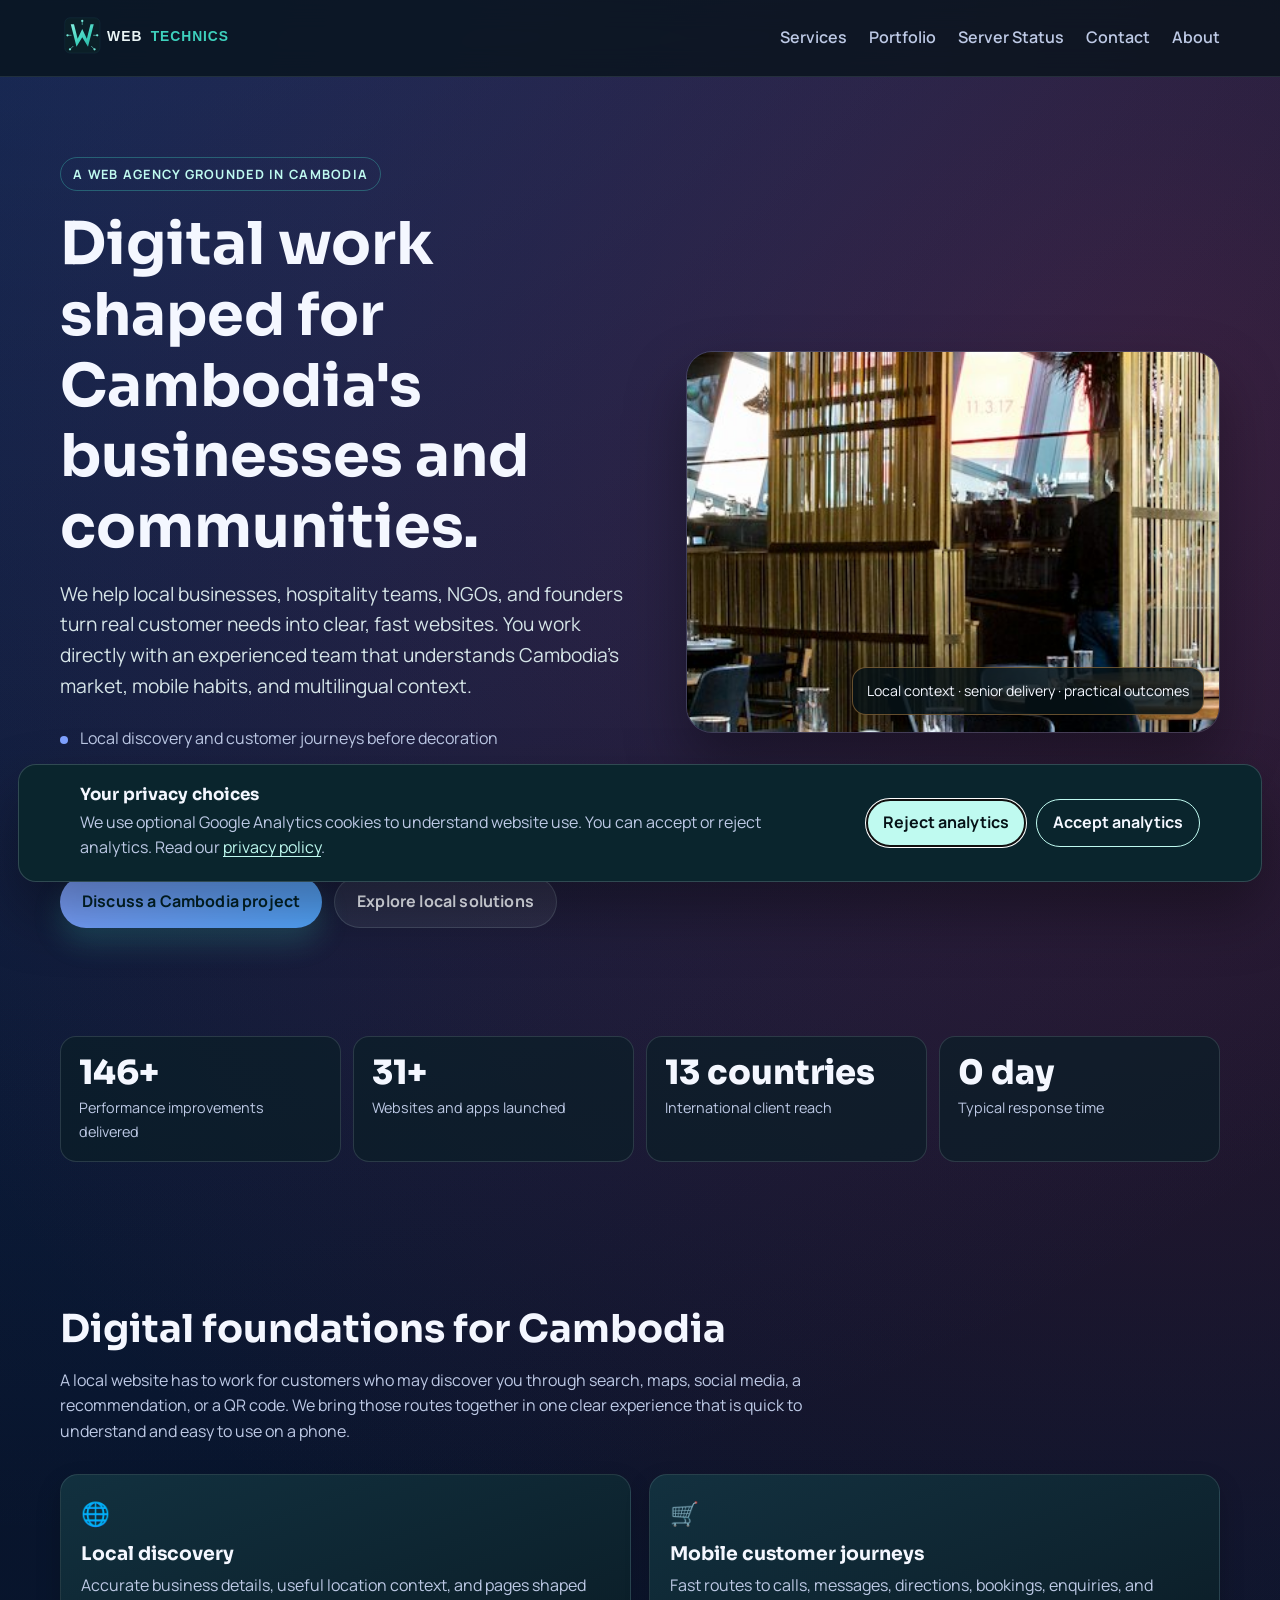
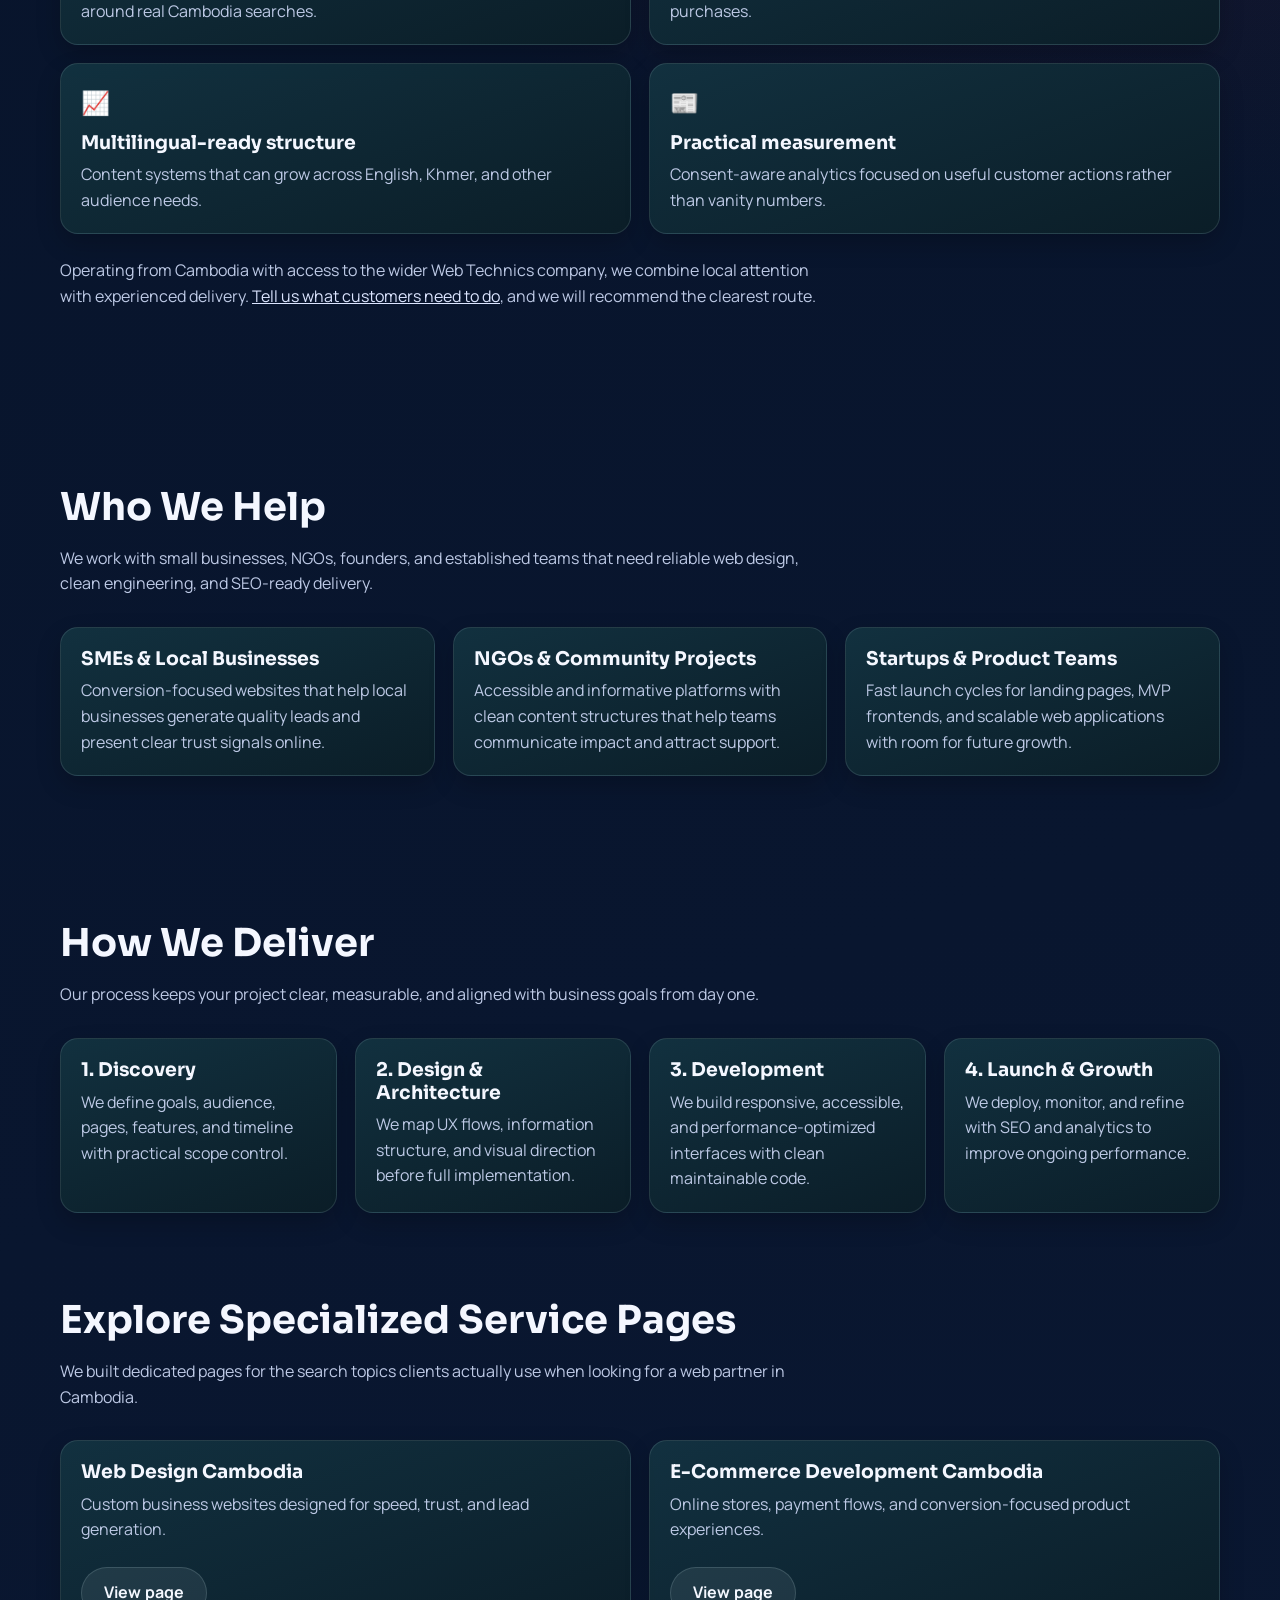
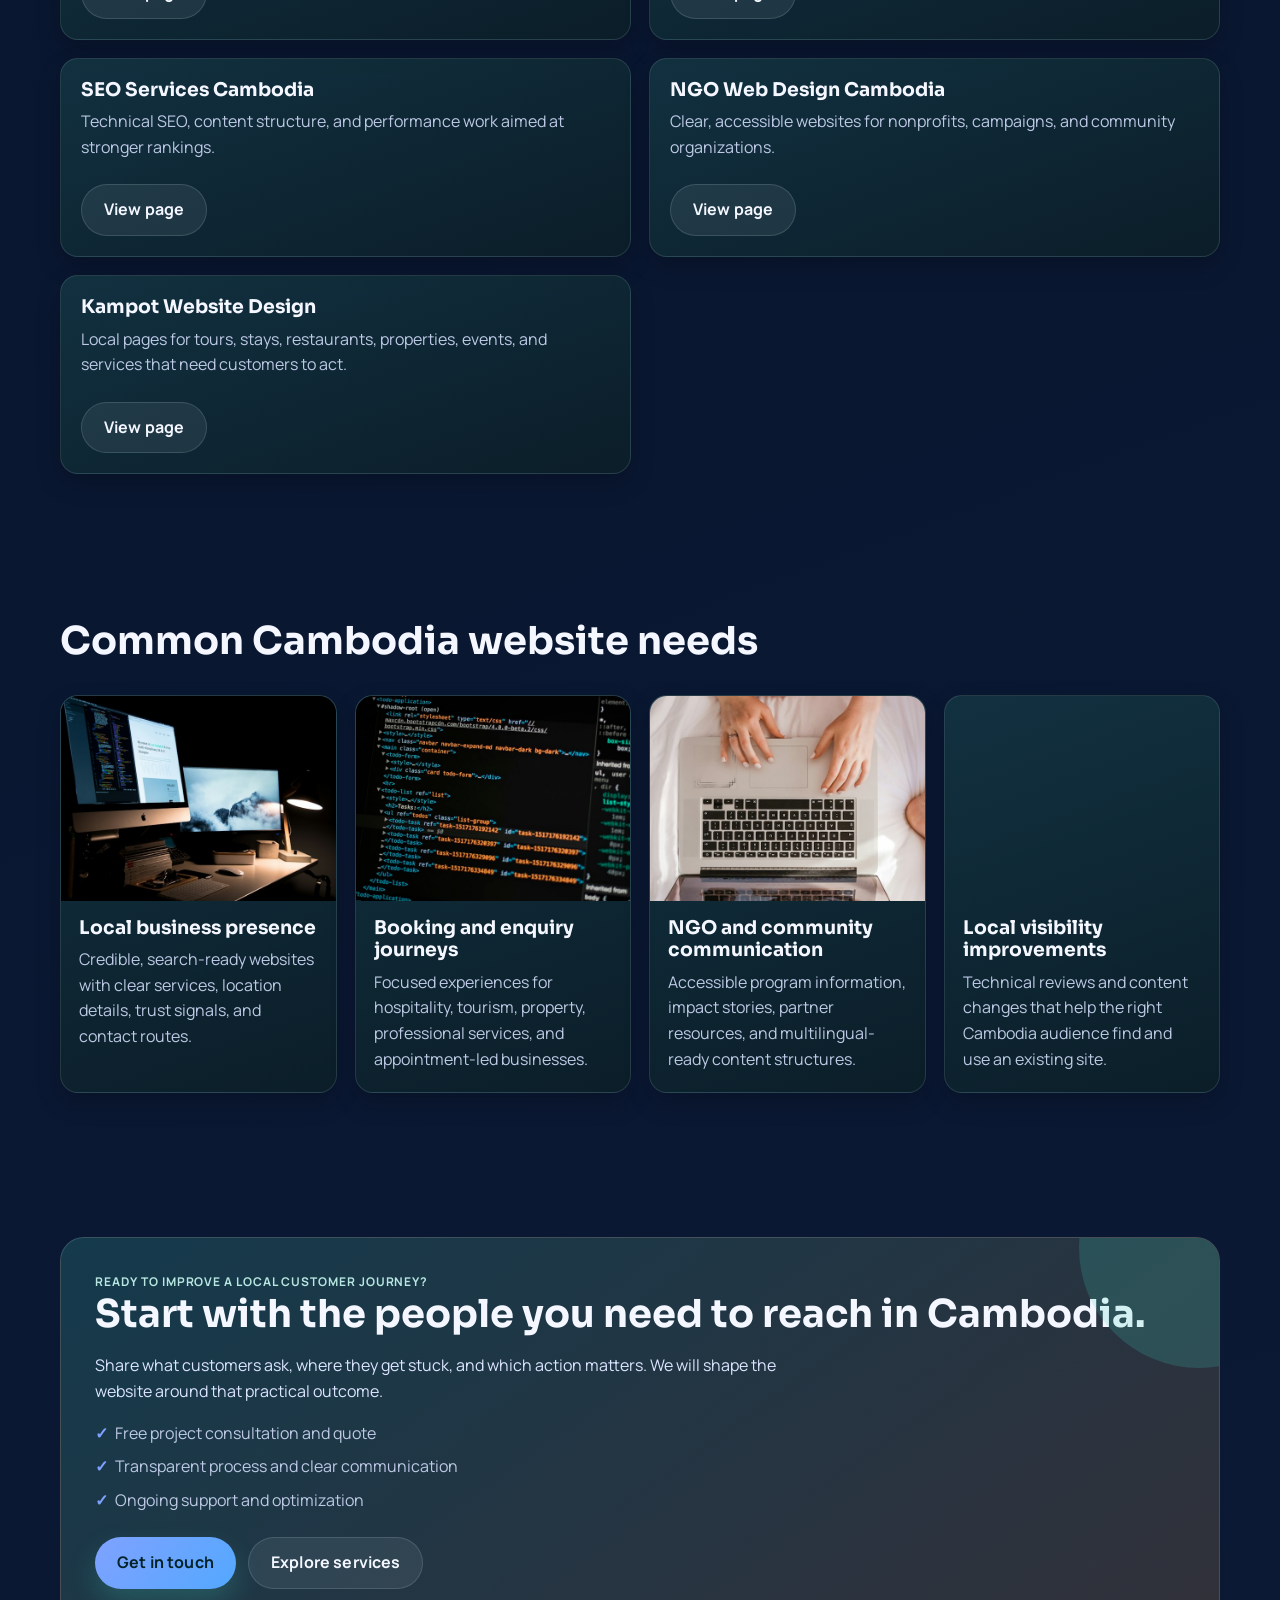
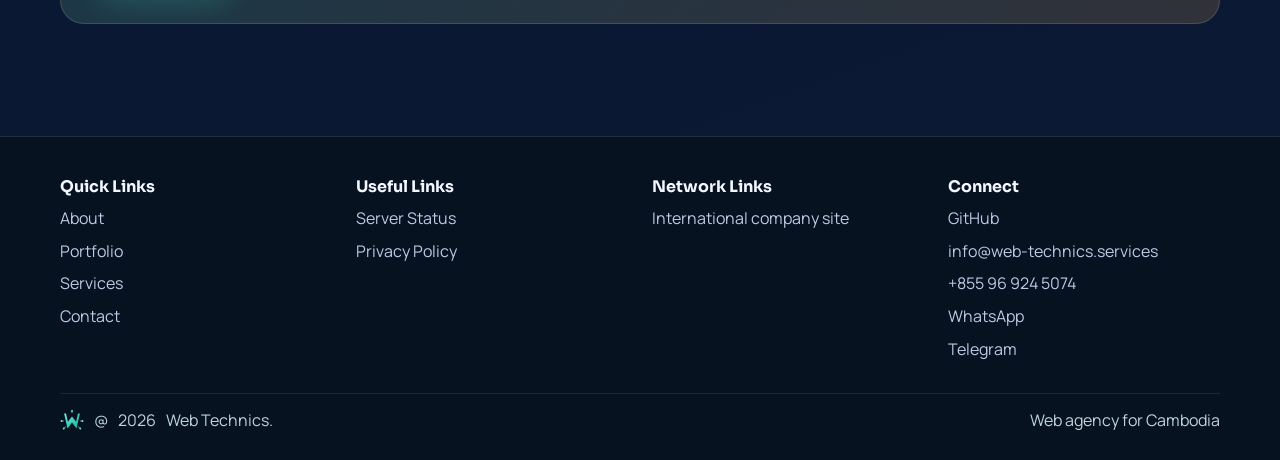
<file: index.html>
<!doctype html>
<html lang="en">
<head>
  <script src="consent.js" defer></script>
  <script src="analytics.js" defer></script>
  <meta charset="UTF-8">
  <meta name="viewport" content="width=device-width, initial-scale=1.0">
  <title>Web Agency Cambodia | Local Websites That Grow Business</title>
  <meta name="description" content="A Cambodia web agency helping local businesses, hospitality teams, NGOs, and founders build fast, credible websites that attract enquiries and support growth.">
  <meta name="robots" content="index, follow, max-image-preview:large, max-snippet:-1, max-video-preview:-1">
  <link rel="canonical" href="https://web-technics.com/">
  <meta property="og:type" content="website">
  <meta property="og:site_name" content="Web Technics Cambodia">
  <meta property="og:locale" content="en">
  <meta property="og:title" content="Web Agency Cambodia | Built for Local Growth">
  <meta property="og:description" content="Local context, senior web skills, and practical digital support for organizations across Cambodia.">
  <meta property="og:url" content="https://web-technics.com/">
  <meta property="og:image" content="https://web-technics.com/assets/branding/web-technics-social-card.svg">
  <meta property="og:image:alt" content="Web Technics Cambodia web design and digital services">
  <meta name="twitter:card" content="summary_large_image">
  <meta name="twitter:title" content="Web Agency Cambodia | Built for Local Growth">
  <meta name="twitter:description" content="Local context, senior web skills, and practical digital support for organizations across Cambodia.">
  <meta name="twitter:image" content="https://web-technics.com/assets/branding/web-technics-social-card.svg">
  <meta name="twitter:image:alt" content="Web Technics Cambodia web design and digital services">
  <link rel="preload" href="/styles.css" as="style">
  <link rel="preconnect" href="https://fonts.googleapis.com">
  <link rel="preconnect" href="https://fonts.gstatic.com" crossorigin>
  <link rel="preload" as="style" href="https://fonts.googleapis.com/css2?family=Manrope:wght@400;500;600;700;800&family=Sora:wght@500;600;700;800&display=swap">
  <link rel="stylesheet" href="https://fonts.googleapis.com/css2?family=Manrope:wght@400;500;600;700;800&family=Sora:wght@500;600;700;800&display=swap" media="print" onload="this.media='all'">
  <noscript><link rel="stylesheet" href="https://fonts.googleapis.com/css2?family=Manrope:wght@400;500;600;700;800&family=Sora:wght@500;600;700;800&display=swap"></noscript>
  <link rel="stylesheet" href="styles.css">
  <link rel="icon" type="image/svg+xml" href="assets/branding/web-technics-icon-favicon.svg">
  <script type="application/ld+json">
    {
      "@context": "https://schema.org",
      "@type": "Organization",
      "@id": "https://web-technics.com/#organization",
      "name": "Web Technics Cambodia",
      "legalName": "Web Technics",
      "url": "https://web-technics.com/",
      "logo": "https://web-technics.com/assets/branding/web-technics-logo-horizontal-light.svg",
      "telephone": "+855969245074",
      "email": "info@web-technics.services",
      "areaServed": [
        "Cambodia",
        "Kampot",
        "Phnom Penh",
        "Siem Reap"
      ],
      "sameAs": [
        "https://github.com/web-technics",
        "https://t.me/web_technics_services",
        "https://wa.me/855965345954"
      ]
    }
  </script>
  <script type="application/ld+json">
    {
      "@context": "https://schema.org",
      "@type": "WebSite",
      "@id": "https://web-technics.com/#website",
      "name": "Web Technics Cambodia",
      "url": "https://web-technics.com/",
      "inLanguage": "en",
      "publisher": {
        "@id": "https://web-technics.com/#organization"
      }
    }
  </script>
  <script type="application/ld+json">
    {
      "@context": "https://schema.org",
      "@type": "ProfessionalService",
      "name": "Web Technics",
      "url": "https://web-technics.com/",
      "image": "https://web-technics.com/assets/branding/web-technics-social-card.svg",
      "logo": "https://web-technics.com/assets/branding/web-technics-logo-horizontal-light.svg",
      "description": "Professional web design, web development, ecommerce, and SEO services for businesses, NGOs, and founders in Cambodia and internationally.",
      "telephone": "+855969245074",
      "email": "info@web-technics.services",
      "address": {
        "@type": "PostalAddress",
        "addressCountry": "KH"
      },
      "areaServed": [
        "Cambodia",
        "United Kingdom",
        "Worldwide"
      ],
      "sameAs": [
        "https://github.com/web-technics",
        "https://t.me/web_technics_services",
        "https://wa.me/855965345954"
      ]
    }
  </script>
</head>
<body>
  <header class="site-header">
    <div class="container header-inner">
      <a class="brand" href="index.html" aria-label="Web Technics home">
        <img class="brand-logo" src="assets/branding/web-technics-logo-horizontal.svg" alt="Web Technics logo" width="980" height="260" loading="eager" decoding="async" fetchpriority="high">
      </a>
      <button class="menu-toggle" aria-expanded="false" aria-label="Open menu">Menu</button>
      <nav class="nav-links" aria-label="Primary">
        <a href="services.html">Services</a>
        <a href="portfolio.html">Portfolio</a>
        <a href="server-status.html">Server Status</a>
        <a href="contact.html">Contact</a>
        <a href="about.html">About</a>
      </nav>
    </div>
  </header>

  <main>
    <section class="hero">
      <div class="container hero-grid">
        <div class="reveal">
          <span class="eyebrow">A web agency grounded in Cambodia</span>
          <h1>Digital work shaped for Cambodia's businesses and communities.</h1>
          <p class="lead">We help local businesses, hospitality teams, NGOs, and founders turn real customer needs into clear, fast websites. You work directly with an experienced team that understands Cambodia's market, mobile habits, and multilingual context.</p>
          <ul class="hero-points">
            <li>Local discovery and customer journeys before decoration</li>
            <li>Mobile-first delivery for customers on variable connections</li>
            <li>Direct communication from planning through launch</li>
            <li>Clear routes for local websites, SEO, ecommerce, and NGO work</li>
          </ul>
          <div class="actions">
            <a class="btn btn-primary" href="contact.html">Discuss a Cambodia project</a>
            <a class="btn btn-secondary" href="services.html">Explore local solutions</a>
          </div>
        </div>
        <div class="hero-media reveal">
          <div class="hero-image-wrap">
            <img src="assets/media/1517248135467-aa5b0559.jpg" alt="Web agency team working on digital strategy" width="1920" height="280" loading="lazy" decoding="async">
          </div>
          <div class="floating-chip">Local context · senior delivery · practical outcomes</div>
        </div>
      </div>
    </section>

    <section class="section stats-band">
      <div class="container reveal">
        <div class="stats-grid">
          <article class="stat-card">
            <p class="stat-value" data-count="150" data-suffix="+">0+</p>
            <p class="stat-label">Performance improvements delivered</p>
          </article>
          <article class="stat-card">
            <p class="stat-value" data-count="32" data-suffix="+">0+</p>
            <p class="stat-label">Websites and apps launched</p>
          </article>
          <article class="stat-card">
            <p class="stat-value" data-count="14" data-suffix=" countries">0 countries</p>
            <p class="stat-label">International client reach</p>
          </article>
          <article class="stat-card">
            <p class="stat-value" data-count="1" data-suffix=" day">0 day</p>
            <p class="stat-label">Typical response time</p>
          </article>
        </div>
      </div>
    </section>

    <section class="section">
      <div class="container">
        <div class="section-head reveal">
          <h2>Digital foundations for Cambodia</h2>
          <p>A local website has to work for customers who may discover you through search, maps, social media, a recommendation, or a QR code. We bring those routes together in one clear experience that is quick to understand and easy to use on a phone.</p>
        </div>
        <div class="grid cols-2">
          <article class="card reveal">
            <div class="icon-line">🌐</div>
            <h3>Local discovery</h3>
            <p>Accurate business details, useful location context, and pages shaped around real Cambodia searches.</p>
          </article>
          <article class="card reveal">
            <div class="icon-line">🛒</div>
            <h3>Mobile customer journeys</h3>
            <p>Fast routes to calls, messages, directions, bookings, enquiries, and purchases.</p>
          </article>
          <article class="card reveal">
            <div class="icon-line">📈</div>
            <h3>Multilingual-ready structure</h3>
            <p>Content systems that can grow across English, Khmer, and other audience needs.</p>
          </article>
          <article class="card reveal">
            <div class="icon-line">📰</div>
            <h3>Practical measurement</h3>
            <p>Consent-aware analytics focused on useful customer actions rather than vanity numbers.</p>
          </article>
        </div>
        <div class="section-head reveal" style="margin-top: 24px;">
          <p>Operating from Cambodia with access to the wider Web Technics company, we combine local attention with experienced delivery. <a href="contact.html" style="color:#dce5ff; text-decoration:underline;">Tell us what customers need to do</a>, and we will recommend the clearest route.</p>
        </div>
      </div>
    </section>

    <section class="section">
      <div class="container">
        <div class="section-head reveal">
          <h2>Who We Help</h2>
          <p>We work with small businesses, NGOs, founders, and established teams that need reliable web design, clean engineering, and SEO-ready delivery.</p>
        </div>
        <div class="grid cols-3">
          <article class="card reveal">
            <h3>SMEs & Local Businesses</h3>
            <p>Conversion-focused websites that help local businesses generate quality leads and present clear trust signals online.</p>
          </article>
          <article class="card reveal">
            <h3>NGOs & Community Projects</h3>
            <p>Accessible and informative platforms with clean content structures that help teams communicate impact and attract support.</p>
          </article>
          <article class="card reveal">
            <h3>Startups & Product Teams</h3>
            <p>Fast launch cycles for landing pages, MVP frontends, and scalable web applications with room for future growth.</p>
          </article>
        </div>
      </div>
    </section>

    <section class="section">
      <div class="container">
        <div class="section-head reveal">
          <h2>How We Deliver</h2>
          <p>Our process keeps your project clear, measurable, and aligned with business goals from day one.</p>
        </div>
        <div class="grid cols-4">
          <article class="card reveal"><h3>1. Discovery</h3><p>We define goals, audience, pages, features, and timeline with practical scope control.</p></article>
          <article class="card reveal"><h3>2. Design & Architecture</h3><p>We map UX flows, information structure, and visual direction before full implementation.</p></article>
          <article class="card reveal"><h3>3. Development</h3><p>We build responsive, accessible, and performance-optimized interfaces with clean maintainable code.</p></article>
          <article class="card reveal"><h3>4. Launch & Growth</h3><p>We deploy, monitor, and refine with SEO and analytics to improve ongoing performance.</p></article>
        </div>
      </div>
    </section>

    <section class="section" style="padding-top: 12px;">
      <div class="container">
        <div class="section-head reveal">
          <h2>Explore Specialized Service Pages</h2>
          <p>We built dedicated pages for the search topics clients actually use when looking for a web partner in Cambodia.</p>
        </div>
        <div class="grid cols-2">
          <article class="card reveal">
            <h3>Web Design Cambodia</h3>
            <p>Custom business websites designed for speed, trust, and lead generation.</p>
            <div class="actions"><a class="btn btn-secondary" href="web-design-cambodia.html">View page</a></div>
          </article>
          <article class="card reveal">
            <h3>E-Commerce Development Cambodia</h3>
            <p>Online stores, payment flows, and conversion-focused product experiences.</p>
            <div class="actions"><a class="btn btn-secondary" href="ecommerce-development-cambodia.html">View page</a></div>
          </article>
          <article class="card reveal">
            <h3>SEO Services Cambodia</h3>
            <p>Technical SEO, content structure, and performance work aimed at stronger rankings.</p>
            <div class="actions"><a class="btn btn-secondary" href="seo-services-cambodia.html">View page</a></div>
          </article>
          <article class="card reveal">
            <h3>NGO Web Design Cambodia</h3>
            <p>Clear, accessible websites for nonprofits, campaigns, and community organizations.</p>
            <div class="actions"><a class="btn btn-secondary" href="ngo-web-design-cambodia.html">View page</a></div>
          </article>
          <article class="card reveal">
            <h3>Kampot Website Design</h3>
            <p>Local pages for tours, stays, restaurants, properties, events, and services that need customers to act.</p>
            <div class="actions"><a class="btn btn-secondary" href="kampot-landing-page.html">View page</a></div>
          </article>
        </div>
      </div>
    </section>

    <section class="section">
      <div class="container">
        <div class="section-head reveal">
          <h2>Common Cambodia website needs</h2>
        </div>
        <div class="grid cols-4">
          <article class="card media-card reveal">
            <img src="assets/media/1467232004584-71cd661b.jpg" alt="Modern website interface on desktop screen" width="800" height="480" loading="lazy" decoding="async">
            <div class="media-body">
              <h3>Local business presence</h3>
              <p>Credible, search-ready websites with clear services, location details, trust signals, and contact routes.</p>
            </div>
          </article>
          <article class="card media-card reveal">
            <img src="assets/media/1518773553398-6e261db6.jpg" alt="Software developer building web application" width="800" height="480" loading="lazy" decoding="async">
            <div class="media-body">
              <h3>Booking and enquiry journeys</h3>
              <p>Focused experiences for hospitality, tourism, property, professional services, and appointment-led businesses.</p>
            </div>
          </article>
          <article class="card media-card reveal">
            <img src="assets/media/1545239351-15291c4a.jpg" alt="Design system and interface components on screen" width="800" height="480" loading="lazy" decoding="async">
            <div class="media-body">
              <h3>NGO and community communication</h3>
              <p>Accessible program information, impact stories, partner resources, and multilingual-ready content structures.</p>
            </div>
          </article>
          <article class="card media-card reveal">
            <img src="assets/media/1551288049-73357e30.jpg" alt="SEO and analytics dashboard with performance charts" width="800" height="480" loading="lazy" decoding="async">
            <div class="media-body">
              <h3>Local visibility improvements</h3>
              <p>Technical reviews and content changes that help the right Cambodia audience find and use an existing site.</p>
            </div>
          </article>
        </div>
      </div>
    </section>

    <section class="section">
      <div class="container reveal">
        <div class="cta-band">
          <p class="kicker">Ready to improve a local customer journey?</p>
          <h2>Start with the people you need to reach in Cambodia.</h2>
          <p style="margin-top: 12px; color: #dce5ff; max-width: 720px;">Share what customers ask, where they get stuck, and which action matters. We will shape the website around that practical outcome.</p>
          <ul class="list-clean">
            <li>Free project consultation and quote</li>
            <li>Transparent process and clear communication</li>
            <li>Ongoing support and optimization</li>
          </ul>
          <div class="actions">
            <a class="btn btn-primary" href="contact.html">Get in touch</a>
            <a class="btn btn-secondary" href="services.html">Explore services</a>
          </div>
        </div>
      </div>
    </section>
  </main>

  <footer class="site-footer">
    <div class="container footer-grid">
      <div class="footer-col">
        <h3>Quick Links</h3>
        <a href="about.html">About</a>
        <a href="portfolio.html">Portfolio</a>
        <a href="services.html">Services</a>
        <a href="contact.html">Contact</a>
      </div>
      <div class="footer-col">
        <h3>Useful Links</h3>
        <a href="server-status.html">Server Status</a>
        <a href="privacy.html">Privacy Policy</a>
      </div>
      <div class="footer-col">
        <h3>Network Links</h3>
        <a href="https://web-technics.services/">International company site</a>
      </div>
      <div class="footer-col">
        <h3>Connect</h3>
        <a href="https://github.com/web-technics" target="_blank" rel="noreferrer">GitHub</a>
        <a href="mailto:info@web-technics.services">info@web-technics.services</a>
        <a href="tel:+855969245074">+855 96 924 5074</a>
        <a href="https://wa.me/855965345954" target="_blank" rel="noreferrer">WhatsApp</a>
        <a href="https://t.me/web_technics_services" target="_blank" rel="noreferrer">Telegram</a>
      </div>
    </div>
    <div class="container footer-bottom">
      <p class="footer-signature"><img class="footer-logo" src="assets/branding/web-technics-icon-favicon.svg" alt="Web Technics icon" width="64" height="64" loading="lazy" decoding="async">@<span data-year></span> Web Technics.</p>
      <p>Web agency for Cambodia</p>
    </div>
  </footer>

  <script src="app.js" defer></script>
</body>
</html>
</file>
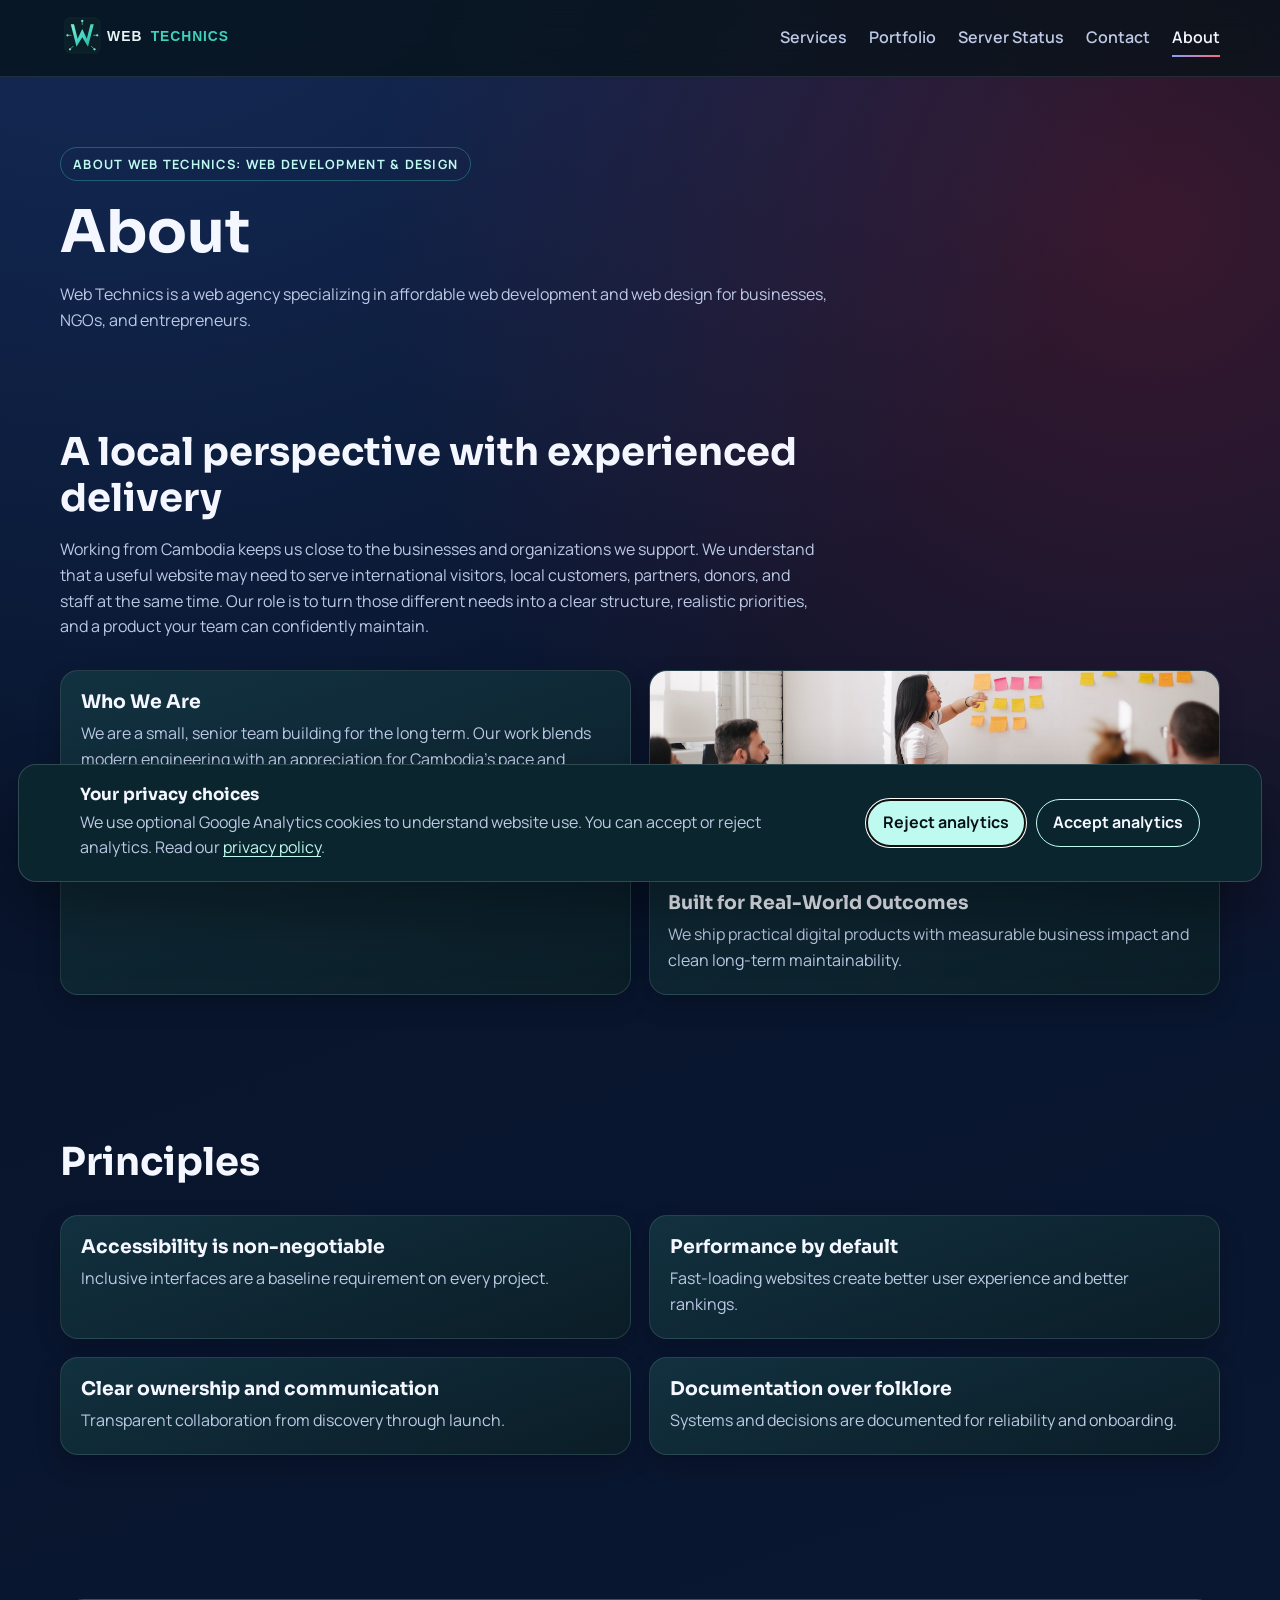
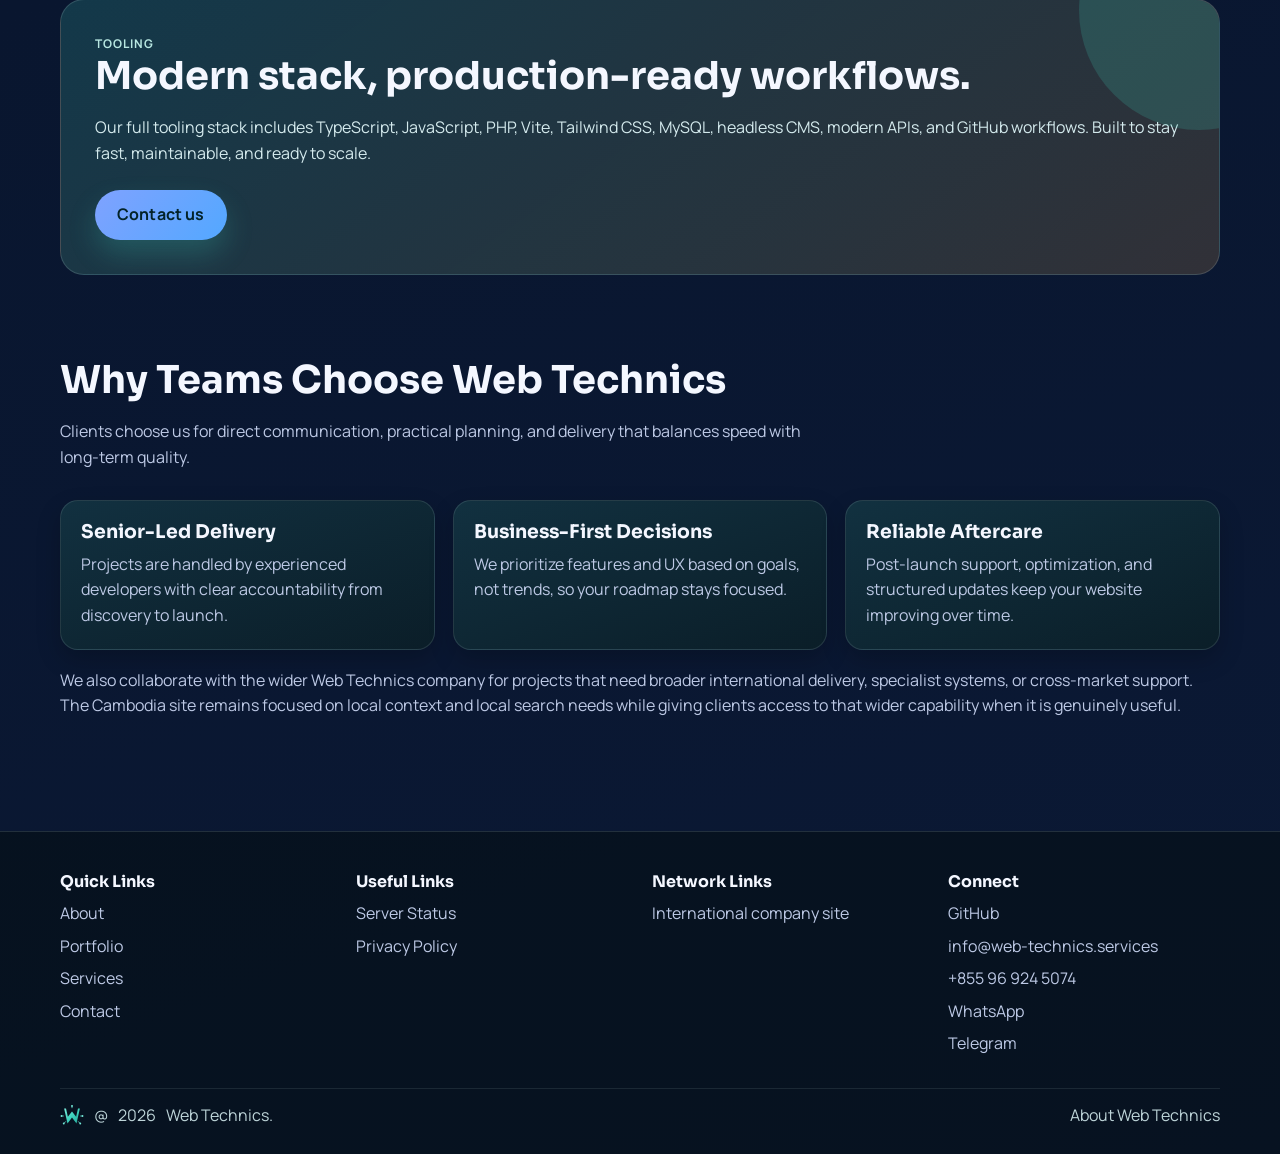
<file: about.html>
<!doctype html>
<html lang="en">
<head>
  <script src="consent.js" defer></script>
  <script src="analytics.js" defer></script>
  <meta charset="UTF-8">
  <meta name="viewport" content="width=device-width, initial-scale=1.0">
  <title>Cambodia Web Agency Team | Local Knowledge, Senior Skills</title>
  <meta name="description" content="Meet a Cambodia web agency team combining local context, direct communication, and senior design and development experience for durable, useful digital work.">
  <meta name="robots" content="index, follow, max-image-preview:large, max-snippet:-1, max-video-preview:-1">
  <link rel="canonical" href="https://web-technics.com/about.html">
  <meta property="og:type" content="website">
  <meta property="og:site_name" content="Web Technics Cambodia">
  <meta property="og:locale" content="en">
  <meta property="og:title" content="Cambodia Web Agency Team | Local Knowledge, Senior Skills">
  <meta property="og:description" content="Meet a Cambodia web agency team combining local context, direct communication, and senior design and development experience for durable, useful digital work.">
  <meta property="og:url" content="https://web-technics.com/about.html">
  <meta property="og:image" content="https://web-technics.com/assets/branding/web-technics-social-card.svg">
  <meta property="og:image:alt" content="Web Technics Cambodia web design and digital services">
  <meta name="twitter:card" content="summary_large_image">
  <meta name="twitter:title" content="Cambodia Web Agency Team | Local Knowledge, Senior Skills">
  <meta name="twitter:description" content="Meet a Cambodia web agency team combining local context, direct communication, and senior design and development experience for durable, useful digital work.">
  <meta name="twitter:image" content="https://web-technics.com/assets/branding/web-technics-social-card.svg">
  <meta name="twitter:image:alt" content="Web Technics Cambodia web design and digital services">
  <link rel="preconnect" href="https://fonts.googleapis.com">
  <link rel="preconnect" href="https://fonts.gstatic.com" crossorigin>
  <link rel="preload" as="style" href="https://fonts.googleapis.com/css2?family=Manrope:wght@400;500;600;700;800&family=Sora:wght@500;600;700;800&display=swap">
  <link rel="stylesheet" href="https://fonts.googleapis.com/css2?family=Manrope:wght@400;500;600;700;800&family=Sora:wght@500;600;700;800&display=swap" media="print" onload="this.media='all'">
  <noscript><link rel="stylesheet" href="https://fonts.googleapis.com/css2?family=Manrope:wght@400;500;600;700;800&family=Sora:wght@500;600;700;800&display=swap"></noscript>
  <link rel="stylesheet" href="styles.css">
  <link rel="icon" type="image/svg+xml" href="assets/branding/web-technics-icon-favicon.svg">
  <script type="application/ld+json">
    {
      "@context": "https://schema.org",
      "@type": "BreadcrumbList",
      "itemListElement": [
        {
          "@type": "ListItem",
          "position": 1,
          "name": "Home",
          "item": "https://web-technics.com/"
        },
        {
          "@type": "ListItem",
          "position": 2,
          "name": "Our team"
        }
      ]
    }
  </script>
  <script type="application/ld+json">
    {
      "@context": "https://schema.org",
      "@type": "AboutPage",
      "name": "About Web Technics",
      "url": "https://web-technics.com/about.html",
      "description": "About the Web Technics team, principles, and development practices."
    }
  </script>
</head>
<body>
  <header class="site-header">
    <div class="container header-inner">
      <a class="brand" href="index.html" aria-label="Web Technics home">
        <img class="brand-logo" src="assets/branding/web-technics-logo-horizontal.svg" alt="Web Technics logo" width="980" height="260" loading="eager" decoding="async" fetchpriority="high">
      </a>
      <button class="menu-toggle" aria-expanded="false" aria-label="Open menu">Menu</button>
      <nav class="nav-links" aria-label="Primary">
        <a href="services.html">Services</a>
        <a href="portfolio.html">Portfolio</a>
        <a href="server-status.html">Server Status</a>
        <a href="contact.html">Contact</a>
        <a class="active" href="about.html">About</a>
      </nav>
    </div>
  </header>

  <main>
    <section class="page-hero">
      <div class="container reveal">
        <span class="eyebrow">About Web Technics: Web Development & Design</span>
        <h1 style="margin-top:16px;">About</h1>
        <p>Web Technics is a web agency specializing in affordable web development and web design for businesses, NGOs, and entrepreneurs.</p>
      </div>
    </section>

    <section class="section">
      <div class="container">
        <div class="section-head reveal">
          <h2>A local perspective with experienced delivery</h2>
          <p>Working from Cambodia keeps us close to the businesses and organizations we support. We understand that a useful website may need to serve international visitors, local customers, partners, donors, and staff at the same time. Our role is to turn those different needs into a clear structure, realistic priorities, and a product your team can confidently maintain.</p>
        </div>
        <div class="grid cols-2">
          <article class="card reveal">
            <h3>Who We Are</h3>
            <p>We are a small, senior team building for the long term. Our work blends modern engineering with an appreciation for Cambodia's pace and context.</p>
          </article>
          <article class="card media-card reveal">
            <img src="assets/media/1552664730-bad6d8eb.jpg" alt="Professional web agency team in planning session" width="1200" height="400" loading="lazy" decoding="async">
            <div class="media-body">
              <h3>Built for Real-World Outcomes</h3>
              <p>We ship practical digital products with measurable business impact and clean long-term maintainability.</p>
            </div>
          </article>
        </div>
      </div>
    </section>

    <section class="section">
      <div class="container reveal">
        <div class="section-head">
          <h2>Principles</h2>
        </div>
        <div class="grid cols-2">
          <article class="card"><h3>Accessibility is non-negotiable</h3><p>Inclusive interfaces are a baseline requirement on every project.</p></article>
          <article class="card"><h3>Performance by default</h3><p>Fast-loading websites create better user experience and better rankings.</p></article>
          <article class="card"><h3>Clear ownership and communication</h3><p>Transparent collaboration from discovery through launch.</p></article>
          <article class="card"><h3>Documentation over folklore</h3><p>Systems and decisions are documented for reliability and onboarding.</p></article>
        </div>
      </div>
    </section>

    <section class="section">
      <div class="container reveal">
        <div class="cta-band">
          <p class="kicker">Tooling</p>
          <h2>Modern stack, production-ready workflows.</h2>
          <p style="margin-top: 12px; color: #d4eaed;">Our full tooling stack includes TypeScript, JavaScript, PHP, Vite, Tailwind CSS, MySQL, headless CMS, modern APIs, and GitHub workflows. Built to stay fast, maintainable, and ready to scale.</p>
          <div class="actions">
            <a class="btn btn-primary" href="contact.html">Contact us</a>
          </div>
        </div>
      </div>
    </section>

    <section class="section" style="padding-top: 10px;">
      <div class="container reveal">
        <div class="section-head">
          <h2>Why Teams Choose Web Technics</h2>
          <p>Clients choose us for direct communication, practical planning, and delivery that balances speed with long-term quality.</p>
        </div>
        <div class="grid cols-3">
          <article class="card"><h3>Senior-Led Delivery</h3><p>Projects are handled by experienced developers with clear accountability from discovery to launch.</p></article>
          <article class="card"><h3>Business-First Decisions</h3><p>We prioritize features and UX based on goals, not trends, so your roadmap stays focused.</p></article>
          <article class="card"><h3>Reliable Aftercare</h3><p>Post-launch support, optimization, and structured updates keep your website improving over time.</p></article>
        </div>
        <p style="margin-top:18px; color:var(--muted);">We also collaborate with the wider Web Technics company for projects that need broader international delivery, specialist systems, or cross-market support. The Cambodia site remains focused on local context and local search needs while giving clients access to that wider capability when it is genuinely useful.</p>
      </div>
    </section>
  </main>

  <footer class="site-footer">
    <div class="container footer-grid">
      <div class="footer-col">
        <h3>Quick Links</h3>
        <a href="about.html">About</a>
        <a href="portfolio.html">Portfolio</a>
        <a href="services.html">Services</a>
        <a href="contact.html">Contact</a>
      </div>
      <div class="footer-col">
        <h3>Useful Links</h3>
        <a href="server-status.html">Server Status</a>
        <a href="privacy.html">Privacy Policy</a>
      </div>
      <div class="footer-col">
        <h3>Network Links</h3>
        <a href="https://web-technics.services/">International company site</a>
      </div>
      <div class="footer-col">
        <h3>Connect</h3>
        <a href="https://github.com/web-technics" target="_blank" rel="noreferrer">GitHub</a>
        <a href="mailto:info@web-technics.services">info@web-technics.services</a>
        <a href="tel:+855969245074">+855 96 924 5074</a>
        <a href="https://wa.me/855965345954" target="_blank" rel="noreferrer">WhatsApp</a>
        <a href="https://t.me/web_technics_services" target="_blank" rel="noreferrer">Telegram</a>
      </div>
    </div>
    <div class="container footer-bottom">
      <p class="footer-signature"><img class="footer-logo" src="assets/branding/web-technics-icon-favicon.svg" alt="Web Technics icon" width="64" height="64" loading="lazy" decoding="async">@<span data-year></span> Web Technics.</p>
      <p>About Web Technics</p>
    </div>
  </footer>

  <script src="app.js" defer></script>
</body>
</html>
</file>
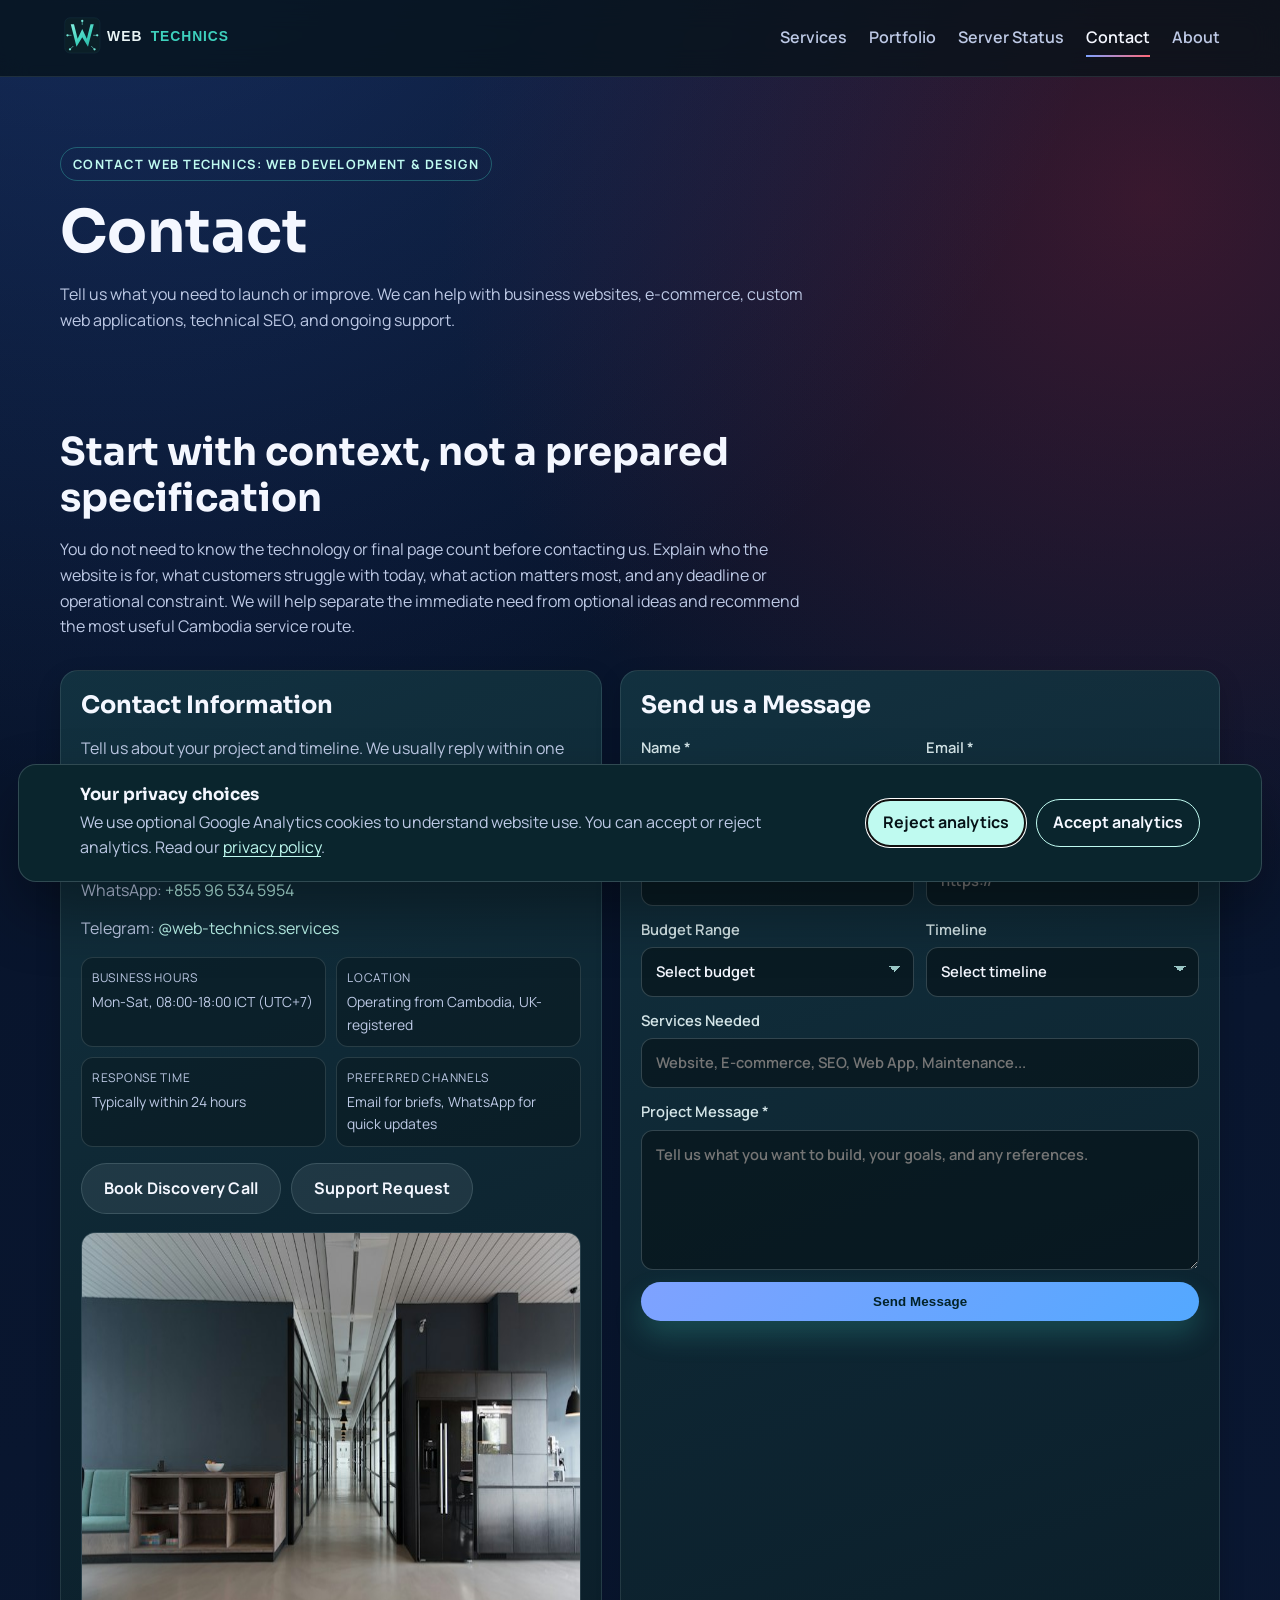
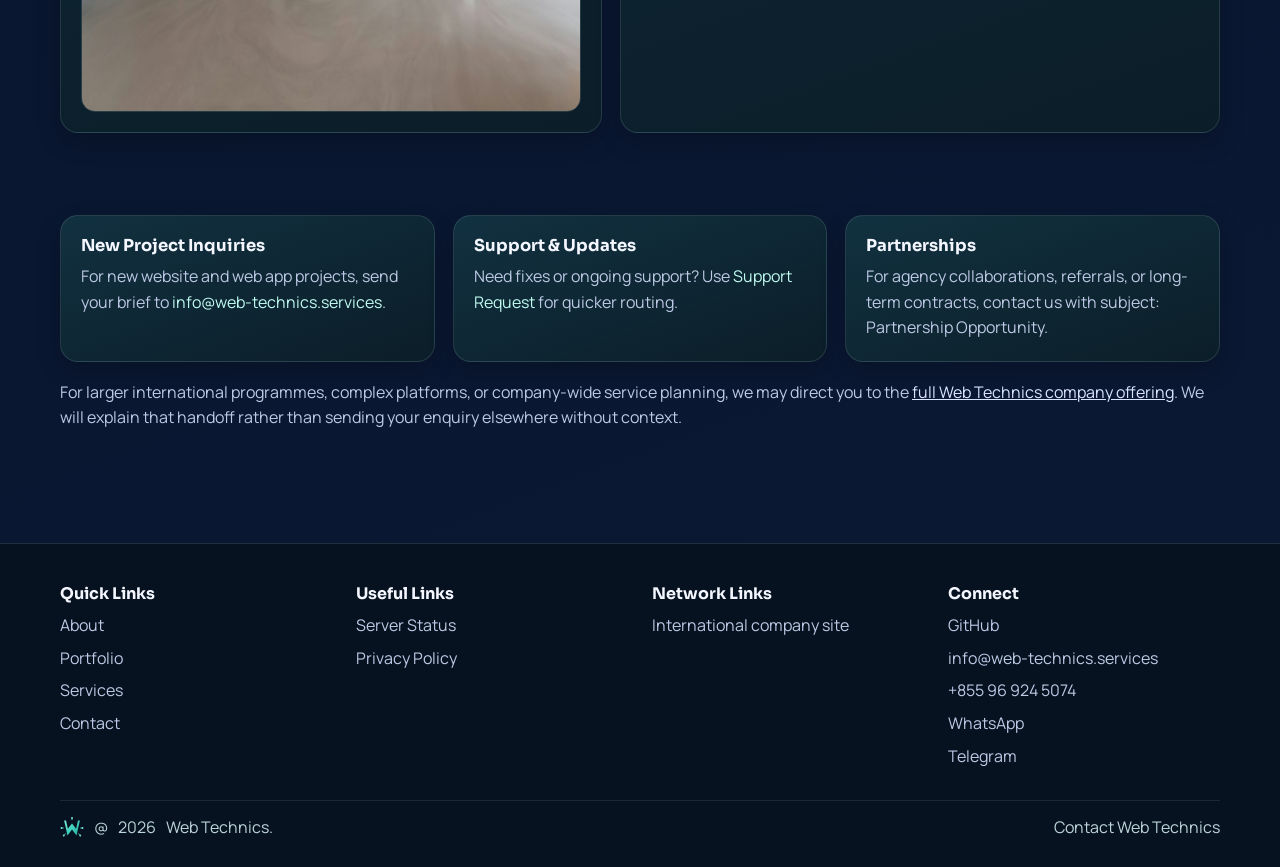
<file: contact.html>
<!doctype html>
<html lang="en">
<head>
  <script src="consent.js" defer></script>
  <script src="analytics.js" defer></script>
  <meta charset="UTF-8">
  <meta name="viewport" content="width=device-width, initial-scale=1.0">
  <title>Website Project Consultation Cambodia | Start a Conversation</title>
  <meta name="description" content="Request a website project consultation in Cambodia. Share your goals, audience, timeline, and current challenges with a local team that replies within one day.">
  <meta name="robots" content="index, follow, max-image-preview:large, max-snippet:-1, max-video-preview:-1">
  <link rel="canonical" href="https://web-technics.com/contact.html">
  <meta property="og:type" content="website">
  <meta property="og:site_name" content="Web Technics Cambodia">
  <meta property="og:locale" content="en">
  <meta property="og:title" content="Website Project Consultation Cambodia | Start a Conversation">
  <meta property="og:description" content="Request a website project consultation in Cambodia. Share your goals, audience, timeline, and current challenges with a local team that replies within one day.">
  <meta property="og:url" content="https://web-technics.com/contact.html">
  <meta property="og:image" content="https://web-technics.com/assets/branding/web-technics-social-card.svg">
  <meta property="og:image:alt" content="Web Technics Cambodia web design and digital services">
  <meta name="twitter:card" content="summary_large_image">
  <meta name="twitter:title" content="Website Project Consultation Cambodia | Start a Conversation">
  <meta name="twitter:description" content="Request a website project consultation in Cambodia. Share your goals, audience, timeline, and current challenges with a local team that replies within one day.">
  <meta name="twitter:image" content="https://web-technics.com/assets/branding/web-technics-social-card.svg">
  <meta name="twitter:image:alt" content="Web Technics Cambodia web design and digital services">
  <link rel="preconnect" href="https://fonts.googleapis.com">
  <link rel="preconnect" href="https://fonts.gstatic.com" crossorigin>
  <link rel="preload" as="style" href="https://fonts.googleapis.com/css2?family=Manrope:wght@400;500;600;700;800&family=Sora:wght@500;600;700;800&display=swap">
  <link rel="stylesheet" href="https://fonts.googleapis.com/css2?family=Manrope:wght@400;500;600;700;800&family=Sora:wght@500;600;700;800&display=swap" media="print" onload="this.media='all'">
  <noscript><link rel="stylesheet" href="https://fonts.googleapis.com/css2?family=Manrope:wght@400;500;600;700;800&family=Sora:wght@500;600;700;800&display=swap"></noscript>
  <link rel="stylesheet" href="styles.css">
  <link rel="icon" type="image/svg+xml" href="assets/branding/web-technics-icon-favicon.svg">
  <script type="application/ld+json">
    {
      "@context": "https://schema.org",
      "@type": "BreadcrumbList",
      "itemListElement": [
        {
          "@type": "ListItem",
          "position": 1,
          "name": "Home",
          "item": "https://web-technics.com/"
        },
        {
          "@type": "ListItem",
          "position": 2,
          "name": "Start a conversation"
        }
      ]
    }
  </script>
  <script type="application/ld+json">
    {
      "@context": "https://schema.org",
      "@type": "ContactPage",
      "name": "Contact Web Technics",
      "url": "https://web-technics.com/contact.html",
      "mainEntity": {
        "@type": "Organization",
        "name": "Web Technics",
        "email": "info@web-technics.services",
        "telephone": "+855969245074",
        "sameAs": [
          "https://wa.me/855965345954",
          "https://t.me/web_technics_services"
        ]
      }
    }
  </script>
</head>
<body>
  <header class="site-header">
    <div class="container header-inner">
      <a class="brand" href="index.html" aria-label="Web Technics home">
        <img class="brand-logo" src="assets/branding/web-technics-logo-horizontal.svg" alt="Web Technics logo" width="980" height="260" loading="eager" decoding="async" fetchpriority="high">
      </a>
      <button class="menu-toggle" aria-expanded="false" aria-label="Open menu">Menu</button>
      <nav class="nav-links" aria-label="Primary">
        <a href="services.html">Services</a>
        <a href="portfolio.html">Portfolio</a>
        <a href="server-status.html">Server Status</a>
        <a class="active" href="contact.html">Contact</a>
        <a href="about.html">About</a>
      </nav>
    </div>
  </header>

  <main>
    <section class="page-hero">
      <div class="container reveal">
        <span class="eyebrow">Contact Web Technics: Web Development & Design</span>
        <h1 style="margin-top:16px;">Contact</h1>
        <p>Tell us what you need to launch or improve. We can help with business websites, e-commerce, custom web applications, technical SEO, and ongoing support.</p>
      </div>
    </section>

    <section class="section">
      <div class="container">
        <div class="section-head reveal">
          <h2>Start with context, not a prepared specification</h2>
          <p>You do not need to know the technology or final page count before contacting us. Explain who the website is for, what customers struggle with today, what action matters most, and any deadline or operational constraint. We will help separate the immediate need from optional ideas and recommend the most useful Cambodia service route.</p>
        </div>
      </div>
      <div class="container contact-wrap">
        <aside class="contact-info reveal">
          <div class="card">
            <h2 style="font-size: 1.5rem;">Contact Information</h2>
            <p style="color: var(--muted); margin-top: 8px;">Tell us about your project and timeline. We usually reply within one business day, often faster for WhatsApp and Telegram.</p>
            <ul class="contact-list" style="margin-top: 16px;">
              <li>Email: <a href="mailto:info@web-technics.services" style="color:#bffaf0;">info@web-technics.services</a></li>
              <li>Mobile: <a href="tel:+855969245074" style="color:#bffaf0;">+855 96 924 5074</a></li>
              <li>WhatsApp: <a href="https://wa.me/855965345954" style="color:#bffaf0;" target="_blank" rel="noreferrer">+855 96 534 5954</a></li>
              <li>Telegram: <a href="https://t.me/web_technics_services" style="color:#bffaf0;" target="_blank" rel="noreferrer">@web-technics.services</a></li>
            </ul>
            <div class="meta-grid" style="margin-top: 16px;">
              <div class="meta-item">
                <p class="meta-label">Business Hours</p>
                <p class="meta-value">Mon-Sat, 08:00-18:00 ICT (UTC+7)</p>
              </div>
              <div class="meta-item">
                <p class="meta-label">Location</p>
                <p class="meta-value">Operating from Cambodia, UK-registered</p>
              </div>
              <div class="meta-item">
                <p class="meta-label">Response Time</p>
                <p class="meta-value">Typically within 24 hours</p>
              </div>
              <div class="meta-item">
                <p class="meta-label">Preferred Channels</p>
                <p class="meta-value">Email for briefs, WhatsApp for quick updates</p>
              </div>
            </div>
            <div class="quick-actions" style="margin-top: 16px;">
              <a class="btn btn-secondary" href="mailto:info@web-technics.services?subject=Discovery%20Call%20Request">Book Discovery Call</a>
              <a class="btn btn-secondary" href="mailto:info@web-technics.services?subject=Website%20Support%20Request">Support Request</a>
            </div>
            <img src="assets/media/1497366216548-fdd0e51f.jpg" alt="Modern office workspace for digital projects" style="margin-top: 18px; border-radius: 14px; border: 1px solid rgba(169,194,199,0.18);" width="800" height="480" loading="lazy" decoding="async">
          </div>
        </aside>

        <div class="card reveal">
          <h2 style="font-size: 1.5rem;">Send us a Message</h2>
          <form action="mailto:info@web-technics.services" method="post" enctype="text/plain" data-contact-form data-form-name="project_enquiry">
            <div class="field-grid">
              <label>
                Name *
                <input type="text" name="name" required>
              </label>
              <label>
                Email *
                <input type="email" name="email" required>
              </label>
              <label>
                Company
                <input type="text" name="company">
              </label>
              <label>
                Website URL
                <input type="url" name="website" placeholder="https://">
              </label>
              <label>
                Budget Range
                <select name="budget">
                  <option value="">Select budget</option>
                  <option value="under-1k">Under $1,000</option>
                  <option value="1k-3k">$1,000 - $3,000</option>
                  <option value="3k-8k">$3,000 - $8,000</option>
                  <option value="8k-plus">$8,000+</option>
                </select>
              </label>
              <label>
                Timeline
                <select name="timeline">
                  <option value="">Select timeline</option>
                  <option value="asap">ASAP</option>
                  <option value="1-month">Within 1 month</option>
                  <option value="2-3-months">2-3 months</option>
                  <option value="flexible">Flexible</option>
                </select>
              </label>
            </div>
            <label>
              Services Needed
              <input type="text" name="services" placeholder="Website, E-commerce, SEO, Web App, Maintenance...">
            </label>
            <label>
              Project Message *
              <textarea name="message" required placeholder="Tell us what you want to build, your goals, and any references."></textarea>
            </label>
            <button class="btn btn-primary" type="submit">Send Message</button>
          </form>
        </div>
      </div>
    </section>

    <section class="section" style="padding-top: 10px;">
      <div class="container reveal">
        <div class="grid cols-3">
          <article class="card compact-card">
            <h3>New Project Inquiries</h3>
            <p>For new website and web app projects, send your brief to <a href="mailto:info@web-technics.services?subject=New%20Project%20Inquiry" style="color:#bffaf0;">info@web-technics.services</a>.</p>
          </article>
          <article class="card compact-card">
            <h3>Support & Updates</h3>
            <p>Need fixes or ongoing support? Use <a href="mailto:info@web-technics.services?subject=Support%20Request" style="color:#bffaf0;">Support Request</a> for quicker routing.</p>
          </article>
          <article class="card compact-card">
            <h3>Partnerships</h3>
            <p>For agency collaborations, referrals, or long-term contracts, contact us with subject: Partnership Opportunity.</p>
          </article>
        </div>
        <p style="margin-top:18px; color:var(--muted);">For larger international programmes, complex platforms, or company-wide service planning, we may direct you to the <a href="https://web-technics.services/services.html" style="color:#dce5ff; text-decoration:underline;">full Web Technics company offering</a>. We will explain that handoff rather than sending your enquiry elsewhere without context.</p>
      </div>
    </section>
  </main>

  <footer class="site-footer">
    <div class="container footer-grid">
      <div class="footer-col">
        <h3>Quick Links</h3>
        <a href="about.html">About</a>
        <a href="portfolio.html">Portfolio</a>
        <a href="services.html">Services</a>
        <a href="contact.html">Contact</a>
      </div>
      <div class="footer-col">
        <h3>Useful Links</h3>
        <a href="server-status.html">Server Status</a>
        <a href="privacy.html">Privacy Policy</a>
      </div>
      <div class="footer-col">
        <h3>Network Links</h3>
        <a href="https://web-technics.services/">International company site</a>
      </div>
      <div class="footer-col">
        <h3>Connect</h3>
        <a href="https://github.com/web-technics" target="_blank" rel="noreferrer">GitHub</a>
        <a href="mailto:info@web-technics.services">info@web-technics.services</a>
        <a href="tel:+855969245074">+855 96 924 5074</a>
        <a href="https://wa.me/855965345954" target="_blank" rel="noreferrer">WhatsApp</a>
        <a href="https://t.me/web_technics_services" target="_blank" rel="noreferrer">Telegram</a>
      </div>
    </div>
    <div class="container footer-bottom">
      <p class="footer-signature"><img class="footer-logo" src="assets/branding/web-technics-icon-favicon.svg" alt="Web Technics icon" width="64" height="64" loading="lazy" decoding="async">@<span data-year></span> Web Technics.</p>
      <p>Contact Web Technics</p>
    </div>
  </footer>

  <script src="app.js" defer></script>
</body>
</html>
</file>
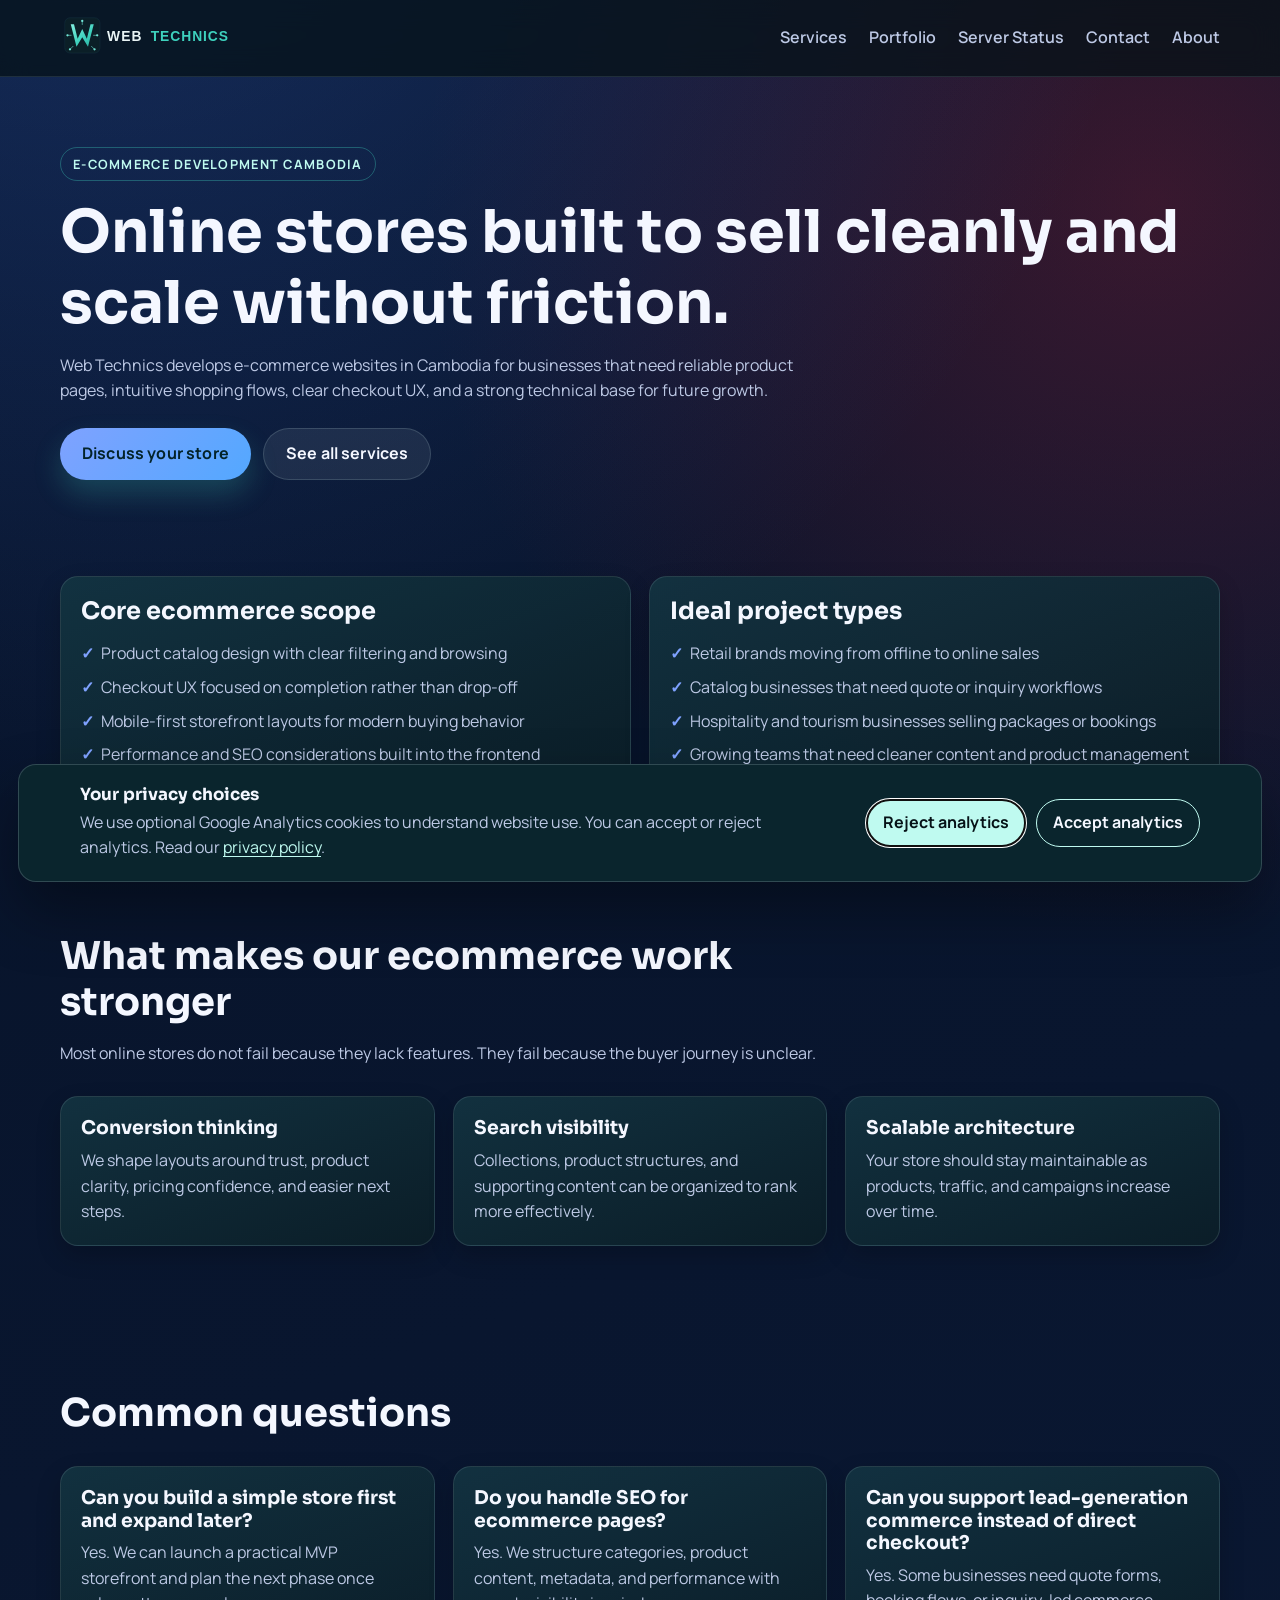
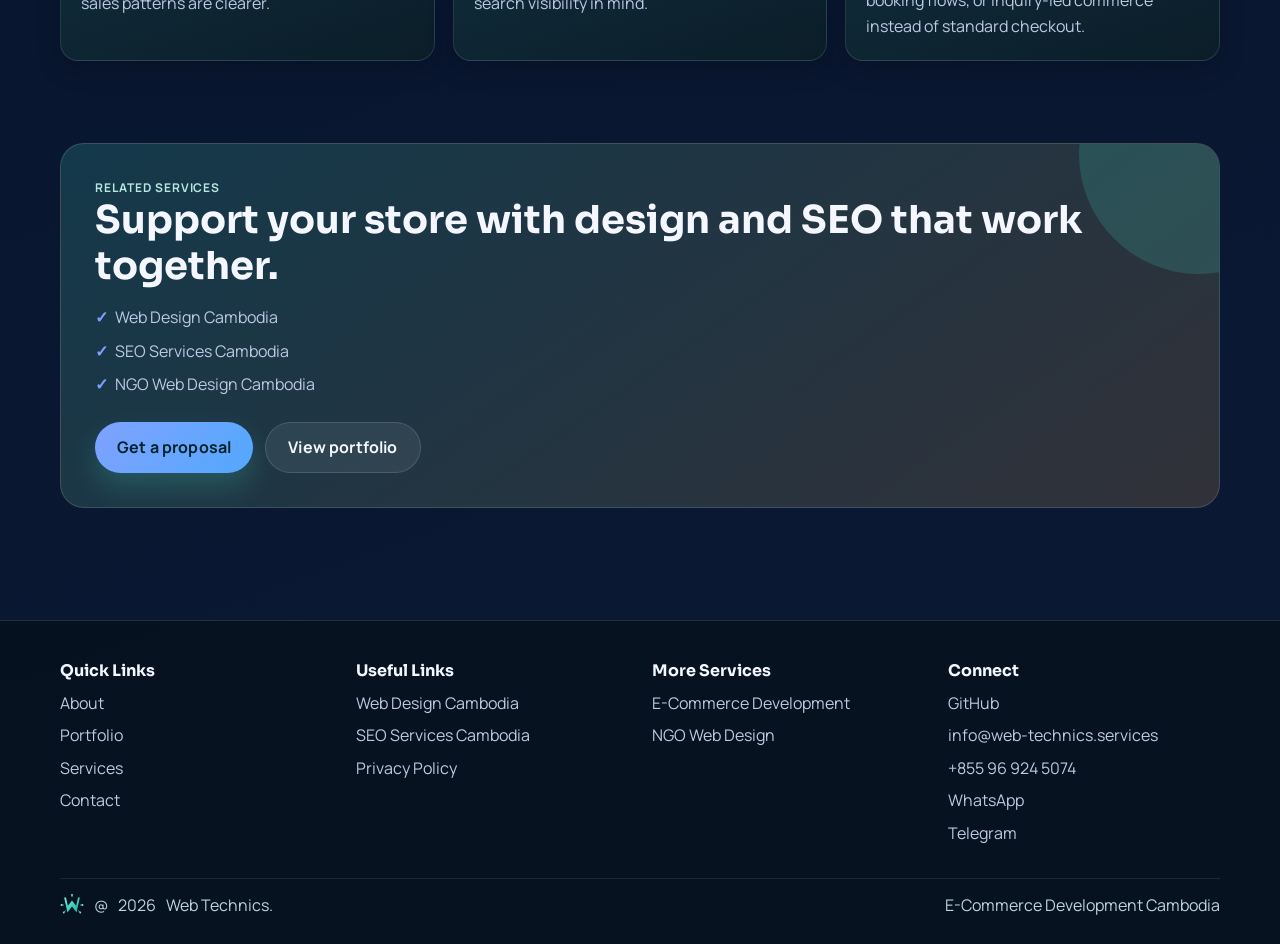
<file: ecommerce-development-cambodia.html>
<!doctype html>
<html lang="en">
<head>
  <script src="consent.js" defer></script>
  <script src="analytics.js" defer></script>
  <meta charset="UTF-8">
  <meta name="viewport" content="width=device-width, initial-scale=1.0">
  <title>Ecommerce Development Cambodia | Stores Built to Convert</title>
  <meta name="description" content="Ecommerce development in Cambodia for product catalogs, secure checkout journeys, payment integrations, mobile shoppers, analytics, and scalable online growth.">
  <meta name="robots" content="index, follow, max-image-preview:large, max-snippet:-1, max-video-preview:-1">
  <link rel="canonical" href="https://web-technics.com/ecommerce-development-cambodia.html">
  <meta property="og:type" content="website">
  <meta property="og:site_name" content="Web Technics Cambodia">
  <meta property="og:locale" content="en">
  <meta property="og:title" content="Ecommerce Development Cambodia | Stores Built to Convert">
  <meta property="og:description" content="Ecommerce development in Cambodia for product catalogs, secure checkout journeys, payment integrations, mobile shoppers, analytics, and scalable online growth.">
  <meta property="og:url" content="https://web-technics.com/ecommerce-development-cambodia.html">
  <meta property="og:image" content="https://web-technics.com/assets/branding/web-technics-social-card.svg">
  <meta property="og:image:alt" content="Web Technics Cambodia web design and digital services">
  <meta name="twitter:card" content="summary_large_image">
  <meta name="twitter:title" content="Ecommerce Development Cambodia | Stores Built to Convert">
  <meta name="twitter:description" content="Ecommerce development in Cambodia for product catalogs, secure checkout journeys, payment integrations, mobile shoppers, analytics, and scalable online growth.">
  <meta name="twitter:image" content="https://web-technics.com/assets/branding/web-technics-social-card.svg">
  <meta name="twitter:image:alt" content="Web Technics Cambodia web design and digital services">
  <link rel="preconnect" href="https://fonts.googleapis.com">
  <link rel="preconnect" href="https://fonts.gstatic.com" crossorigin>
  <link rel="preload" as="style" href="https://fonts.googleapis.com/css2?family=Manrope:wght@400;500;600;700;800&family=Sora:wght@500;600;700;800&display=swap">
  <link rel="stylesheet" href="https://fonts.googleapis.com/css2?family=Manrope:wght@400;500;600;700;800&family=Sora:wght@500;600;700;800&display=swap" media="print" onload="this.media='all'">
  <noscript><link rel="stylesheet" href="https://fonts.googleapis.com/css2?family=Manrope:wght@400;500;600;700;800&family=Sora:wght@500;600;700;800&display=swap"></noscript>
  <link rel="stylesheet" href="styles.css">
  <link rel="icon" type="image/svg+xml" href="assets/branding/web-technics-icon-favicon.svg">
  <script type="application/ld+json">
    {
      "@context": "https://schema.org",
      "@type": "BreadcrumbList",
      "itemListElement": [
        {
          "@type": "ListItem",
          "position": 1,
          "name": "Home",
          "item": "https://web-technics.com/"
        },
        {
          "@type": "ListItem",
          "position": 2,
          "name": "Ecommerce Development Cambodia"
        }
      ]
    }
  </script>
  <script type="application/ld+json">
    {
      "@context": "https://schema.org",
      "@type": "FAQPage",
      "mainEntity": [
        {
          "@type": "Question",
          "name": "Can you build a simple store first and expand later?",
          "acceptedAnswer": {
            "@type": "Answer",
            "text": "Yes. We can launch a practical MVP storefront and plan the next phase once sales patterns are clearer."
          }
        },
        {
          "@type": "Question",
          "name": "Do you handle SEO for ecommerce pages?",
          "acceptedAnswer": {
            "@type": "Answer",
            "text": "Yes. We structure categories, product content, metadata, and performance with search visibility in mind."
          }
        },
        {
          "@type": "Question",
          "name": "Can you support lead-generation commerce instead of direct checkout?",
          "acceptedAnswer": {
            "@type": "Answer",
            "text": "Yes. Some businesses need quote forms, booking flows, or inquiry-led commerce instead of standard checkout."
          }
        }
      ]
    }
  </script>
  <script type="application/ld+json">
    {
      "@context": "https://schema.org",
      "@type": "Service",
      "name": "E-Commerce Development Cambodia",
      "serviceType": "E-Commerce Website Development",
      "provider": {
        "@type": "Organization",
        "name": "Web Technics",
        "url": "https://web-technics.com/"
      },
      "url": "https://web-technics.com/ecommerce-development-cambodia.html",
      "areaServed": [
        "Cambodia",
        "Worldwide"
      ],
      "description": "E-commerce development services for stores that need strong catalog UX, reliable checkout flows, and performance-focused growth."
    }
  </script>
</head>
<body>
  <header class="site-header">
    <div class="container header-inner">
      <a class="brand" href="index.html" aria-label="Web Technics home">
        <img class="brand-logo" src="assets/branding/web-technics-logo-horizontal.svg" alt="Web Technics logo" width="980" height="260" loading="eager" decoding="async" fetchpriority="high">
      </a>
      <button class="menu-toggle" aria-expanded="false" aria-label="Open menu">Menu</button>
      <nav class="nav-links" aria-label="Primary">
        <a href="services.html">Services</a>
        <a href="portfolio.html">Portfolio</a>
        <a href="server-status.html">Server Status</a>
        <a href="contact.html">Contact</a>
        <a href="about.html">About</a>
      </nav>
    </div>
  </header>

  <main>
    <section class="page-hero">
      <div class="container reveal">
        <span class="eyebrow">E-Commerce Development Cambodia</span>
        <h1 style="margin-top:16px;">Online stores built to sell cleanly and scale without friction.</h1>
        <p>Web Technics develops e-commerce websites in Cambodia for businesses that need reliable product pages, intuitive shopping flows, clear checkout UX, and a strong technical base for future growth.</p>
        <div class="actions">
          <a class="btn btn-primary" href="contact.html">Discuss your store</a>
          <a class="btn btn-secondary" href="services.html">See all services</a>
        </div>
      </div>
    </section>

    <section class="section">
      <div class="container">
        <div class="grid cols-2">
          <article class="card reveal">
            <h2 style="font-size:1.5rem;">Core ecommerce scope</h2>
            <ul class="list-clean">
              <li>Product catalog design with clear filtering and browsing</li>
              <li>Checkout UX focused on completion rather than drop-off</li>
              <li>Mobile-first storefront layouts for modern buying behavior</li>
              <li>Performance and SEO considerations built into the frontend</li>
            </ul>
          </article>
          <article class="card reveal">
            <h2 style="font-size:1.5rem;">Ideal project types</h2>
            <ul class="list-clean">
              <li>Retail brands moving from offline to online sales</li>
              <li>Catalog businesses that need quote or inquiry workflows</li>
              <li>Hospitality and tourism businesses selling packages or bookings</li>
              <li>Growing teams that need cleaner content and product management</li>
            </ul>
          </article>
        </div>
      </div>
    </section>

    <section class="section">
      <div class="container reveal">
        <div class="section-head">
          <h2>What makes our ecommerce work stronger</h2>
          <p>Most online stores do not fail because they lack features. They fail because the buyer journey is unclear.</p>
        </div>
        <div class="grid cols-3">
          <article class="card"><h3>Conversion thinking</h3><p>We shape layouts around trust, product clarity, pricing confidence, and easier next steps.</p></article>
          <article class="card"><h3>Search visibility</h3><p>Collections, product structures, and supporting content can be organized to rank more effectively.</p></article>
          <article class="card"><h3>Scalable architecture</h3><p>Your store should stay maintainable as products, traffic, and campaigns increase over time.</p></article>
        </div>
      </div>
    </section>

    <section class="section">
      <div class="container reveal">
        <div class="section-head">
          <h2>Common questions</h2>
        </div>
        <div class="grid cols-3">
          <article class="card"><h3>Can you build a simple store first and expand later?</h3><p>Yes. We can launch a practical MVP storefront and plan the next phase once sales patterns are clearer.</p></article>
          <article class="card"><h3>Do you handle SEO for ecommerce pages?</h3><p>Yes. We structure categories, product content, metadata, and performance with search visibility in mind.</p></article>
          <article class="card"><h3>Can you support lead-generation commerce instead of direct checkout?</h3><p>Yes. Some businesses need quote forms, booking flows, or inquiry-led commerce instead of standard checkout.</p></article>
        </div>
      </div>
    </section>

    <section class="section" style="padding-top:10px;">
      <div class="container reveal">
        <div class="cta-band">
          <p class="kicker">Related Services</p>
          <h2>Support your store with design and SEO that work together.</h2>
          <ul class="list-clean">
            <li><a href="web-design-cambodia.html">Web Design Cambodia</a></li>
            <li><a href="seo-services-cambodia.html">SEO Services Cambodia</a></li>
            <li><a href="ngo-web-design-cambodia.html">NGO Web Design Cambodia</a></li>
          </ul>
          <div class="actions">
            <a class="btn btn-primary" href="contact.html">Get a proposal</a>
            <a class="btn btn-secondary" href="portfolio.html">View portfolio</a>
          </div>
        </div>
      </div>
    </section>
  </main>

  <footer class="site-footer">
    <div class="container footer-grid">
      <div class="footer-col">
        <h3>Quick Links</h3>
        <a href="about.html">About</a>
        <a href="portfolio.html">Portfolio</a>
        <a href="services.html">Services</a>
        <a href="contact.html">Contact</a>
      </div>
      <div class="footer-col">
        <h3>Useful Links</h3>
        <a href="web-design-cambodia.html">Web Design Cambodia</a>
        <a href="seo-services-cambodia.html">SEO Services Cambodia</a>
        <a href="privacy.html">Privacy Policy</a>
      </div>
      <div class="footer-col">
        <h3>More Services</h3>
        <a href="ecommerce-development-cambodia.html">E-Commerce Development</a>
        <a href="ngo-web-design-cambodia.html">NGO Web Design</a>
      </div>
      <div class="footer-col">
        <h3>Connect</h3>
        <a href="https://github.com/web-technics" target="_blank" rel="noreferrer">GitHub</a>
        <a href="mailto:info@web-technics.services">info@web-technics.services</a>
        <a href="tel:+855969245074">+855 96 924 5074</a>
        <a href="https://wa.me/855965345954" target="_blank" rel="noreferrer">WhatsApp</a>
        <a href="https://t.me/web_technics_services" target="_blank" rel="noreferrer">Telegram</a>
      </div>
    </div>
    <div class="container footer-bottom">
      <p class="footer-signature"><img class="footer-logo" src="assets/branding/web-technics-icon-favicon.svg" alt="Web Technics icon" width="64" height="64" loading="lazy" decoding="async">@<span data-year></span> Web Technics.</p>
      <p>E-Commerce Development Cambodia</p>
    </div>
  </footer>

  <script src="app.js" defer></script>
</body>
</html>
</file>
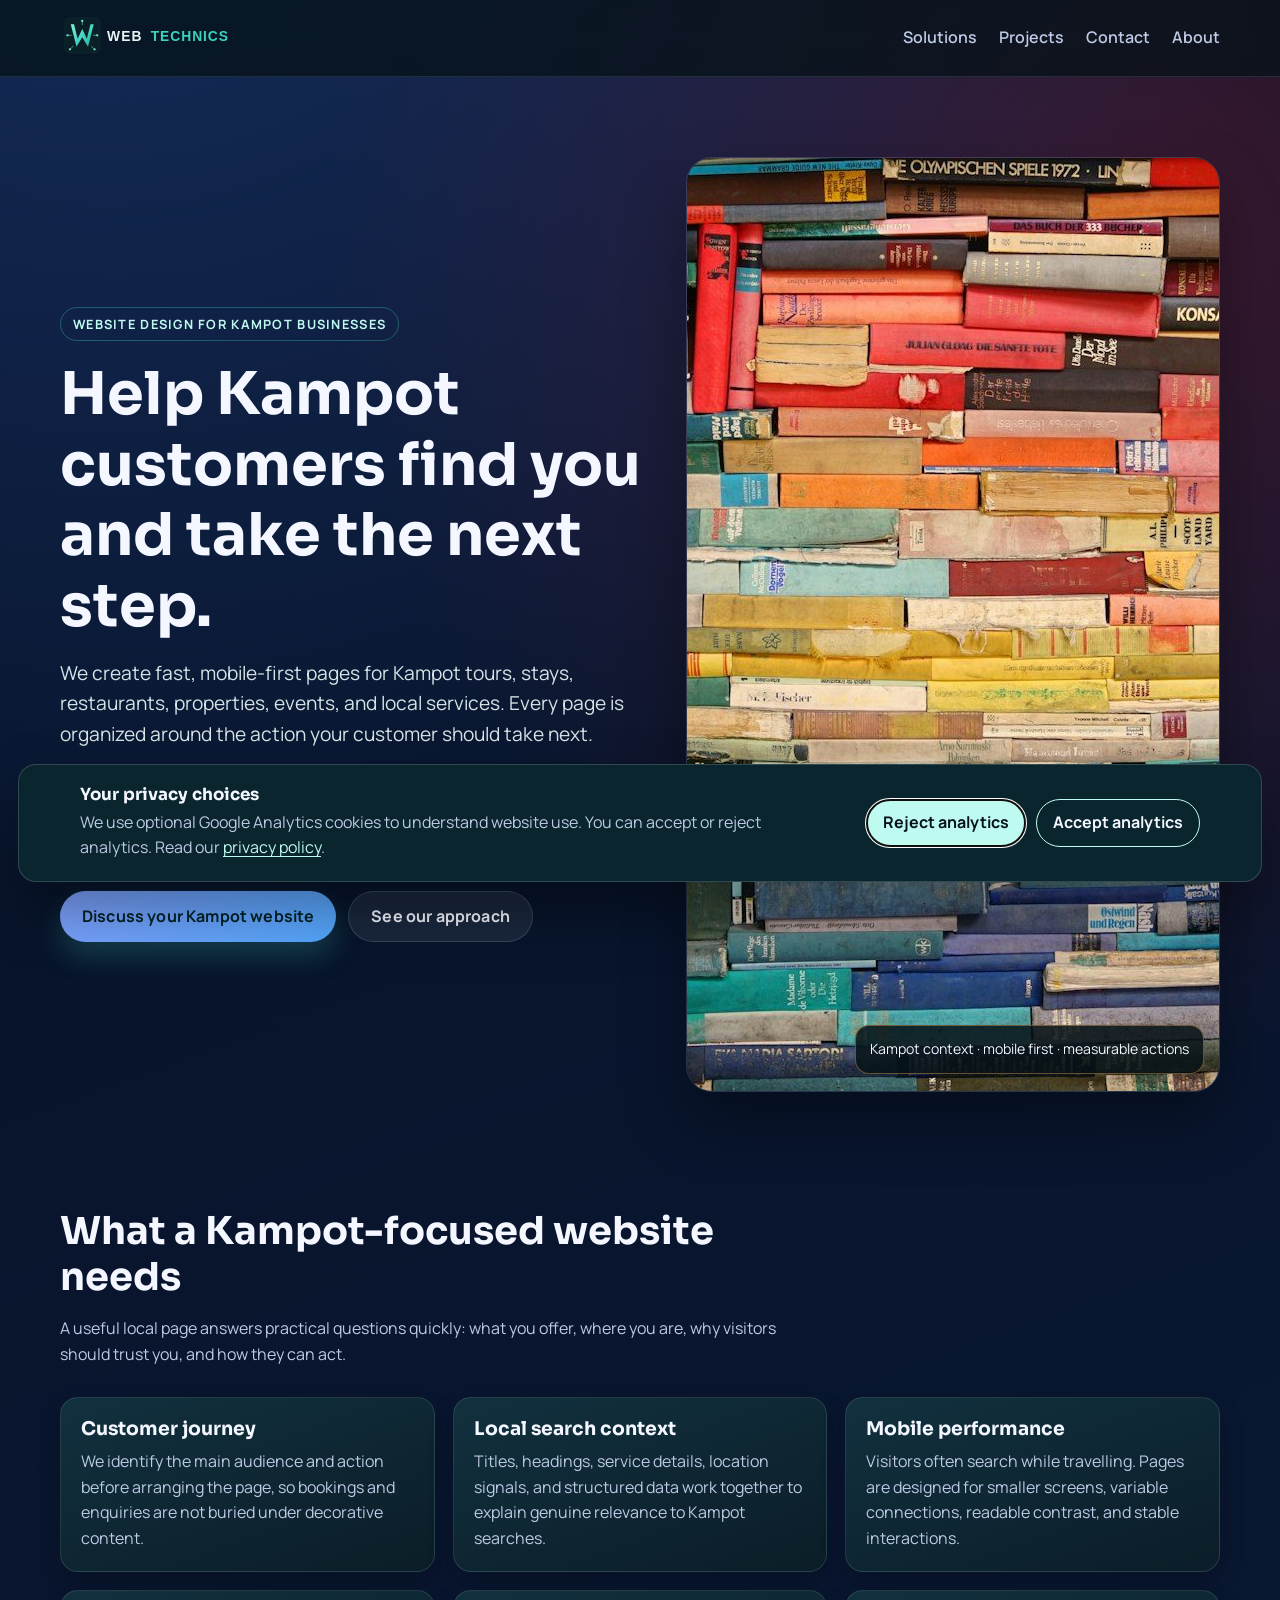
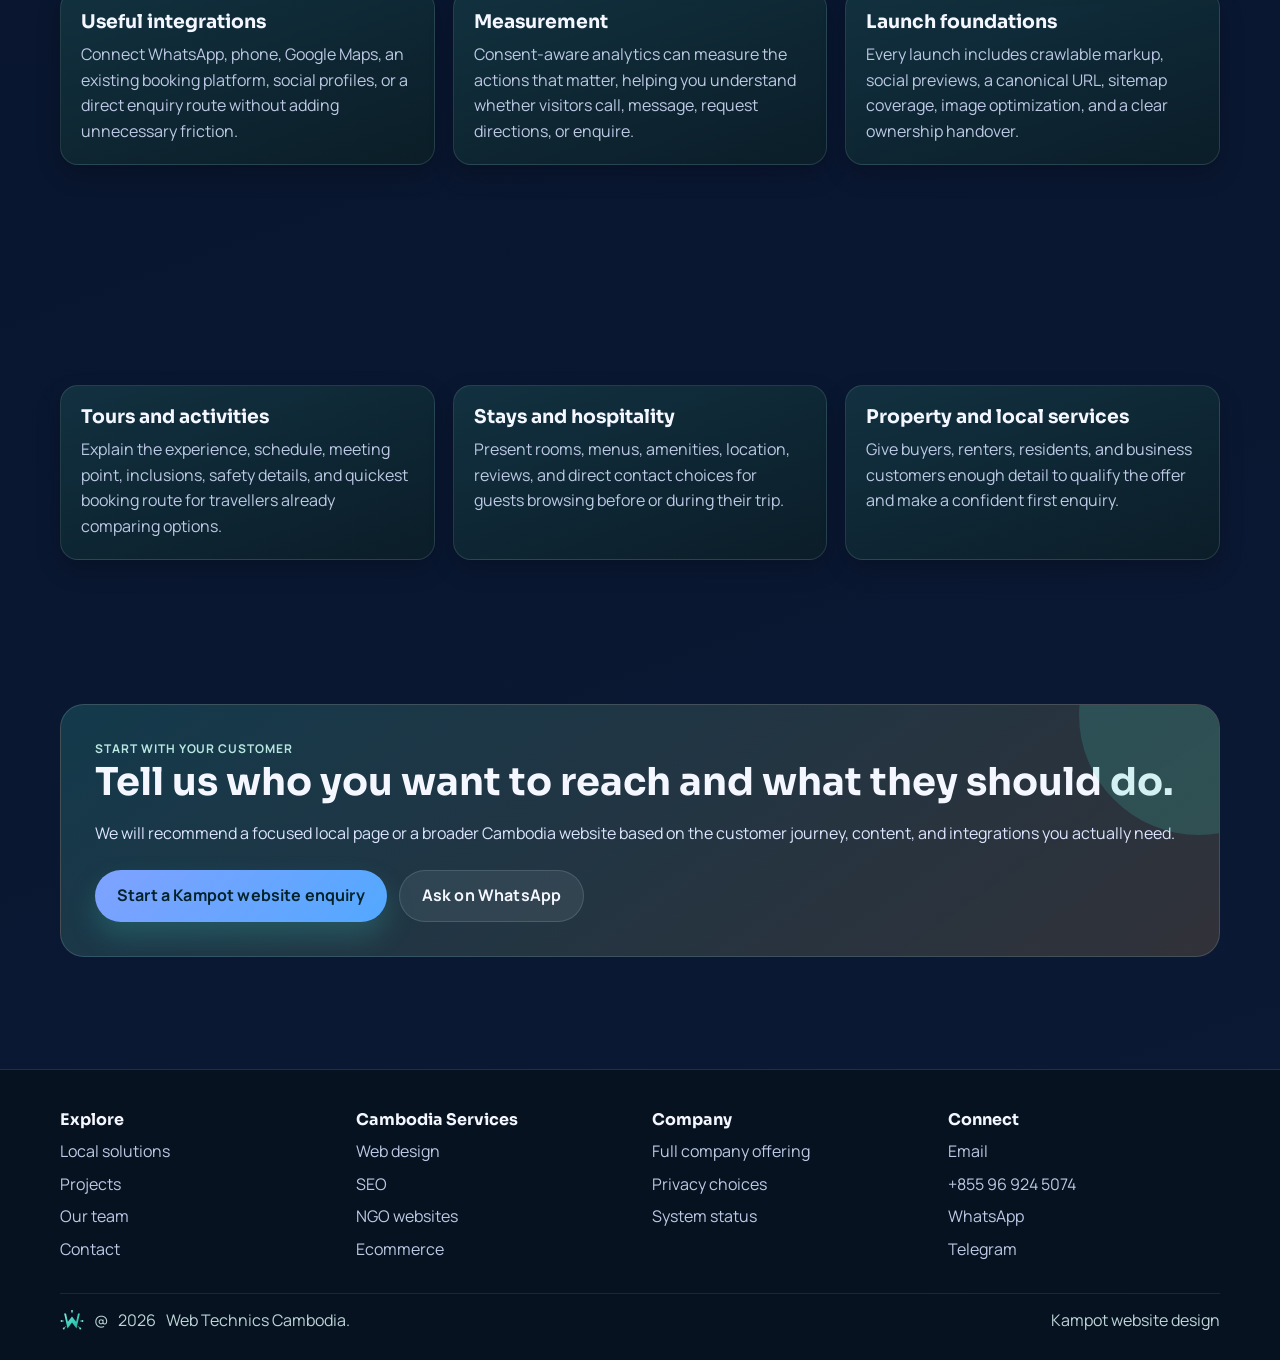
<file: kampot-landing-page.html>
<!doctype html>
<html lang="en">
<head>
  <script src="consent.js" defer></script>
  <script src="analytics.js" defer></script>
  <meta charset="UTF-8">
  <meta name="viewport" content="width=device-width, initial-scale=1.0">
  <title>Kampot Website Design | Local Pages That Drive Action</title>
  <meta name="description" content="Kampot website design for tours, stays, restaurants, properties, events, and local services, with mobile-first pages built around bookings and enquiries.">
  <meta name="robots" content="index, follow, max-image-preview:large, max-snippet:-1, max-video-preview:-1">
  <link rel="canonical" href="https://web-technics.com/kampot-landing-page.html">
  <meta property="og:type" content="website">
  <meta property="og:site_name" content="Web Technics Cambodia">
  <meta property="og:locale" content="en">
  <meta property="og:title" content="Kampot Website Design | Local Pages That Drive Action">
  <meta property="og:description" content="Kampot website design for tours, stays, restaurants, properties, events, and local services, with mobile-first pages built around bookings and enquiries.">
  <meta property="og:url" content="https://web-technics.com/kampot-landing-page.html">
  <meta property="og:image" content="https://web-technics.com/assets/branding/web-technics-social-card.svg">
  <meta property="og:image:alt" content="Web Technics Cambodia web design and digital services">
  <meta name="twitter:card" content="summary_large_image">
  <meta name="twitter:title" content="Kampot Website Design | Local Pages That Drive Action">
  <meta name="twitter:description" content="Kampot website design for tours, stays, restaurants, properties, events, and local services, with mobile-first pages built around bookings and enquiries.">
  <meta name="twitter:image" content="https://web-technics.com/assets/branding/web-technics-social-card.svg">
  <meta name="twitter:image:alt" content="Web Technics Cambodia web design and digital services">
  <link rel="preconnect" href="https://fonts.googleapis.com">
  <link rel="preconnect" href="https://fonts.gstatic.com" crossorigin>
  <link rel="preload" as="style" href="https://fonts.googleapis.com/css2?family=Manrope:wght@400;500;600;700;800&family=Sora:wght@500;600;700;800&display=swap">
  <link rel="stylesheet" href="https://fonts.googleapis.com/css2?family=Manrope:wght@400;500;600;700;800&family=Sora:wght@500;600;700;800&display=swap" media="print" onload="this.media='all'">
  <noscript><link rel="stylesheet" href="https://fonts.googleapis.com/css2?family=Manrope:wght@400;500;600;700;800&family=Sora:wght@500;600;700;800&display=swap"></noscript>
  <link rel="stylesheet" href="styles.css">
  <link rel="icon" type="image/svg+xml" href="assets/branding/web-technics-icon-favicon.svg">
  <script type="application/ld+json">
    {
      "@context": "https://schema.org",
      "@type": "BreadcrumbList",
      "itemListElement": [
        {
          "@type": "ListItem",
          "position": 1,
          "name": "Home",
          "item": "https://web-technics.com/"
        },
        {
          "@type": "ListItem",
          "position": 2,
          "name": "Kampot Website Design"
        }
      ]
    }
  </script>
</head>
<body>
  <header class="site-header">
    <div class="container header-inner">
      <a class="brand" href="index.html" aria-label="Web Technics Cambodia home">
        <img class="brand-logo" src="assets/branding/web-technics-logo-horizontal.svg" alt="Web Technics logo" width="980" height="260" loading="eager" decoding="async" fetchpriority="high">
      </a>
      <button class="menu-toggle" aria-expanded="false" aria-label="Open menu">Menu</button>
      <nav class="nav-links" aria-label="Primary">
        <a href="services.html">Solutions</a>
        <a href="portfolio.html">Projects</a>
        <a href="contact.html">Contact</a>
        <a href="about.html">About</a>
      </nav>
    </div>
  </header>

  <main>
    <section class="hero">
      <div class="container hero-grid">
        <div class="reveal">
          <span class="eyebrow">Website design for Kampot businesses</span>
          <h1>Help Kampot customers find you and take the next step.</h1>
          <p class="lead">We create fast, mobile-first pages for Kampot tours, stays, restaurants, properties, events, and local services. Every page is organized around the action your customer should take next.</p>
          <ul class="hero-points">
            <li>Local context written for visitors and residents</li>
            <li>Clear booking, call, directions, WhatsApp, or enquiry actions</li>
            <li>Search-ready structure without generic keyword stuffing</li>
          </ul>
          <div class="actions">
            <a class="btn btn-primary" href="contact.html">Discuss your Kampot website</a>
            <a class="btn btn-secondary" href="#approach">See our approach</a>
          </div>
        </div>
        <div class="hero-media reveal">
          <div class="hero-image-wrap">
            <img src="assets/media/1533669955142-38db8be1.jpg" alt="Riverside landscape representing Kampot, Cambodia" width="1400" height="933" loading="lazy" decoding="async">
          </div>
          <div class="floating-chip">Kampot context · mobile first · measurable actions</div>
        </div>
      </div>
    </section>

    <section class="section" id="approach">
      <div class="container">
        <div class="section-head reveal">
          <h2>What a Kampot-focused website needs</h2>
          <p>A useful local page answers practical questions quickly: what you offer, where you are, why visitors should trust you, and how they can act.</p>
        </div>
        <div class="grid cols-3">
          <article class="card reveal"><h3>Customer journey</h3><p>We identify the main audience and action before arranging the page, so bookings and enquiries are not buried under decorative content.</p></article>
          <article class="card reveal"><h3>Local search context</h3><p>Titles, headings, service details, location signals, and structured data work together to explain genuine relevance to Kampot searches.</p></article>
          <article class="card reveal"><h3>Mobile performance</h3><p>Visitors often search while travelling. Pages are designed for smaller screens, variable connections, readable contrast, and stable interactions.</p></article>
          <article class="card reveal"><h3>Useful integrations</h3><p>Connect WhatsApp, phone, Google Maps, an existing booking platform, social profiles, or a direct enquiry route without adding unnecessary friction.</p></article>
          <article class="card reveal"><h3>Measurement</h3><p>Consent-aware analytics can measure the actions that matter, helping you understand whether visitors call, message, request directions, or enquire.</p></article>
          <article class="card reveal"><h3>Launch foundations</h3><p>Every launch includes crawlable markup, social previews, a canonical URL, sitemap coverage, image optimization, and a clear ownership handover.</p></article>
        </div>
      </div>
    </section>

    <section class="section">
      <div class="container">
        <div class="section-head reveal"><h2>Built around real Kampot businesses</h2></div>
        <div class="grid cols-3">
          <article class="card reveal"><h3>Tours and activities</h3><p>Explain the experience, schedule, meeting point, inclusions, safety details, and quickest booking route for travellers already comparing options.</p></article>
          <article class="card reveal"><h3>Stays and hospitality</h3><p>Present rooms, menus, amenities, location, reviews, and direct contact choices for guests browsing before or during their trip.</p></article>
          <article class="card reveal"><h3>Property and local services</h3><p>Give buyers, renters, residents, and business customers enough detail to qualify the offer and make a confident first enquiry.</p></article>
        </div>
      </div>
    </section>

    <section class="section">
      <div class="container reveal">
        <div class="cta-band">
          <p class="kicker">Start with your customer</p>
          <h2>Tell us who you want to reach and what they should do.</h2>
          <p style="margin-top:12px; color:#dce5ff;">We will recommend a focused local page or a broader Cambodia website based on the customer journey, content, and integrations you actually need.</p>
          <div class="actions">
            <a class="btn btn-primary" href="contact.html">Start a Kampot website enquiry</a>
            <a class="btn btn-secondary" href="https://wa.me/855965345954" target="_blank" rel="noreferrer">Ask on WhatsApp</a>
          </div>
        </div>
      </div>
    </section>
  </main>

  <footer class="site-footer">
    <div class="container footer-grid">
      <div class="footer-col"><h3>Explore</h3><a href="services.html">Local solutions</a><a href="portfolio.html">Projects</a><a href="about.html">Our team</a><a href="contact.html">Contact</a></div>
      <div class="footer-col"><h3>Cambodia Services</h3><a href="web-design-cambodia.html">Web design</a><a href="seo-services-cambodia.html">SEO</a><a href="ngo-web-design-cambodia.html">NGO websites</a><a href="ecommerce-development-cambodia.html">Ecommerce</a></div>
      <div class="footer-col"><h3>Company</h3><a href="https://web-technics.services/services.html">Full company offering</a><a href="privacy.html">Privacy choices</a><a href="server-status.html">System status</a></div>
      <div class="footer-col"><h3>Connect</h3><a href="mailto:info@web-technics.services">Email</a><a href="tel:+855969245074">+855 96 924 5074</a><a href="https://wa.me/855965345954" target="_blank" rel="noreferrer">WhatsApp</a><a href="https://t.me/web_technics_services" target="_blank" rel="noreferrer">Telegram</a></div>
    </div>
    <div class="container footer-bottom"><p class="footer-signature"><img class="footer-logo" src="assets/branding/web-technics-icon-favicon.svg" alt="Web Technics icon" width="64" height="64" loading="lazy" decoding="async">@<span data-year></span> Web Technics Cambodia.</p><p>Kampot website design</p></div>
  </footer>

  <script src="app.js" defer></script>
</body>
</html>
</file>
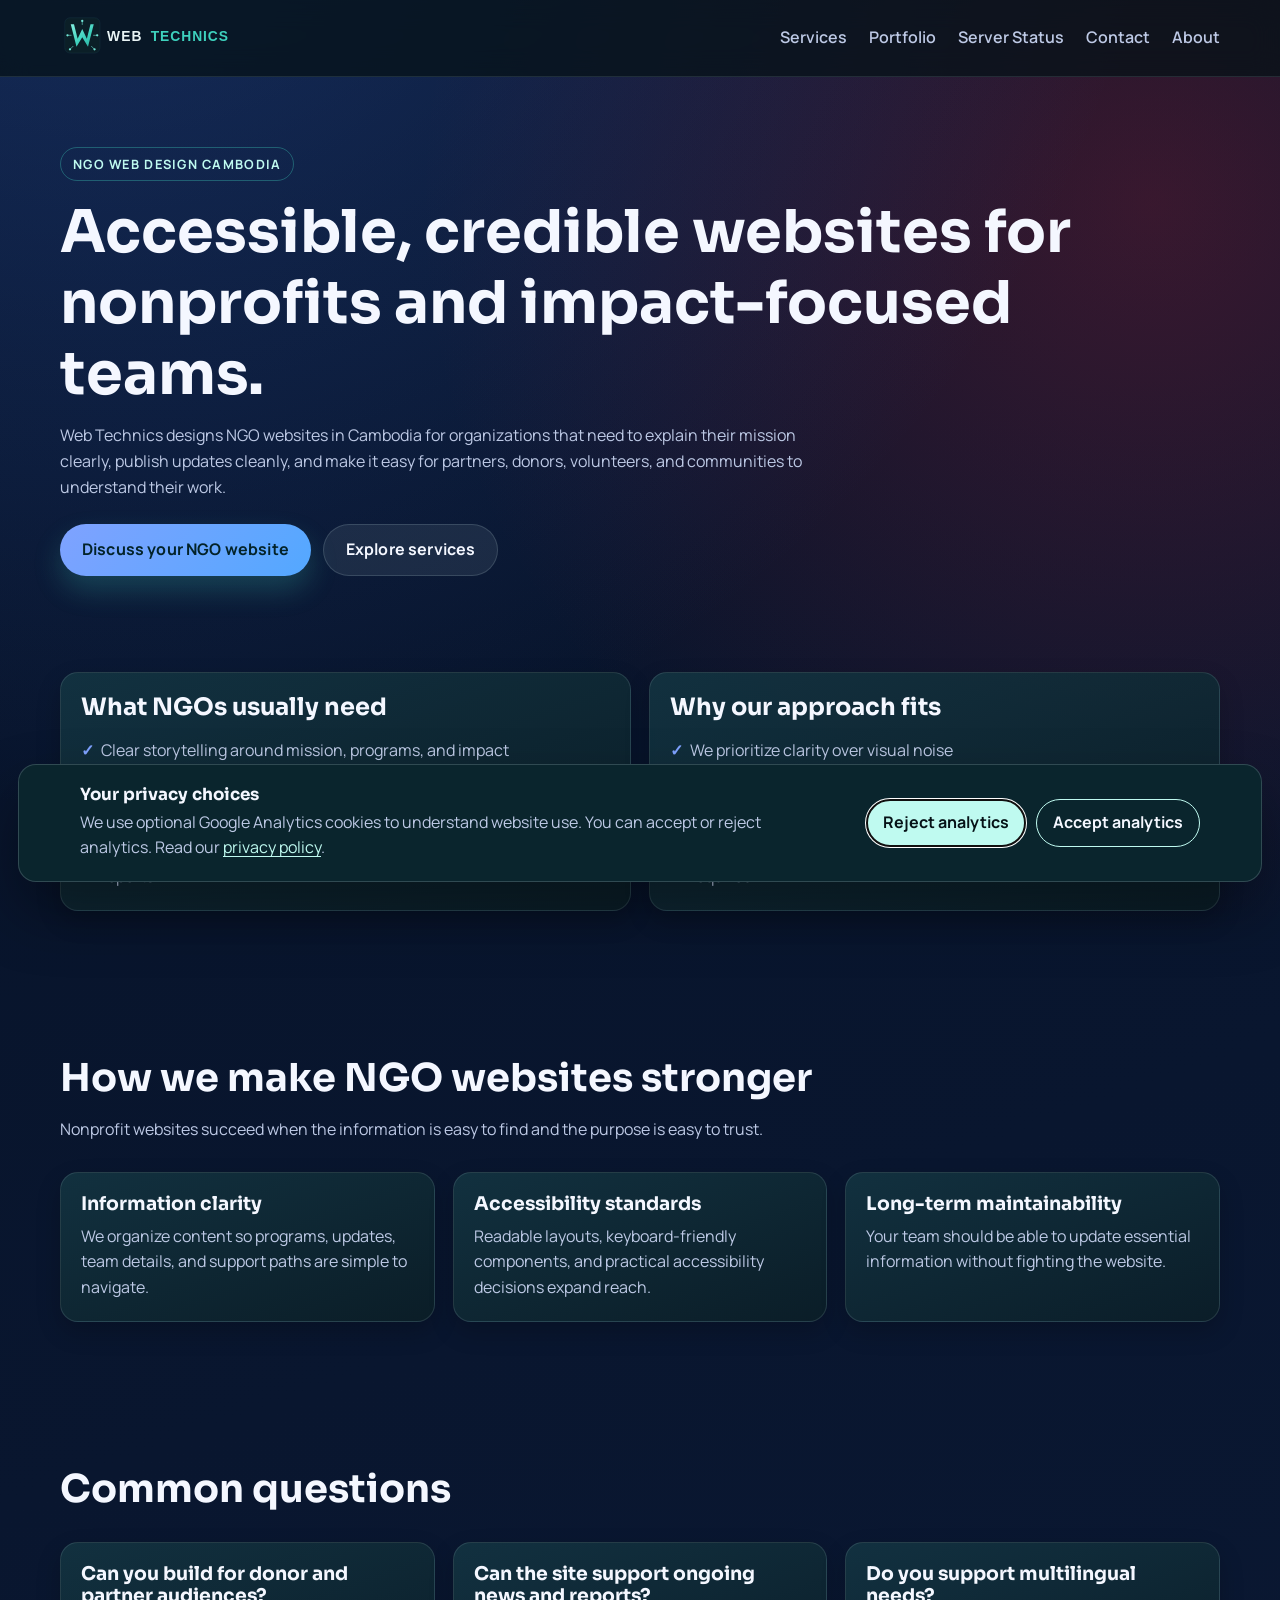
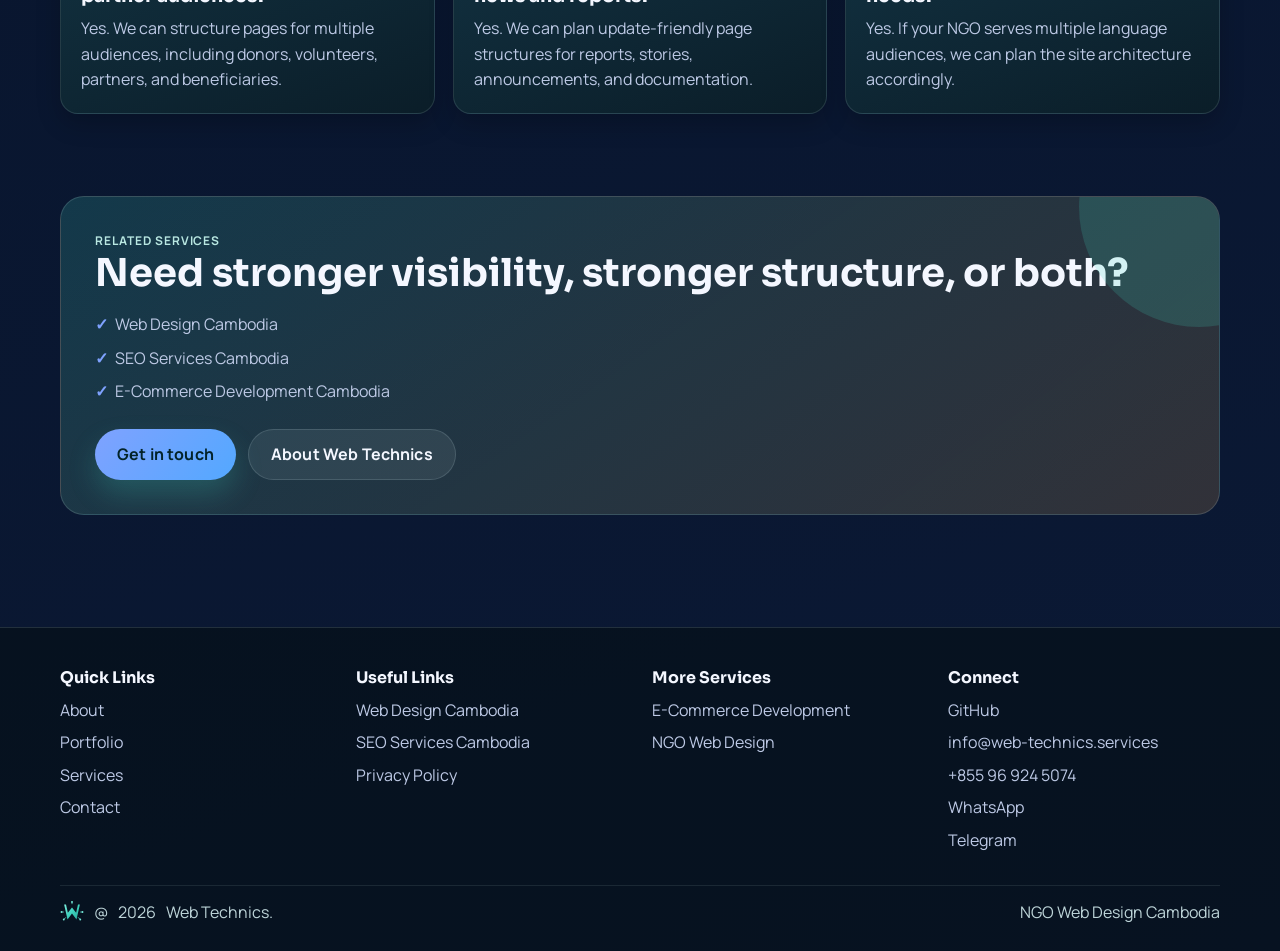
<file: ngo-web-design-cambodia.html>
<!doctype html>
<html lang="en">
<head>
  <script src="consent.js" defer></script>
  <script src="analytics.js" defer></script>
  <meta charset="UTF-8">
  <meta name="viewport" content="width=device-width, initial-scale=1.0">
  <title>NGO Web Design Cambodia | Accessible Impact Websites</title>
  <meta name="description" content="NGO web design in Cambodia for nonprofits needing accessible websites for programs, impact stories, donors, partners, updates, and multilingual content.">
  <meta name="robots" content="index, follow, max-image-preview:large, max-snippet:-1, max-video-preview:-1">
  <link rel="canonical" href="https://web-technics.com/ngo-web-design-cambodia.html">
  <meta property="og:type" content="website">
  <meta property="og:site_name" content="Web Technics Cambodia">
  <meta property="og:locale" content="en">
  <meta property="og:title" content="NGO Web Design Cambodia | Accessible Impact Websites">
  <meta property="og:description" content="NGO web design in Cambodia for nonprofits needing accessible websites for programs, impact stories, donors, partners, updates, and multilingual content.">
  <meta property="og:url" content="https://web-technics.com/ngo-web-design-cambodia.html">
  <meta property="og:image" content="https://web-technics.com/assets/branding/web-technics-social-card.svg">
  <meta property="og:image:alt" content="Web Technics Cambodia web design and digital services">
  <meta name="twitter:card" content="summary_large_image">
  <meta name="twitter:title" content="NGO Web Design Cambodia | Accessible Impact Websites">
  <meta name="twitter:description" content="NGO web design in Cambodia for nonprofits needing accessible websites for programs, impact stories, donors, partners, updates, and multilingual content.">
  <meta name="twitter:image" content="https://web-technics.com/assets/branding/web-technics-social-card.svg">
  <meta name="twitter:image:alt" content="Web Technics Cambodia web design and digital services">
  <link rel="preconnect" href="https://fonts.googleapis.com">
  <link rel="preconnect" href="https://fonts.gstatic.com" crossorigin>
  <link rel="preload" as="style" href="https://fonts.googleapis.com/css2?family=Manrope:wght@400;500;600;700;800&family=Sora:wght@500;600;700;800&display=swap">
  <link rel="stylesheet" href="https://fonts.googleapis.com/css2?family=Manrope:wght@400;500;600;700;800&family=Sora:wght@500;600;700;800&display=swap" media="print" onload="this.media='all'">
  <noscript><link rel="stylesheet" href="https://fonts.googleapis.com/css2?family=Manrope:wght@400;500;600;700;800&family=Sora:wght@500;600;700;800&display=swap"></noscript>
  <link rel="stylesheet" href="styles.css">
  <link rel="icon" type="image/svg+xml" href="assets/branding/web-technics-icon-favicon.svg">
  <script type="application/ld+json">
    {
      "@context": "https://schema.org",
      "@type": "BreadcrumbList",
      "itemListElement": [
        {
          "@type": "ListItem",
          "position": 1,
          "name": "Home",
          "item": "https://web-technics.com/"
        },
        {
          "@type": "ListItem",
          "position": 2,
          "name": "NGO Web Design Cambodia"
        }
      ]
    }
  </script>
  <script type="application/ld+json">
    {
      "@context": "https://schema.org",
      "@type": "FAQPage",
      "mainEntity": [
        {
          "@type": "Question",
          "name": "Can you build for donor and partner audiences?",
          "acceptedAnswer": {
            "@type": "Answer",
            "text": "Yes. We can structure pages for multiple audiences, including donors, volunteers, partners, and beneficiaries."
          }
        },
        {
          "@type": "Question",
          "name": "Can the site support ongoing news and reports?",
          "acceptedAnswer": {
            "@type": "Answer",
            "text": "Yes. We can plan update-friendly page structures for reports, stories, announcements, and documentation."
          }
        },
        {
          "@type": "Question",
          "name": "Do you support multilingual needs?",
          "acceptedAnswer": {
            "@type": "Answer",
            "text": "Yes. If your NGO serves multiple language audiences, we can plan the site architecture accordingly."
          }
        }
      ]
    }
  </script>
  <script type="application/ld+json">
    {
      "@context": "https://schema.org",
      "@type": "Service",
      "name": "NGO Web Design Cambodia",
      "serviceType": "Nonprofit Website Design",
      "provider": {
        "@type": "Organization",
        "name": "Web Technics",
        "url": "https://web-technics.com/"
      },
      "url": "https://web-technics.com/ngo-web-design-cambodia.html",
      "areaServed": [
        "Cambodia",
        "Worldwide"
      ],
      "description": "Website design and development for NGOs, nonprofits, community projects, and campaigns that need clear communication and accessibility."
    }
  </script>
</head>
<body>
  <header class="site-header">
    <div class="container header-inner">
      <a class="brand" href="index.html" aria-label="Web Technics home">
        <img class="brand-logo" src="assets/branding/web-technics-logo-horizontal.svg" alt="Web Technics logo" width="980" height="260" loading="eager" decoding="async" fetchpriority="high">
      </a>
      <button class="menu-toggle" aria-expanded="false" aria-label="Open menu">Menu</button>
      <nav class="nav-links" aria-label="Primary">
        <a href="services.html">Services</a>
        <a href="portfolio.html">Portfolio</a>
        <a href="server-status.html">Server Status</a>
        <a href="contact.html">Contact</a>
        <a href="about.html">About</a>
      </nav>
    </div>
  </header>

  <main>
    <section class="page-hero">
      <div class="container reveal">
        <span class="eyebrow">NGO Web Design Cambodia</span>
        <h1 style="margin-top:16px;">Accessible, credible websites for nonprofits and impact-focused teams.</h1>
        <p>Web Technics designs NGO websites in Cambodia for organizations that need to explain their mission clearly, publish updates cleanly, and make it easy for partners, donors, volunteers, and communities to understand their work.</p>
        <div class="actions">
          <a class="btn btn-primary" href="contact.html">Discuss your NGO website</a>
          <a class="btn btn-secondary" href="services.html">Explore services</a>
        </div>
      </div>
    </section>

    <section class="section">
      <div class="container">
        <div class="grid cols-2">
          <article class="card reveal">
            <h2 style="font-size:1.5rem;">What NGOs usually need</h2>
            <ul class="list-clean">
              <li>Clear storytelling around mission, programs, and impact</li>
              <li>Donation, inquiry, volunteer, or contact pathways that are easy to use</li>
              <li>Accessible layouts for broad public reach</li>
              <li>Simple content management for updates, announcements, and reports</li>
            </ul>
          </article>
          <article class="card reveal">
            <h2 style="font-size:1.5rem;">Why our approach fits</h2>
            <ul class="list-clean">
              <li>We prioritize clarity over visual noise</li>
              <li>We design around trust, transparency, and readable structure</li>
              <li>We build performance and SEO in from the start</li>
              <li>We support multilingual or content-heavy information needs when required</li>
            </ul>
          </article>
        </div>
      </div>
    </section>

    <section class="section">
      <div class="container reveal">
        <div class="section-head">
          <h2>How we make NGO websites stronger</h2>
          <p>Nonprofit websites succeed when the information is easy to find and the purpose is easy to trust.</p>
        </div>
        <div class="grid cols-3">
          <article class="card"><h3>Information clarity</h3><p>We organize content so programs, updates, team details, and support paths are simple to navigate.</p></article>
          <article class="card"><h3>Accessibility standards</h3><p>Readable layouts, keyboard-friendly components, and practical accessibility decisions expand reach.</p></article>
          <article class="card"><h3>Long-term maintainability</h3><p>Your team should be able to update essential information without fighting the website.</p></article>
        </div>
      </div>
    </section>

    <section class="section">
      <div class="container reveal">
        <div class="section-head">
          <h2>Common questions</h2>
        </div>
        <div class="grid cols-3">
          <article class="card"><h3>Can you build for donor and partner audiences?</h3><p>Yes. We can structure pages for multiple audiences, including donors, volunteers, partners, and beneficiaries.</p></article>
          <article class="card"><h3>Can the site support ongoing news and reports?</h3><p>Yes. We can plan update-friendly page structures for reports, stories, announcements, and documentation.</p></article>
          <article class="card"><h3>Do you support multilingual needs?</h3><p>Yes. If your NGO serves multiple language audiences, we can plan the site architecture accordingly.</p></article>
        </div>
      </div>
    </section>

    <section class="section" style="padding-top:10px;">
      <div class="container reveal">
        <div class="cta-band">
          <p class="kicker">Related Services</p>
          <h2>Need stronger visibility, stronger structure, or both?</h2>
          <ul class="list-clean">
            <li><a href="web-design-cambodia.html">Web Design Cambodia</a></li>
            <li><a href="seo-services-cambodia.html">SEO Services Cambodia</a></li>
            <li><a href="ecommerce-development-cambodia.html">E-Commerce Development Cambodia</a></li>
          </ul>
          <div class="actions">
            <a class="btn btn-primary" href="contact.html">Get in touch</a>
            <a class="btn btn-secondary" href="about.html">About Web Technics</a>
          </div>
        </div>
      </div>
    </section>
  </main>

  <footer class="site-footer">
    <div class="container footer-grid">
      <div class="footer-col">
        <h3>Quick Links</h3>
        <a href="about.html">About</a>
        <a href="portfolio.html">Portfolio</a>
        <a href="services.html">Services</a>
        <a href="contact.html">Contact</a>
      </div>
      <div class="footer-col">
        <h3>Useful Links</h3>
        <a href="web-design-cambodia.html">Web Design Cambodia</a>
        <a href="seo-services-cambodia.html">SEO Services Cambodia</a>
        <a href="privacy.html">Privacy Policy</a>
      </div>
      <div class="footer-col">
        <h3>More Services</h3>
        <a href="ecommerce-development-cambodia.html">E-Commerce Development</a>
        <a href="ngo-web-design-cambodia.html">NGO Web Design</a>
      </div>
      <div class="footer-col">
        <h3>Connect</h3>
        <a href="https://github.com/web-technics" target="_blank" rel="noreferrer">GitHub</a>
        <a href="mailto:info@web-technics.services">info@web-technics.services</a>
        <a href="tel:+855969245074">+855 96 924 5074</a>
        <a href="https://wa.me/855965345954" target="_blank" rel="noreferrer">WhatsApp</a>
        <a href="https://t.me/web_technics_services" target="_blank" rel="noreferrer">Telegram</a>
      </div>
    </div>
    <div class="container footer-bottom">
      <p class="footer-signature"><img class="footer-logo" src="assets/branding/web-technics-icon-favicon.svg" alt="Web Technics icon" width="64" height="64" loading="lazy" decoding="async">@<span data-year></span> Web Technics.</p>
      <p>NGO Web Design Cambodia</p>
    </div>
  </footer>

  <script src="app.js" defer></script>
</body>
</html>
</file>
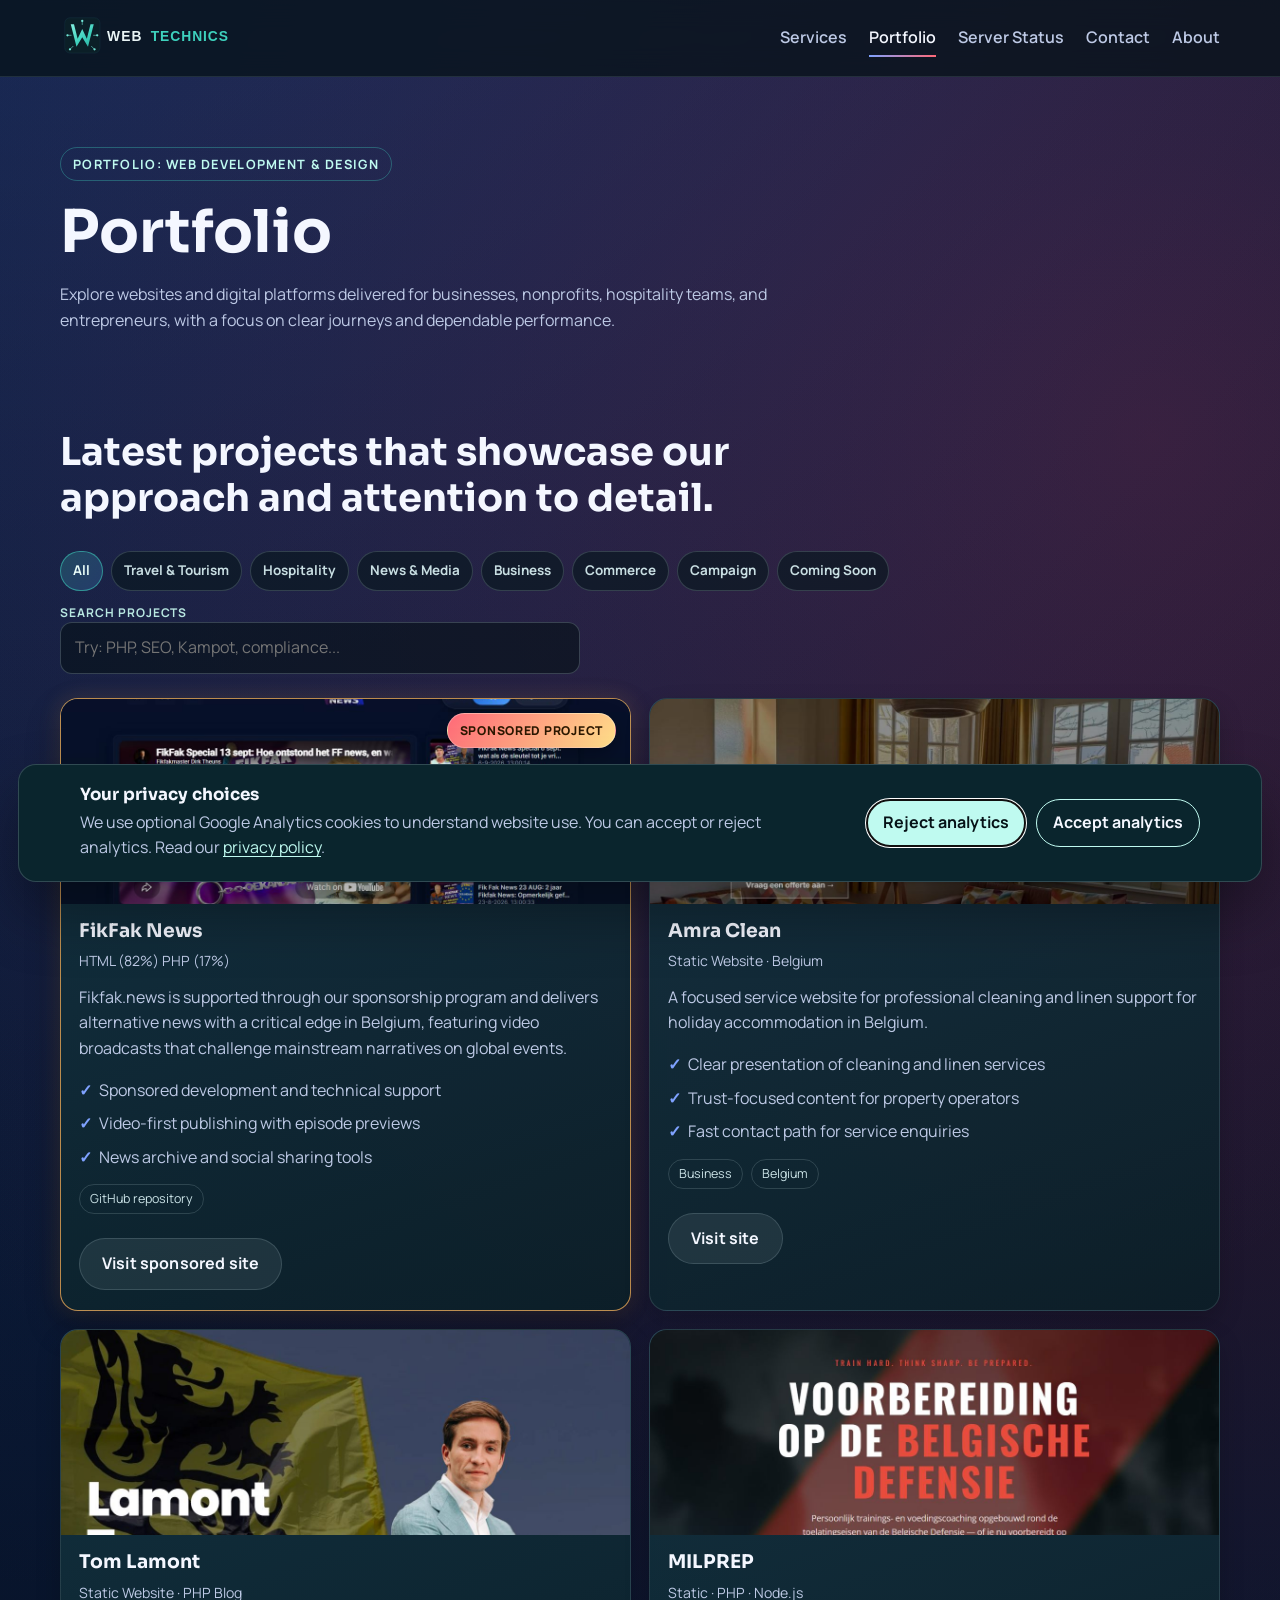
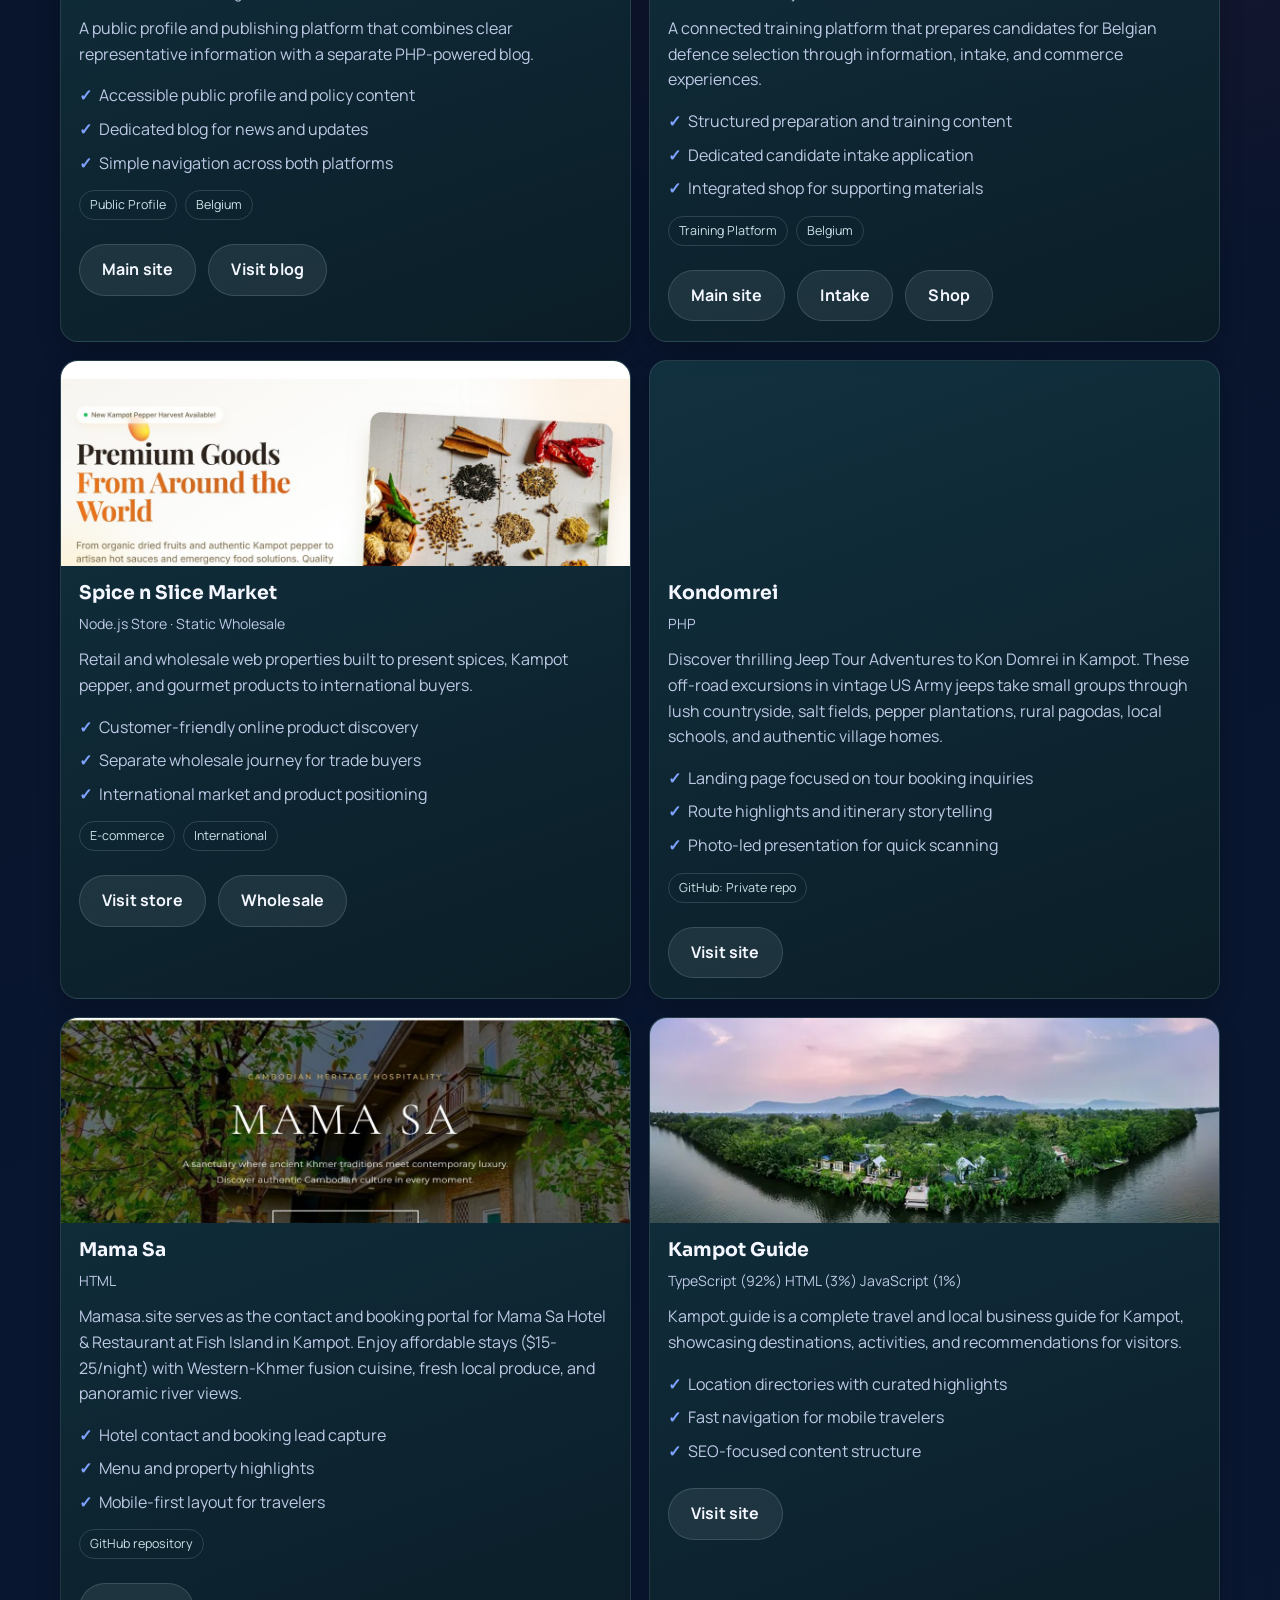
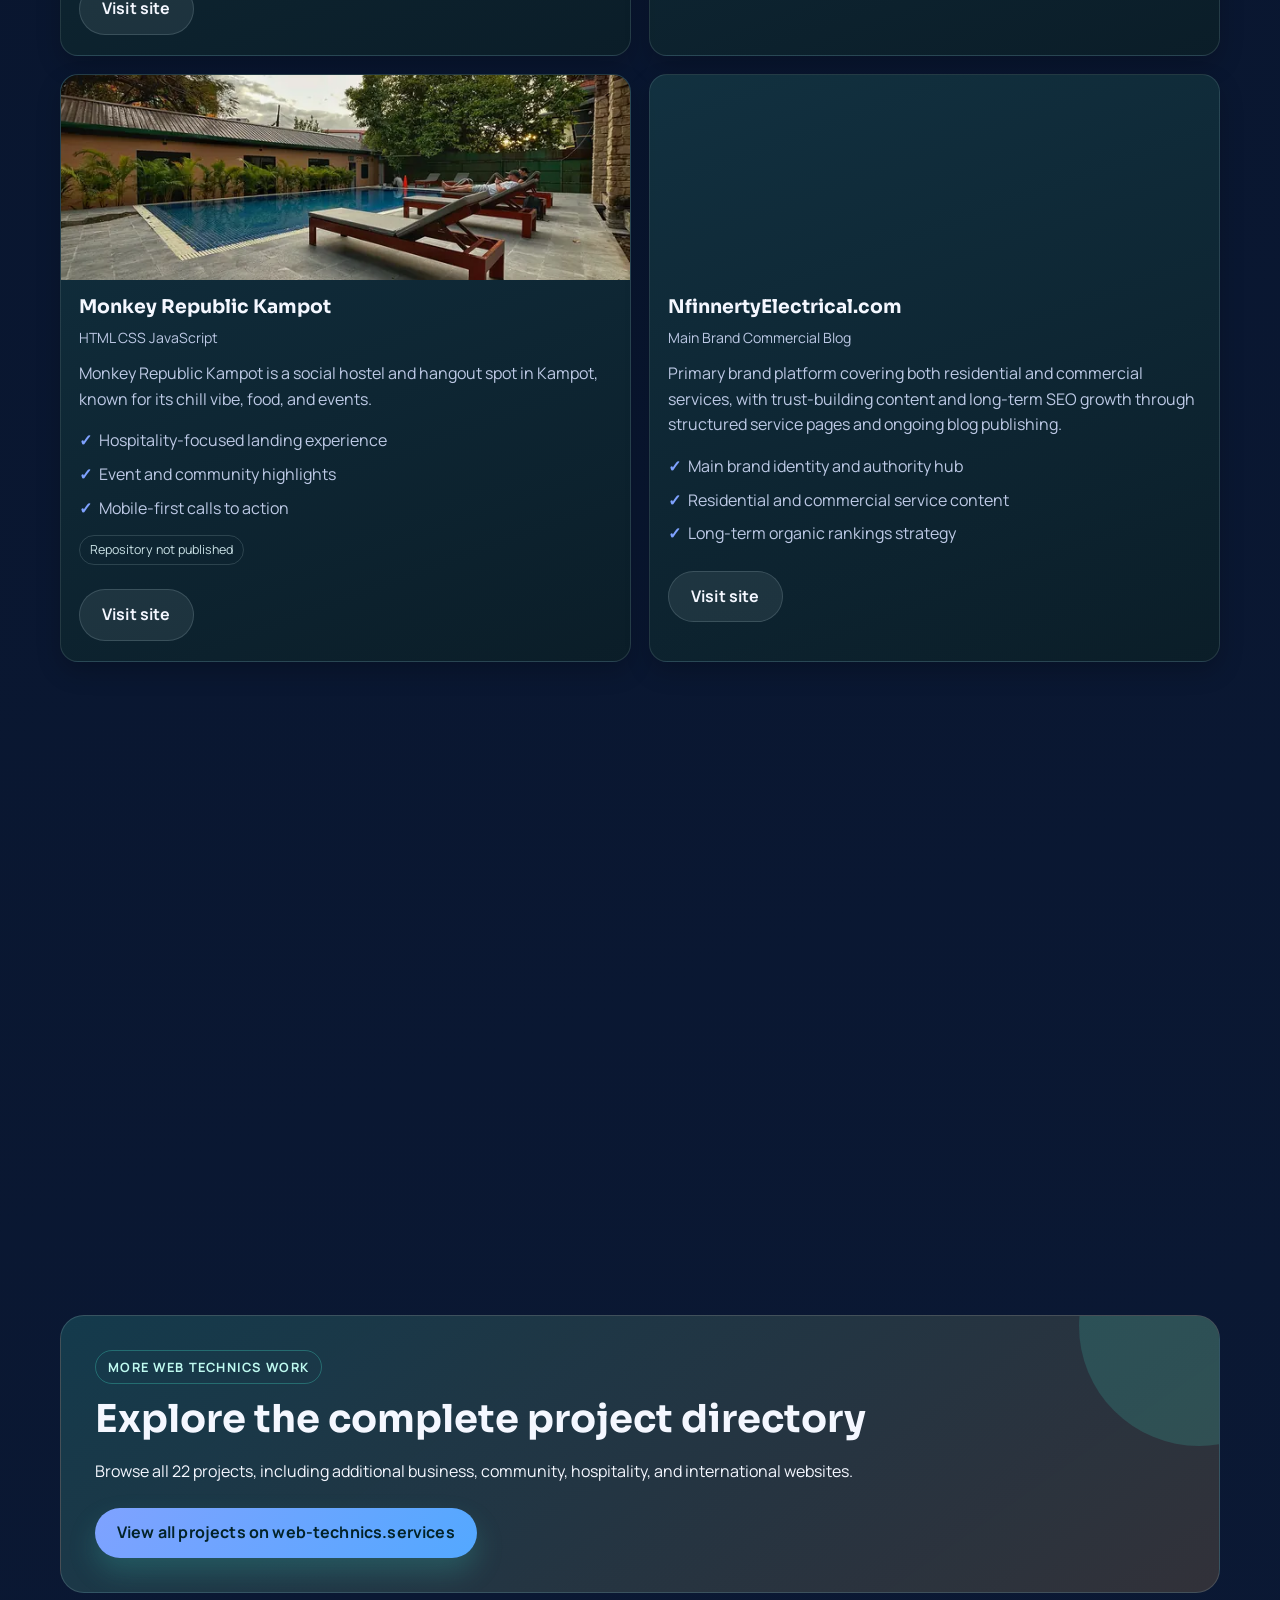
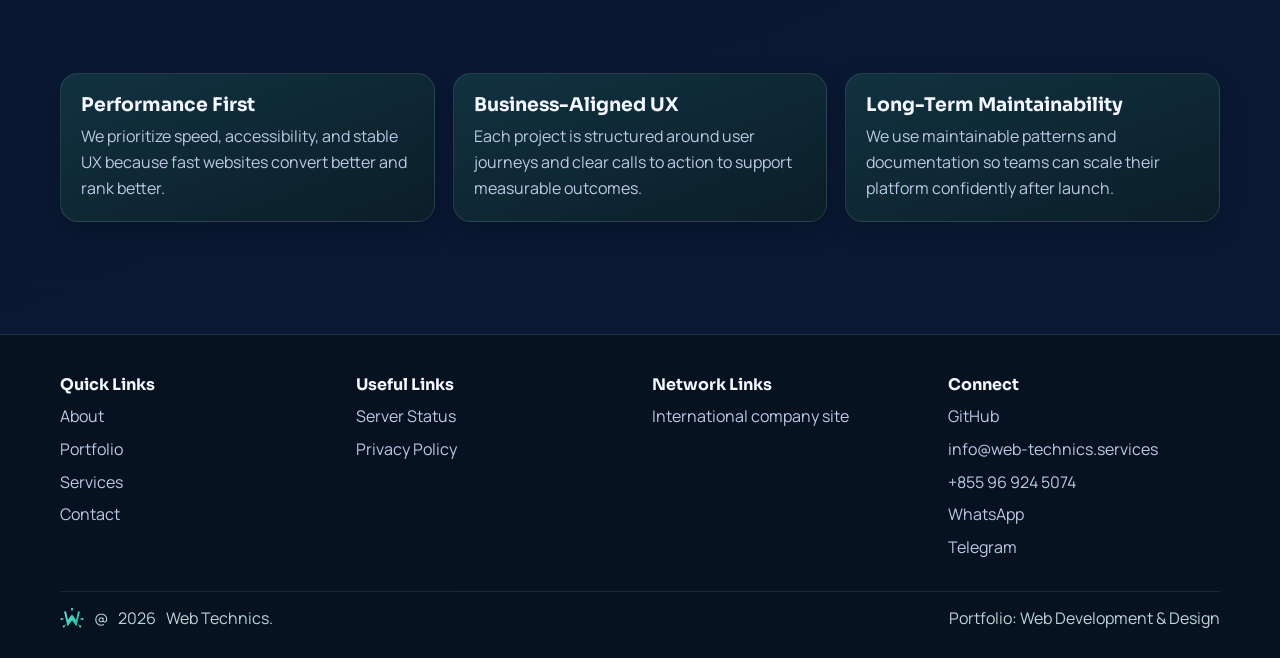
<file: portfolio.html>
﻿<!doctype html>
<html lang="en">
<head>
  <script src="consent.js" defer></script>
  <script src="analytics.js" defer></script>
  <meta charset="UTF-8">
  <meta name="viewport" content="width=device-width, initial-scale=1.0">
  <title>Cambodia Website Projects | Local Digital Work Portfolio</title>
  <meta name="description" content="Browse Cambodia website projects across hospitality, tourism, commerce, media, and community organizations, plus international work built for practical results.">
  <meta name="robots" content="index, follow, max-image-preview:large, max-snippet:-1, max-video-preview:-1">
  <link rel="canonical" href="https://web-technics.com/portfolio.html">
  <meta property="og:type" content="website">
  <meta property="og:locale" content="en">
  <meta property="og:title" content="Cambodia Website Projects | Local Digital Work Portfolio">
  <meta property="og:description" content="Browse Cambodia website projects across hospitality, tourism, commerce, media, and community organizations, plus international work built for practical results.">
  <meta property="og:url" content="https://web-technics.com/portfolio.html">
  <meta property="og:image" content="https://web-technics.com/assets/branding/web-technics-social-card.svg">
  <meta property="og:image:alt" content="Web Technics Cambodia web design and digital services">
  <meta name="twitter:card" content="summary_large_image">
  <meta name="twitter:title" content="Cambodia Website Projects | Local Digital Work Portfolio">
  <meta name="twitter:description" content="Browse Cambodia website projects across hospitality, tourism, commerce, media, and community organizations, plus international work built for practical results.">
  <meta name="twitter:image" content="https://web-technics.com/assets/branding/web-technics-social-card.svg">
  <meta name="twitter:image:alt" content="Web Technics Cambodia web design and digital services">
  <link rel="preconnect" href="https://fonts.googleapis.com">
  <link rel="preconnect" href="https://fonts.gstatic.com" crossorigin>
  <link rel="preload" as="style" href="https://fonts.googleapis.com/css2?family=Manrope:wght@400;500;600;700;800&family=Sora:wght@500;600;700;800&display=swap">
  <link rel="stylesheet" href="https://fonts.googleapis.com/css2?family=Manrope:wght@400;500;600;700;800&family=Sora:wght@500;600;700;800&display=swap" media="print" onload="this.media='all'">
  <noscript><link rel="stylesheet" href="https://fonts.googleapis.com/css2?family=Manrope:wght@400;500;600;700;800&family=Sora:wght@500;600;700;800&display=swap"></noscript>
  <link rel="stylesheet" href="styles.css">
  <link rel="icon" type="image/svg+xml" href="assets/branding/web-technics-icon-favicon.svg">
  <script type="application/ld+json">
    {
      "@context": "https://schema.org",
      "@type": "BreadcrumbList",
      "itemListElement": [
        {
          "@type": "ListItem",
          "position": 1,
          "name": "Home",
          "item": "https://web-technics.com/"
        },
        {
          "@type": "ListItem",
          "position": 2,
          "name": "Projects"
        }
      ]
    }
  </script>
  <script type="application/ld+json">
    {
      "@context": "https://schema.org",
      "@type": "CollectionPage",
      "name": "Web Technics Portfolio",
      "url": "https://web-technics.com/portfolio.html",
      "description": "Portfolio of web development and design projects delivered by Web Technics."
    }
  </script>
</head>
<body>
  <header class="site-header">
    <div class="container header-inner">
      <a class="brand" href="index.html" aria-label="Web Technics home">
        <img class="brand-logo" src="assets/branding/web-technics-logo-horizontal.svg" alt="Web Technics logo" width="980" height="260" loading="eager" decoding="async" fetchpriority="high">
      </a>
      <button class="menu-toggle" aria-expanded="false" aria-label="Open menu">Menu</button>
      <nav class="nav-links" aria-label="Primary">
        <a href="services.html">Services</a>
        <a class="active" href="portfolio.html">Portfolio</a>
        <a href="server-status.html">Server Status</a>
        <a href="contact.html">Contact</a>
        <a href="about.html">About</a>
      </nav>
    </div>
  </header>

  <main>
    <section class="page-hero">
      <div class="container reveal">
        <span class="eyebrow">Portfolio: Web Development & Design</span>
        <h1 style="margin-top:16px;">Portfolio</h1>
        <p>Explore websites and digital platforms delivered for businesses, nonprofits, hospitality teams, and entrepreneurs, with a focus on clear journeys and dependable performance.</p>
      </div>
    </section>

    <section class="section">
      <div class="container">
        <div class="section-head reveal">
          <h2>Latest projects that showcase our approach and attention to detail.</h2>
        </div>
        <div class="portfolio-controls reveal">
          <div class="chip-row" role="group" aria-label="Portfolio category filters">
            <button class="filter-chip active" type="button" data-filter="all">All</button>
            <button class="filter-chip" type="button" data-filter="travel">Travel & Tourism</button>
            <button class="filter-chip" type="button" data-filter="hospitality">Hospitality</button>
            <button class="filter-chip" type="button" data-filter="media">News & Media</button>
            <button class="filter-chip" type="button" data-filter="business">Business</button>
            <button class="filter-chip" type="button" data-filter="commerce">Commerce</button>
            <button class="filter-chip" type="button" data-filter="campaign">Campaign</button>
            <button class="filter-chip" type="button" data-filter="coming">Coming Soon</button>
          </div>
          <div class="search-wrap">
            <label for="portfolio-search" class="kicker">Search projects</label>
            <input id="portfolio-search" class="portfolio-search" type="search" placeholder="Try: PHP, SEO, Kampot, compliance..." aria-label="Search portfolio projects">
          </div>
        </div>
        <div class="grid cols-2">
          <article class="card media-card sponsored-card reveal" data-portfolio-item data-category="media" data-search="fikfak news sponsored sponsorship program html php belgium video archive social media publishing episodes">
            <span class="sponsor-badge">Sponsored Project</span>
            <img src="assets/media/fikfak-website-screenshot.jpg" alt="FikFak News homepage with featured video broadcast and article archive" width="1200" height="600" loading="lazy" decoding="async">
            <div class="media-body">
              <h3>FikFak News</h3>
              <p class="portfolio-tech">HTML (82%) PHP (17%)</p>
              <p>Fikfak.news is supported through our sponsorship program and delivers alternative news with a critical edge in Belgium, featuring video broadcasts that challenge mainstream narratives on global events.</p>
              <ul class="list-clean">
                <li>Sponsored development and technical support</li>
                <li>Video-first publishing with episode previews</li>
                <li>News archive and social sharing tools</li>
              </ul>
              <div class="tags"><a class="tag" href="https://github.com/web-technics/fikfak-news" target="_blank" rel="noreferrer">GitHub repository</a></div>
              <div class="actions"><a class="btn btn-secondary" href="https://fikfak.news/" target="_blank" rel="noreferrer">Visit sponsored site</a></div>
            </div>
          </article>

          <article class="card media-card reveal" data-portfolio-item data-category="business" data-search="amra clean cleaning linen holiday accommodation belgium static business services">
            <img src="assets/media/amraclean-website-screenshot.jpg" alt="Amra Clean homepage presenting professional cleaning services in Belgium" width="1200" height="600" loading="lazy" decoding="async">
            <div class="media-body">
              <h3>Amra Clean</h3>
              <p class="portfolio-tech">Static Website · Belgium</p>
              <p>A focused service website for professional cleaning and linen support for holiday accommodation in Belgium.</p>
              <ul class="list-clean">
                <li>Clear presentation of cleaning and linen services</li>
                <li>Trust-focused content for property operators</li>
                <li>Fast contact path for service enquiries</li>
              </ul>
              <div class="tags"><span class="tag">Business</span><span class="tag">Belgium</span></div>
              <div class="actions"><a class="btn btn-secondary" href="https://amraclean.be/" target="_blank" rel="noreferrer">Visit site</a></div>
            </div>
          </article>

          <article class="card media-card reveal" data-portfolio-item data-category="business" data-search="tom lamont public representative profile parliament blog belgium static php business">
            <img src="assets/media/tomlamont-website-screenshot.jpg" alt="Tom Lamont homepage with news coverage and campaign branding" width="1200" height="600" loading="lazy" decoding="async">
            <div class="media-body">
              <h3>Tom Lamont</h3>
              <p class="portfolio-tech">Static Website · PHP Blog</p>
              <p>A public profile and publishing platform that combines clear representative information with a separate PHP-powered blog.</p>
              <ul class="list-clean">
                <li>Accessible public profile and policy content</li>
                <li>Dedicated blog for news and updates</li>
                <li>Simple navigation across both platforms</li>
              </ul>
              <div class="tags"><span class="tag">Public Profile</span><span class="tag">Belgium</span></div>
              <div class="actions">
                <a class="btn btn-secondary" href="https://tomlamont.org/" target="_blank" rel="noreferrer">Main site</a>
                <a class="btn btn-secondary" href="https://blog.tomlamont.org/" target="_blank" rel="noreferrer">Visit blog</a>
              </div>
            </div>
          </article>

          <article class="card media-card reveal" data-portfolio-item data-category="business" data-search="milprep military defence selection preparation training intake shop belgium static php nodejs business">
            <img src="assets/media/milprep-website-screenshot.jpg" alt="MILPREP homepage offering Belgian defence selection training programmes" width="1200" height="600" loading="lazy" decoding="async">
            <div class="media-body">
              <h3>MILPREP</h3>
              <p class="portfolio-tech">Static · PHP · Node.js</p>
              <p>A connected training platform that prepares candidates for Belgian defence selection through information, intake, and commerce experiences.</p>
              <ul class="list-clean">
                <li>Structured preparation and training content</li>
                <li>Dedicated candidate intake application</li>
                <li>Integrated shop for supporting materials</li>
              </ul>
              <div class="tags"><span class="tag">Training Platform</span><span class="tag">Belgium</span></div>
              <div class="actions">
                <a class="btn btn-secondary" href="https://milprep.eu/" target="_blank" rel="noreferrer">Main site</a>
                <a class="btn btn-secondary" href="https://intake.milprep.eu/" target="_blank" rel="noreferrer">Intake</a>
                <a class="btn btn-secondary" href="https://shop.milprep.eu/" target="_blank" rel="noreferrer">Shop</a>
              </div>
            </div>
          </article>

          <article class="card media-card reveal" data-portfolio-item data-category="commerce" data-search="spice n slice market spices gourmet kampot pepper ecommerce store wholesale nodejs static international commerce">
            <img src="assets/media/spicenslice-website-screenshot.jpg" alt="Spice n Slice Market storefront selling Kampot pepper and specialty goods" width="1200" height="600" loading="lazy" decoding="async">
            <div class="media-body">
              <h3>Spice n Slice Market</h3>
              <p class="portfolio-tech">Node.js Store · Static Wholesale</p>
              <p>Retail and wholesale web properties built to present spices, Kampot pepper, and gourmet products to international buyers.</p>
              <ul class="list-clean">
                <li>Customer-friendly online product discovery</li>
                <li>Separate wholesale journey for trade buyers</li>
                <li>International market and product positioning</li>
              </ul>
              <div class="tags"><span class="tag">E-commerce</span><span class="tag">International</span></div>
              <div class="actions">
                <a class="btn btn-secondary" href="https://store.spicenslicemarket.com/" target="_blank" rel="noreferrer">Visit store</a>
                <a class="btn btn-secondary" href="https://wholesale.spicenslicemarket.com/" target="_blank" rel="noreferrer">Wholesale</a>
              </div>
            </div>
          </article>

          <article class="card media-card reveal" data-portfolio-item data-category="travel" data-search="kondomrei php jeep tour adventures kampot booking itinerary portfolio travel tourism">
            <img src="assets/media/kondomrei-website-screenshot.jpg" alt="Kondomrei homepage showing jeep tour booking for Kampot countryside excursions" width="1200" height="600" loading="lazy" decoding="async">
            <div class="media-body">
              <h3>Kondomrei</h3>
              <p class="portfolio-tech">PHP</p>
              <p>Discover thrilling Jeep Tour Adventures to Kon Domrei in Kampot. These off-road excursions in vintage US Army jeeps take small groups through lush countryside, salt fields, pepper plantations, rural pagodas, local schools, and authentic village homes.</p>
              <ul class="list-clean">
                <li>Landing page focused on tour booking inquiries</li>
                <li>Route highlights and itinerary storytelling</li>
                <li>Photo-led presentation for quick scanning</li>
              </ul>
              <div class="tags"><span class="tag">GitHub: Private repo</span></div>
              <div class="actions"><a class="btn btn-secondary" href="https://kondomrei.com/" target="_blank" rel="noreferrer">Visit site</a></div>
            </div>
          </article>

          <article class="card media-card reveal" data-portfolio-item data-category="hospitality" data-search="mama sa html hotel booking kampot restaurant fisher island hospitality travelers">
            <img src="assets/media/mamasa-website-screenshot.jpg" alt="Mama Sa hotel and restaurant website homepage with booking and contact details" width="1200" height="600" loading="lazy" decoding="async">
            <div class="media-body">
              <h3>Mama Sa</h3>
              <p class="portfolio-tech">HTML</p>
              <p>Mamasa.site serves as the contact and booking portal for Mama Sa Hotel & Restaurant at Fish Island in Kampot. Enjoy affordable stays ($15-25/night) with Western-Khmer fusion cuisine, fresh local produce, and panoramic river views.</p>
              <ul class="list-clean">
                <li>Hotel contact and booking lead capture</li>
                <li>Menu and property highlights</li>
                <li>Mobile-first layout for travelers</li>
              </ul>
              <div class="tags"><a class="tag" href="https://github.com/web-technics/mamasa" target="_blank" rel="noreferrer">GitHub repository</a></div>
              <div class="actions"><a class="btn btn-secondary" href="https://mamasa.site/" target="_blank" rel="noreferrer">Visit site</a></div>
            </div>
          </article>

          <article class="card media-card reveal" data-portfolio-item data-category="travel" data-search="kampot guide typescript directory travel mobile seo recommendations local business">
            <picture>
              <source
                type="image/webp"
                srcset="assets/kampot-guide-C5BmhhH8-640.webp 640w, assets/kampot-guide-C5BmhhH8-1200.webp 1200w"
                sizes="(max-width: 760px) calc(100vw - 40px), 590px">
              <img src="assets/kampot-guide-C5BmhhH8.jpeg" alt="Kampot Guide project screenshot" width="1200" height="675" loading="lazy" decoding="async">
            </picture>
            <div class="media-body">
              <h3>Kampot Guide</h3>
              <p class="portfolio-tech">TypeScript (92%) HTML (3%) JavaScript (1%)</p>
              <p>Kampot.guide is a complete travel and local business guide for Kampot, showcasing destinations, activities, and recommendations for visitors.</p>
              <ul class="list-clean">
                <li>Location directories with curated highlights</li>
                <li>Fast navigation for mobile travelers</li>
                <li>SEO-focused content structure</li>
              </ul>
              <div class="actions"><a class="btn btn-secondary" href="https://kampot.guide/" target="_blank" rel="noreferrer">Visit site</a></div>
            </div>
          </article>

          <article class="card media-card reveal" data-portfolio-item data-category="hospitality" data-search="monkey republic kampot hostel html css javascript events community hospitality">
            <picture>
              <source
                type="image/webp"
                srcset="assets/monkey-republic-kampot-BZmOXges-640.webp 640w, assets/monkey-republic-kampot-BZmOXges-1200.webp 1200w"
                sizes="(max-width: 760px) calc(100vw - 40px), 590px">
              <img src="assets/monkey-republic-kampot-BZmOXges.jpg" alt="Monkey Republic Kampot project screenshot" width="1200" height="900" loading="lazy" decoding="async">
            </picture>
            <div class="media-body">
              <h3>Monkey Republic Kampot</h3>
              <p class="portfolio-tech">HTML CSS JavaScript</p>
              <p>Monkey Republic Kampot is a social hostel and hangout spot in Kampot, known for its chill vibe, food, and events.</p>
              <ul class="list-clean">
                <li>Hospitality-focused landing experience</li>
                <li>Event and community highlights</li>
                <li>Mobile-first calls to action</li>
              </ul>
              <div class="tags"><span class="tag">Repository not published</span></div>
              <div class="actions"><a class="btn btn-secondary" href="https://www.monkeyrepublickampot.com/" target="_blank" rel="noreferrer">Visit site</a></div>
            </div>
          </article>

          <article class="card media-card reveal" data-portfolio-item data-category="business" data-search="nfinnertyelectrical com main brand local seo blog residential commercial b2b compliance authority hub services">
            <img src="assets/media/1558002038-93e38493.jpg" alt="NfinnertyElectrical.com project preview" width="1200" height="600" loading="lazy" decoding="async">
            <div class="media-body">
              <h3>NfinnertyElectrical.com</h3>
              <p class="portfolio-tech">Main Brand Commercial Blog</p>
              <p>Primary brand platform covering both residential and commercial services, with trust-building content and long-term SEO growth through structured service pages and ongoing blog publishing.</p>
              <ul class="list-clean">
                <li>Main brand identity and authority hub</li>
                <li>Residential and commercial service content</li>
                <li>Long-term organic rankings strategy</li>
              </ul>
              <div class="actions"><a class="btn btn-secondary" href="https://nfinnertyelectrical.com/" target="_blank" rel="noreferrer">Visit site</a></div>
            </div>
          </article>

          <article class="card media-card reveal" data-portfolio-item data-category="coming" data-search="nfinnerty foundation cambodia under construction nonprofit ngo community support">
            <img src="assets/media/1488521787991-7350f920.jpg" alt="Nfinnerty Foundation Cambodia project preview" width="1200" height="600" loading="lazy" decoding="async">
            <div class="media-body">
              <h3>Nfinnerty Foundation Cambodia</h3>
              <p class="portfolio-tech">Under Construction</p>
              <p>A new website is being developed to support the foundation's work in Cambodia, share its mission, and connect communities with its initiatives.</p>
              <ul class="list-clean">
                <li>Mission and community impact storytelling</li>
                <li>Clear presentation of foundation initiatives</li>
                <li>Accessible, mobile-first experience</li>
              </ul>
              <div class="tags"><span class="tag">Status: Under construction</span></div>
              <div class="actions"><a class="btn btn-primary" href="contact.html">Project in progress</a></div>
            </div>
          </article>

          <article class="card media-card reveal" data-portfolio-item data-category="coming" data-search="coming soon tbd analytics tracking high impact homepage layout information architecture">
            <img src="assets/media/1521737604893-afc55e90.jpg" alt="Coming soon project preview" width="1200" height="600" loading="lazy" decoding="async">
            <div class="media-body">
              <h3>Coming Soon</h3>
              <p class="portfolio-tech">TBD</p>
              <p>Another build is underway with focus on clear messaging, rapid page loads, and conversion-ready sections.</p>
              <ul class="list-clean">
                <li>Information architecture locked</li>
                <li>High-impact homepage layout</li>
                <li>Analytics and tracking planned</li>
              </ul>
              <div class="tags"><span class="tag">Repository not published</span></div>
              <div class="actions"><a class="btn btn-primary" href="contact.html">Start your project</a></div>
            </div>
          </article>
        </div>
        <div class="portfolio-empty" aria-live="polite">No projects matched your filters. Try a different category or search term.</div>
        <div class="cta-band reveal" style="margin-top: 24px;">
          <span class="eyebrow">More Web Technics work</span>
          <h2 style="margin-top: 12px;">Explore the complete project directory</h2>
          <p>Browse all 22 projects, including additional business, community, hospitality, and international websites.</p>
          <div class="actions"><a class="btn btn-primary" href="https://web-technics.services/portfolio.html">View all projects on web-technics.services</a></div>
        </div>
      </div>
    </section>

    <section class="section" style="padding-top: 8px;">
      <div class="container reveal">
        <div class="grid cols-3">
          <article class="card"><h3>Performance First</h3><p>We prioritize speed, accessibility, and stable UX because fast websites convert better and rank better.</p></article>
          <article class="card"><h3>Business-Aligned UX</h3><p>Each project is structured around user journeys and clear calls to action to support measurable outcomes.</p></article>
          <article class="card"><h3>Long-Term Maintainability</h3><p>We use maintainable patterns and documentation so teams can scale their platform confidently after launch.</p></article>
        </div>
      </div>
    </section>
  </main>

  <footer class="site-footer">
    <div class="container footer-grid">
      <div class="footer-col">
        <h3>Quick Links</h3>
        <a href="about.html">About</a>
        <a href="portfolio.html">Portfolio</a>
        <a href="services.html">Services</a>
        <a href="contact.html">Contact</a>
      </div>
      <div class="footer-col">
        <h3>Useful Links</h3>
        <a href="server-status.html">Server Status</a>
        <a href="privacy.html">Privacy Policy</a>
      </div>
      <div class="footer-col">
        <h3>Network Links</h3>
        <a href="https://web-technics.services/">International company site</a>
      </div>
      <div class="footer-col">
        <h3>Connect</h3>
        <a href="https://github.com/web-technics" target="_blank" rel="noreferrer">GitHub</a>
        <a href="mailto:info@web-technics.services">info@web-technics.services</a>
        <a href="tel:+855969245074">+855 96 924 5074</a>
        <a href="https://wa.me/855965345954" target="_blank" rel="noreferrer">WhatsApp</a>
        <a href="https://t.me/web_technics_services" target="_blank" rel="noreferrer">Telegram</a>
      </div>
    </div>
    <div class="container footer-bottom">
      <p class="footer-signature"><img class="footer-logo" src="assets/branding/web-technics-icon-favicon.svg" alt="Web Technics icon" width="64" height="64" loading="lazy" decoding="async">@<span data-year></span> Web Technics.</p>
      <p>Portfolio: Web Development & Design</p>
    </div>
  </footer>

  <script src="app.js" defer></script>
</body>
</html>
</file>
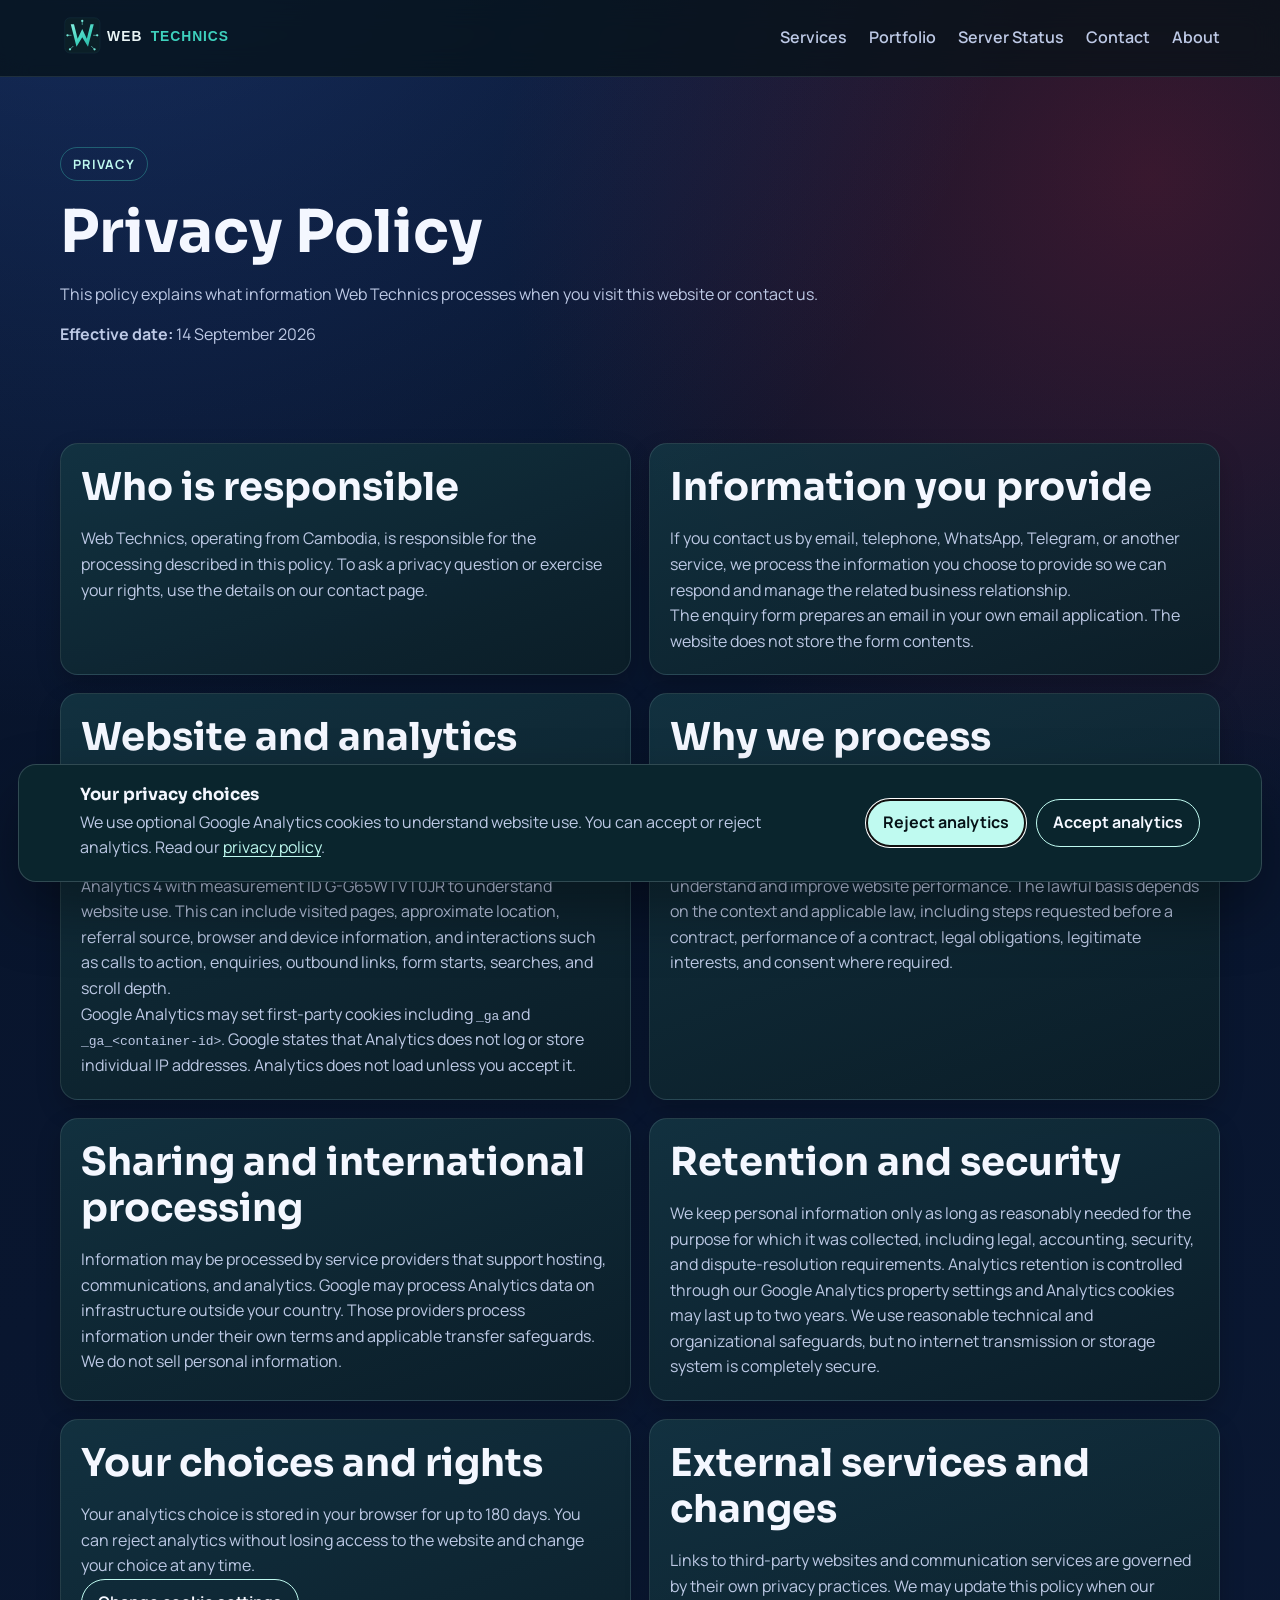
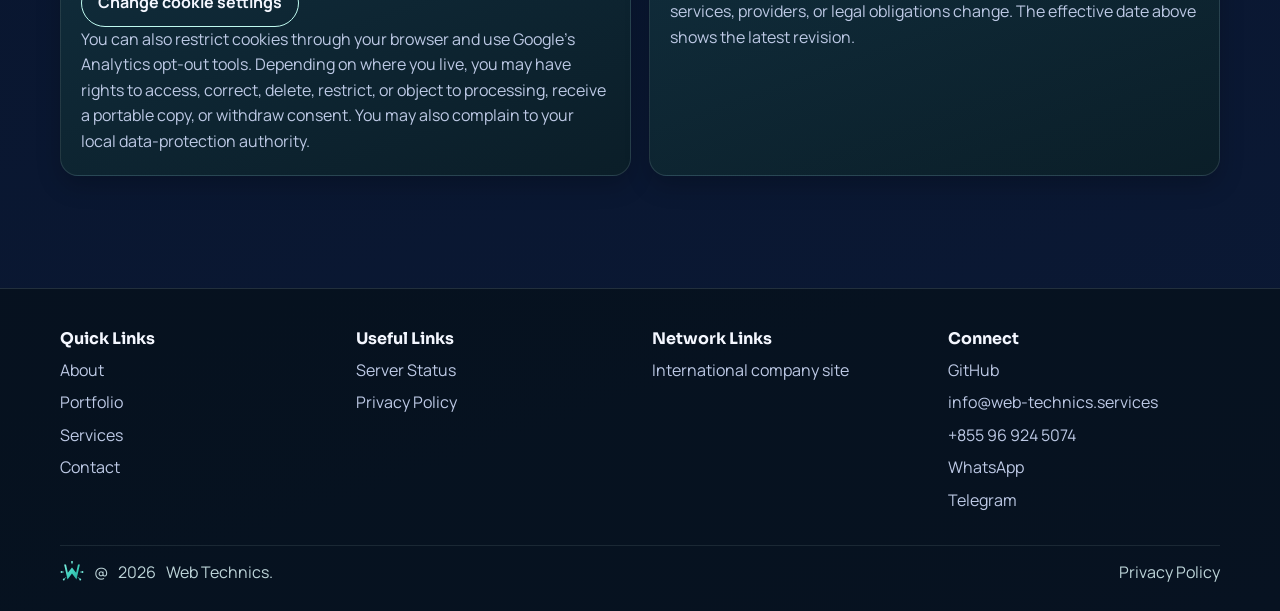
<file: privacy.html>
<!doctype html>
<html lang="en">
<head>
  <script src="consent.js" defer></script>
  <script src="analytics.js" defer></script>
  <meta charset="UTF-8">
  <meta name="viewport" content="width=device-width, initial-scale=1.0">
  <title>Website Privacy Choices Cambodia | Analytics and Cookies</title>
  <meta name="description" content="Understand privacy choices for Web Technics Cambodia, including contact data, Google Analytics consent, cookies, retention, security, and visitor rights.">
  <meta name="robots" content="index, follow, max-image-preview:large, max-snippet:-1, max-video-preview:-1">
  <link rel="canonical" href="https://web-technics.com/privacy.html">
  <meta property="og:type" content="website">
  <meta property="og:site_name" content="Web Technics Cambodia">
  <meta property="og:locale" content="en">
  <meta property="og:title" content="Website Privacy Choices Cambodia | Analytics and Cookies">
  <meta property="og:description" content="Understand privacy choices for Web Technics Cambodia, including contact data, Google Analytics consent, cookies, retention, security, and visitor rights.">
  <meta property="og:url" content="https://web-technics.com/privacy.html">
  <meta property="og:image" content="https://web-technics.com/assets/branding/web-technics-social-card.svg">
  <meta property="og:image:alt" content="Web Technics Cambodia web design and digital services">
  <meta name="twitter:card" content="summary_large_image">
  <meta name="twitter:title" content="Website Privacy Choices Cambodia | Analytics and Cookies">
  <meta name="twitter:description" content="Understand privacy choices for Web Technics Cambodia, including contact data, Google Analytics consent, cookies, retention, security, and visitor rights.">
  <meta name="twitter:image" content="https://web-technics.com/assets/branding/web-technics-social-card.svg">
  <meta name="twitter:image:alt" content="Web Technics Cambodia web design and digital services">
  <link rel="preconnect" href="https://fonts.googleapis.com">
  <link rel="preconnect" href="https://fonts.gstatic.com" crossorigin>
  <link rel="preload" as="style" href="https://fonts.googleapis.com/css2?family=Manrope:wght@400;500;600;700;800&family=Sora:wght@500;600;700;800&display=swap">
  <link rel="stylesheet" href="https://fonts.googleapis.com/css2?family=Manrope:wght@400;500;600;700;800&family=Sora:wght@500;600;700;800&display=swap" media="print" onload="this.media='all'">
  <noscript><link rel="stylesheet" href="https://fonts.googleapis.com/css2?family=Manrope:wght@400;500;600;700;800&family=Sora:wght@500;600;700;800&display=swap"></noscript>
  <link rel="stylesheet" href="styles.css">
  <link rel="icon" type="image/svg+xml" href="assets/branding/web-technics-icon-favicon.svg">
  <script type="application/ld+json">
    {
      "@context": "https://schema.org",
      "@type": "BreadcrumbList",
      "itemListElement": [
        {
          "@type": "ListItem",
          "position": 1,
          "name": "Home",
          "item": "https://web-technics.com/"
        },
        {
          "@type": "ListItem",
          "position": 2,
          "name": "Privacy choices"
        }
      ]
    }
  </script>
</head>
<body>
  <header class="site-header">
    <div class="container header-inner">
      <a class="brand" href="index.html" aria-label="Web Technics home">
        <img class="brand-logo" src="assets/branding/web-technics-logo-horizontal.svg" alt="Web Technics logo" width="980" height="260" loading="eager" decoding="async" fetchpriority="high">
      </a>
      <button class="menu-toggle" aria-expanded="false" aria-label="Open menu">Menu</button>
      <nav class="nav-links" aria-label="Primary">
        <a href="services.html">Services</a>
        <a href="portfolio.html">Portfolio</a>
        <a href="server-status.html">Server Status</a>
        <a href="contact.html">Contact</a>
        <a href="about.html">About</a>
      </nav>
    </div>
  </header>

  <main>
    <section class="page-hero">
      <div class="container reveal">
        <span class="eyebrow">Privacy</span>
        <h1 style="margin-top:16px;">Privacy Policy</h1>
        <p>This policy explains what information Web Technics processes when you visit this website or contact us.</p>
        <p><strong>Effective date:</strong> 14 September 2026</p>
      </div>
    </section>

    <section class="section">
      <div class="container">
        <div class="grid cols-2">
          <article class="card reveal"><h2>Who is responsible</h2><p>Web Technics, operating from Cambodia, is responsible for the processing described in this policy. To ask a privacy question or exercise your rights, use the details on our <a href="contact.html">contact page</a>.</p></article>
          <article class="card reveal"><h2>Information you provide</h2><p>If you contact us by email, telephone, WhatsApp, Telegram, or another service, we process the information you choose to provide so we can respond and manage the related business relationship.</p><p>The enquiry form prepares an email in your own email application. The website does not store the form contents.</p></article>
          <article class="card reveal"><h2>Website and analytics data</h2><p>Our hosting provider may process technical request logs needed to deliver and secure the website. With your permission, we use Google Analytics 4 with measurement ID G-G65WTVT0JR to understand website use. This can include visited pages, approximate location, referral source, browser and device information, and interactions such as calls to action, enquiries, outbound links, form starts, searches, and scroll depth.</p><p>Google Analytics may set first-party cookies including <code>_ga</code> and <code>_ga_&lt;container-id&gt;</code>. Google states that Analytics does not log or store individual IP addresses. Analytics does not load unless you accept it.</p></article>
          <article class="card reveal"><h2>Why we process information</h2><p>We process information to operate and secure the website, respond to enquiries, provide requested services, maintain business records, and understand and improve website performance. The lawful basis depends on the context and applicable law, including steps requested before a contract, performance of a contract, legal obligations, legitimate interests, and consent where required.</p></article>
          <article class="card reveal"><h2>Sharing and international processing</h2><p>Information may be processed by service providers that support hosting, communications, and analytics. Google may process Analytics data on infrastructure outside your country. Those providers process information under their own terms and applicable transfer safeguards. We do not sell personal information.</p></article>
          <article class="card reveal"><h2>Retention and security</h2><p>We keep personal information only as long as reasonably needed for the purpose for which it was collected, including legal, accounting, security, and dispute-resolution requirements. Analytics retention is controlled through our Google Analytics property settings and Analytics cookies may last up to two years. We use reasonable technical and organizational safeguards, but no internet transmission or storage system is completely secure.</p></article>
          <article class="card reveal"><h2>Your choices and rights</h2><p>Your analytics choice is stored in your browser for up to 180 days. You can reject analytics without losing access to the website and change your choice at any time.</p><p><button class="cookie-choice" type="button" data-cookie-settings>Change cookie settings</button></p><p>You can also restrict cookies through your browser and use Google's Analytics opt-out tools. Depending on where you live, you may have rights to access, correct, delete, restrict, or object to processing, receive a portable copy, or withdraw consent. You may also complain to your local data-protection authority.</p></article>
          <article class="card reveal"><h2>External services and changes</h2><p>Links to third-party websites and communication services are governed by their own privacy practices. We may update this policy when our services, providers, or legal obligations change. The effective date above shows the latest revision.</p></article>
        </div>
      </div>
    </section>
  </main>

  <footer class="site-footer">
    <div class="container footer-grid">
      <div class="footer-col"><h3>Quick Links</h3><a href="about.html">About</a><a href="portfolio.html">Portfolio</a><a href="services.html">Services</a><a href="contact.html">Contact</a></div>
      <div class="footer-col"><h3>Useful Links</h3><a href="server-status.html">Server Status</a><a href="privacy.html" aria-current="page">Privacy Policy</a></div>
      <div class="footer-col"><h3>Network Links</h3><a href="https://web-technics.services/">International company site</a></div>
      <div class="footer-col"><h3>Connect</h3><a href="https://github.com/web-technics" target="_blank" rel="noreferrer">GitHub</a><a href="mailto:info@web-technics.services">info@web-technics.services</a><a href="tel:+855969245074">+855 96 924 5074</a><a href="https://wa.me/855965345954" target="_blank" rel="noreferrer">WhatsApp</a><a href="https://t.me/web_technics_services" target="_blank" rel="noreferrer">Telegram</a></div>
    </div>
    <div class="container footer-bottom">
      <p class="footer-signature"><img class="footer-logo" src="assets/branding/web-technics-icon-favicon.svg" alt="Web Technics icon" width="64" height="64" loading="lazy" decoding="async">@<span data-year></span> Web Technics.</p>
      <p>Privacy Policy</p>
    </div>
  </footer>

  <script src="app.js" defer></script>
</body>
</html>
</file>
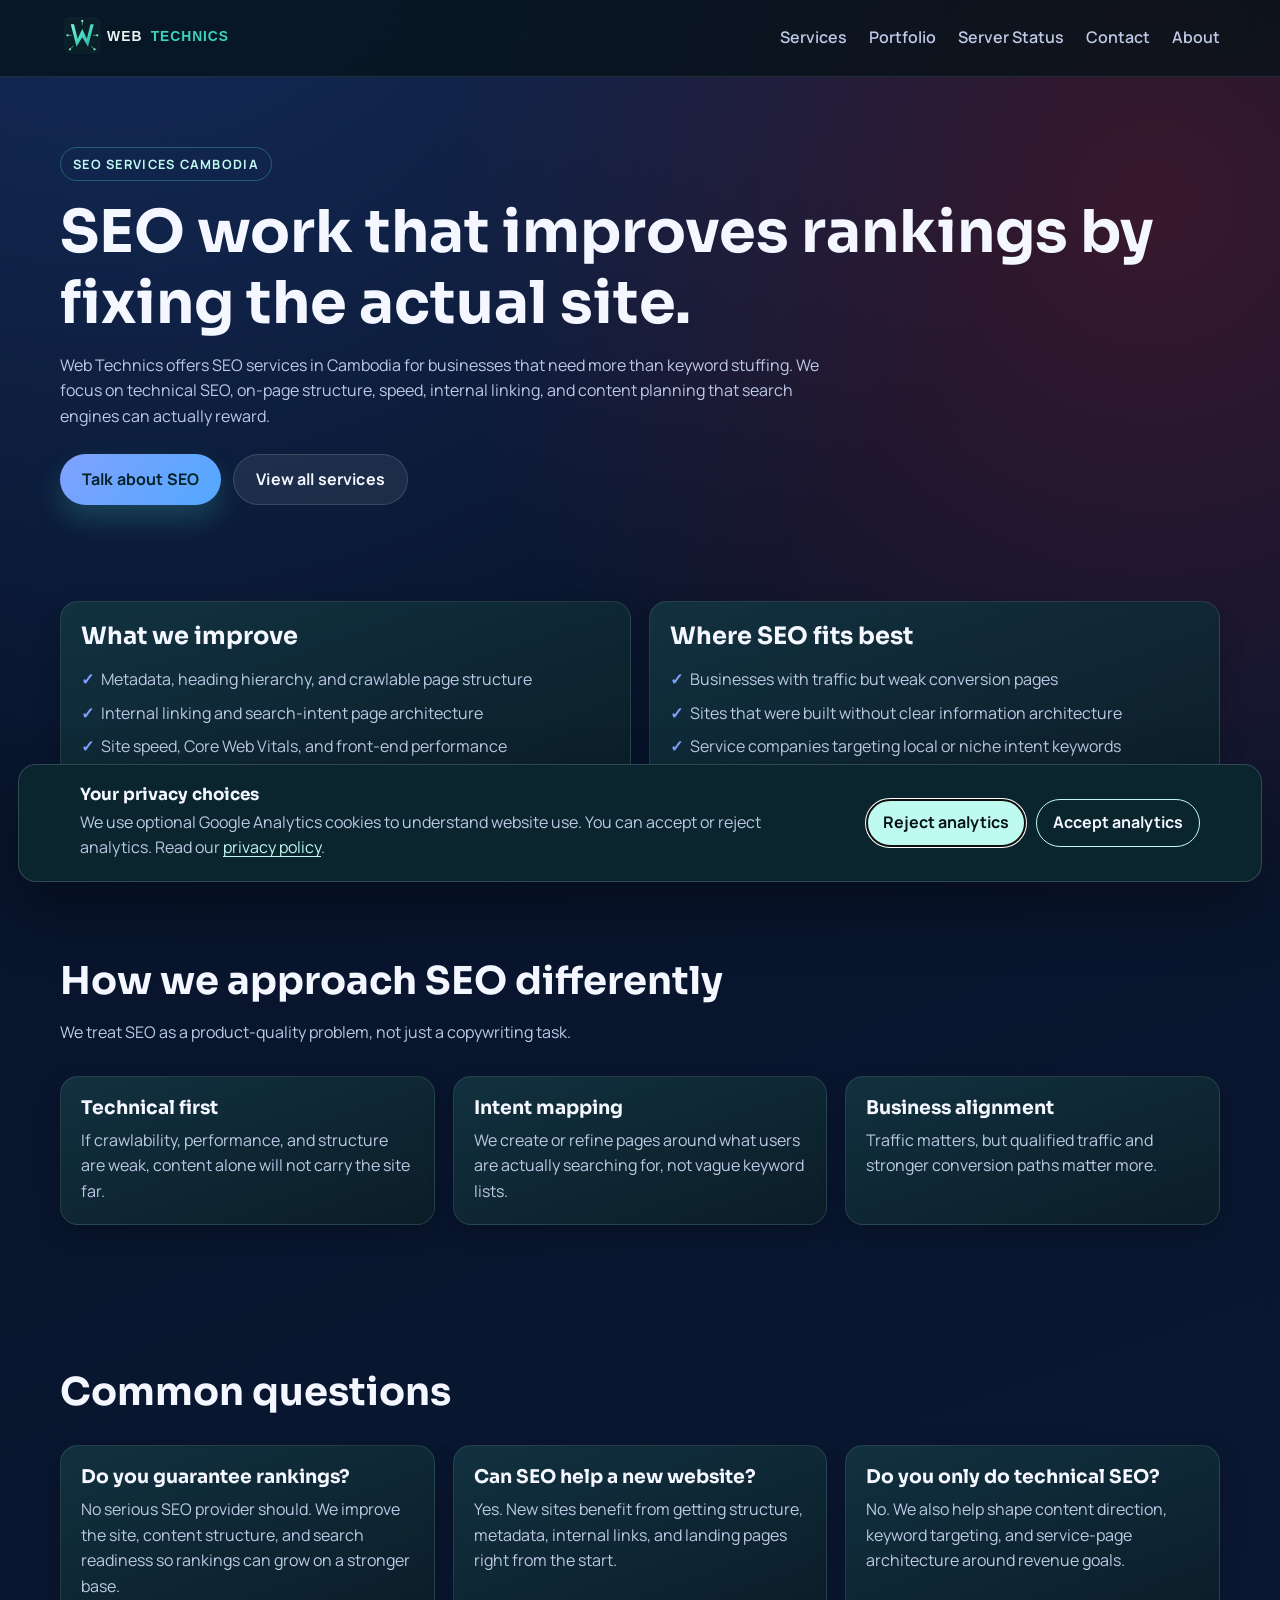
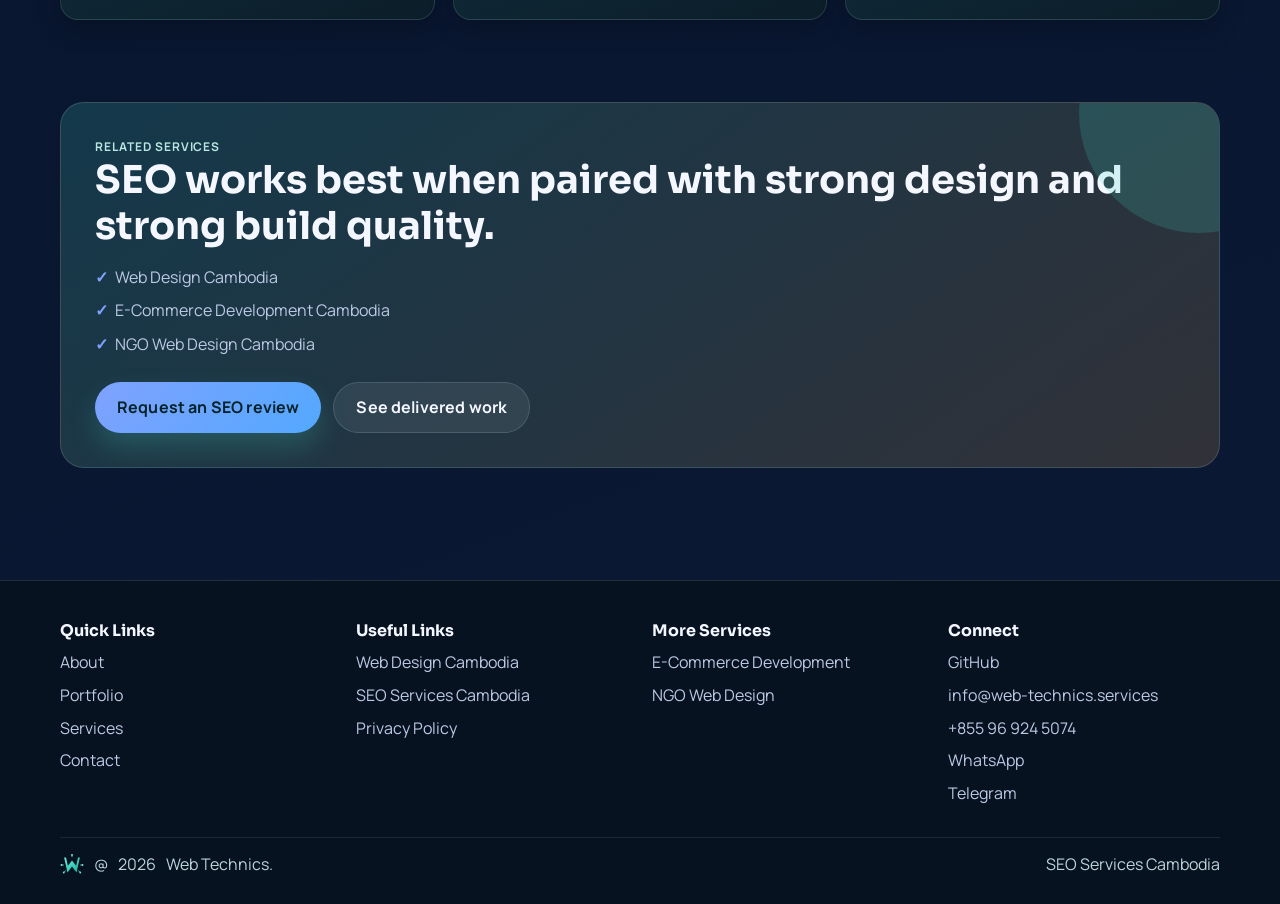
<file: seo-services-cambodia.html>
<!doctype html>
<html lang="en">
<head>
  <script src="consent.js" defer></script>
  <script src="analytics.js" defer></script>
  <meta charset="UTF-8">
  <meta name="viewport" content="width=device-width, initial-scale=1.0">
  <title>SEO Services Cambodia | Technical and Local Search Growth</title>
  <meta name="description" content="SEO services in Cambodia covering technical audits, local search signals, content structure, page speed, measurement, and plans for sustainable organic growth.">
  <meta name="robots" content="index, follow, max-image-preview:large, max-snippet:-1, max-video-preview:-1">
  <link rel="canonical" href="https://web-technics.com/seo-services-cambodia.html">
  <meta property="og:type" content="website">
  <meta property="og:site_name" content="Web Technics Cambodia">
  <meta property="og:locale" content="en">
  <meta property="og:title" content="SEO Services Cambodia | Technical and Local Search Growth">
  <meta property="og:description" content="SEO services in Cambodia covering technical audits, local search signals, content structure, page speed, measurement, and plans for sustainable organic growth.">
  <meta property="og:url" content="https://web-technics.com/seo-services-cambodia.html">
  <meta property="og:image" content="https://web-technics.com/assets/branding/web-technics-social-card.svg">
  <meta property="og:image:alt" content="Web Technics Cambodia web design and digital services">
  <meta name="twitter:card" content="summary_large_image">
  <meta name="twitter:title" content="SEO Services Cambodia | Technical and Local Search Growth">
  <meta name="twitter:description" content="SEO services in Cambodia covering technical audits, local search signals, content structure, page speed, measurement, and plans for sustainable organic growth.">
  <meta name="twitter:image" content="https://web-technics.com/assets/branding/web-technics-social-card.svg">
  <meta name="twitter:image:alt" content="Web Technics Cambodia web design and digital services">
  <link rel="preconnect" href="https://fonts.googleapis.com">
  <link rel="preconnect" href="https://fonts.gstatic.com" crossorigin>
  <link rel="preload" as="style" href="https://fonts.googleapis.com/css2?family=Manrope:wght@400;500;600;700;800&family=Sora:wght@500;600;700;800&display=swap">
  <link rel="stylesheet" href="https://fonts.googleapis.com/css2?family=Manrope:wght@400;500;600;700;800&family=Sora:wght@500;600;700;800&display=swap" media="print" onload="this.media='all'">
  <noscript><link rel="stylesheet" href="https://fonts.googleapis.com/css2?family=Manrope:wght@400;500;600;700;800&family=Sora:wght@500;600;700;800&display=swap"></noscript>
  <link rel="stylesheet" href="styles.css">
  <link rel="icon" type="image/svg+xml" href="assets/branding/web-technics-icon-favicon.svg">
  <script type="application/ld+json">
    {
      "@context": "https://schema.org",
      "@type": "BreadcrumbList",
      "itemListElement": [
        {
          "@type": "ListItem",
          "position": 1,
          "name": "Home",
          "item": "https://web-technics.com/"
        },
        {
          "@type": "ListItem",
          "position": 2,
          "name": "SEO Services Cambodia"
        }
      ]
    }
  </script>
  <script type="application/ld+json">
    {
      "@context": "https://schema.org",
      "@type": "FAQPage",
      "mainEntity": [
        {
          "@type": "Question",
          "name": "Do you guarantee rankings?",
          "acceptedAnswer": {
            "@type": "Answer",
            "text": "No serious SEO provider should. We improve the site, content structure, and search readiness so rankings can grow on a stronger base."
          }
        },
        {
          "@type": "Question",
          "name": "Can SEO help a new website?",
          "acceptedAnswer": {
            "@type": "Answer",
            "text": "Yes. New sites benefit from getting structure, metadata, internal links, and landing pages right from the start."
          }
        },
        {
          "@type": "Question",
          "name": "Do you only do technical SEO?",
          "acceptedAnswer": {
            "@type": "Answer",
            "text": "No. We also help shape content direction, keyword targeting, and service-page architecture around revenue goals."
          }
        }
      ]
    }
  </script>
  <script type="application/ld+json">
    {
      "@context": "https://schema.org",
      "@type": "Service",
      "name": "SEO Services Cambodia",
      "serviceType": "Search Engine Optimization",
      "provider": {
        "@type": "Organization",
        "name": "Web Technics",
        "url": "https://web-technics.com/"
      },
      "url": "https://web-technics.com/seo-services-cambodia.html",
      "areaServed": [
        "Cambodia",
        "Worldwide"
      ],
      "description": "Technical SEO, on-page SEO, site structure, performance improvements, and content strategy for long-term organic growth."
    }
  </script>
</head>
<body>
  <header class="site-header">
    <div class="container header-inner">
      <a class="brand" href="index.html" aria-label="Web Technics home">
        <img class="brand-logo" src="assets/branding/web-technics-logo-horizontal.svg" alt="Web Technics logo" width="980" height="260" loading="eager" decoding="async" fetchpriority="high">
      </a>
      <button class="menu-toggle" aria-expanded="false" aria-label="Open menu">Menu</button>
      <nav class="nav-links" aria-label="Primary">
        <a href="services.html">Services</a>
        <a href="portfolio.html">Portfolio</a>
        <a href="server-status.html">Server Status</a>
        <a href="contact.html">Contact</a>
        <a href="about.html">About</a>
      </nav>
    </div>
  </header>

  <main>
    <section class="page-hero">
      <div class="container reveal">
        <span class="eyebrow">SEO Services Cambodia</span>
        <h1 style="margin-top:16px;">SEO work that improves rankings by fixing the actual site.</h1>
        <p>Web Technics offers SEO services in Cambodia for businesses that need more than keyword stuffing. We focus on technical SEO, on-page structure, speed, internal linking, and content planning that search engines can actually reward.</p>
        <div class="actions">
          <a class="btn btn-primary" href="contact.html">Talk about SEO</a>
          <a class="btn btn-secondary" href="services.html">View all services</a>
        </div>
      </div>
    </section>

    <section class="section">
      <div class="container">
        <div class="grid cols-2">
          <article class="card reveal">
            <h2 style="font-size:1.5rem;">What we improve</h2>
            <ul class="list-clean">
              <li>Metadata, heading hierarchy, and crawlable page structure</li>
              <li>Internal linking and search-intent page architecture</li>
              <li>Site speed, Core Web Vitals, and front-end performance</li>
              <li>Content planning for commercial and long-tail keyword targets</li>
            </ul>
          </article>
          <article class="card reveal">
            <h2 style="font-size:1.5rem;">Where SEO fits best</h2>
            <ul class="list-clean">
              <li>Businesses with traffic but weak conversion pages</li>
              <li>Sites that were built without clear information architecture</li>
              <li>Service companies targeting local or niche intent keywords</li>
              <li>Growing brands that need technical cleanup before scaling content</li>
            </ul>
          </article>
        </div>
      </div>
    </section>

    <section class="section">
      <div class="container reveal">
        <div class="section-head">
          <h2>How we approach SEO differently</h2>
          <p>We treat SEO as a product-quality problem, not just a copywriting task.</p>
        </div>
        <div class="grid cols-3">
          <article class="card"><h3>Technical first</h3><p>If crawlability, performance, and structure are weak, content alone will not carry the site far.</p></article>
          <article class="card"><h3>Intent mapping</h3><p>We create or refine pages around what users are actually searching for, not vague keyword lists.</p></article>
          <article class="card"><h3>Business alignment</h3><p>Traffic matters, but qualified traffic and stronger conversion paths matter more.</p></article>
        </div>
      </div>
    </section>

    <section class="section">
      <div class="container reveal">
        <div class="section-head">
          <h2>Common questions</h2>
        </div>
        <div class="grid cols-3">
          <article class="card"><h3>Do you guarantee rankings?</h3><p>No serious SEO provider should. We improve the site, content structure, and search readiness so rankings can grow on a stronger base.</p></article>
          <article class="card"><h3>Can SEO help a new website?</h3><p>Yes. New sites benefit from getting structure, metadata, internal links, and landing pages right from the start.</p></article>
          <article class="card"><h3>Do you only do technical SEO?</h3><p>No. We also help shape content direction, keyword targeting, and service-page architecture around revenue goals.</p></article>
        </div>
      </div>
    </section>

    <section class="section" style="padding-top:10px;">
      <div class="container reveal">
        <div class="cta-band">
          <p class="kicker">Related Services</p>
          <h2>SEO works best when paired with strong design and strong build quality.</h2>
          <ul class="list-clean">
            <li><a href="web-design-cambodia.html">Web Design Cambodia</a></li>
            <li><a href="ecommerce-development-cambodia.html">E-Commerce Development Cambodia</a></li>
            <li><a href="ngo-web-design-cambodia.html">NGO Web Design Cambodia</a></li>
          </ul>
          <div class="actions">
            <a class="btn btn-primary" href="contact.html">Request an SEO review</a>
            <a class="btn btn-secondary" href="portfolio.html">See delivered work</a>
          </div>
        </div>
      </div>
    </section>
  </main>

  <footer class="site-footer">
    <div class="container footer-grid">
      <div class="footer-col">
        <h3>Quick Links</h3>
        <a href="about.html">About</a>
        <a href="portfolio.html">Portfolio</a>
        <a href="services.html">Services</a>
        <a href="contact.html">Contact</a>
      </div>
      <div class="footer-col">
        <h3>Useful Links</h3>
        <a href="web-design-cambodia.html">Web Design Cambodia</a>
        <a href="seo-services-cambodia.html">SEO Services Cambodia</a>
        <a href="privacy.html">Privacy Policy</a>
      </div>
      <div class="footer-col">
        <h3>More Services</h3>
        <a href="ecommerce-development-cambodia.html">E-Commerce Development</a>
        <a href="ngo-web-design-cambodia.html">NGO Web Design</a>
      </div>
      <div class="footer-col">
        <h3>Connect</h3>
        <a href="https://github.com/web-technics" target="_blank" rel="noreferrer">GitHub</a>
        <a href="mailto:info@web-technics.services">info@web-technics.services</a>
        <a href="tel:+855969245074">+855 96 924 5074</a>
        <a href="https://wa.me/855965345954" target="_blank" rel="noreferrer">WhatsApp</a>
        <a href="https://t.me/web_technics_services" target="_blank" rel="noreferrer">Telegram</a>
      </div>
    </div>
    <div class="container footer-bottom">
      <p class="footer-signature"><img class="footer-logo" src="assets/branding/web-technics-icon-favicon.svg" alt="Web Technics icon" width="64" height="64" loading="lazy" decoding="async">@<span data-year></span> Web Technics.</p>
      <p>SEO Services Cambodia</p>
    </div>
  </footer>

  <script src="app.js" defer></script>
</body>
</html>
</file>
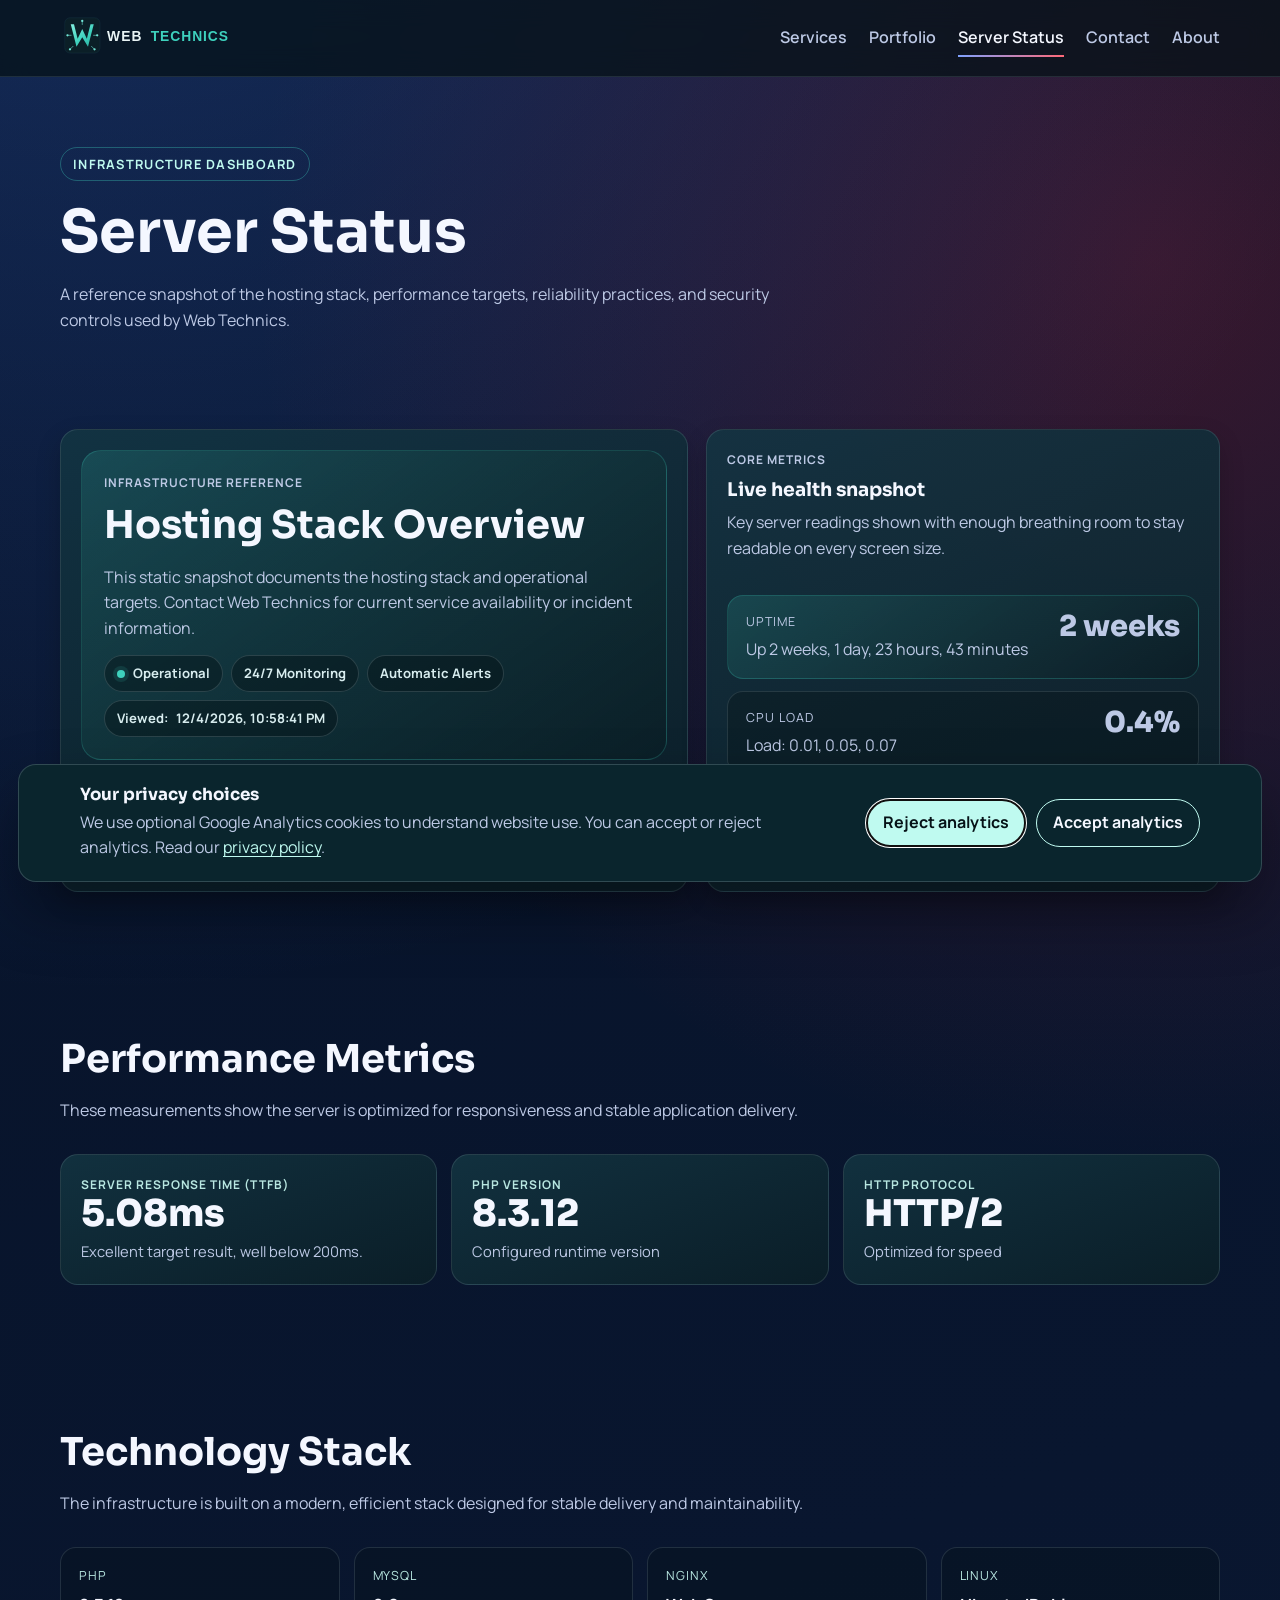
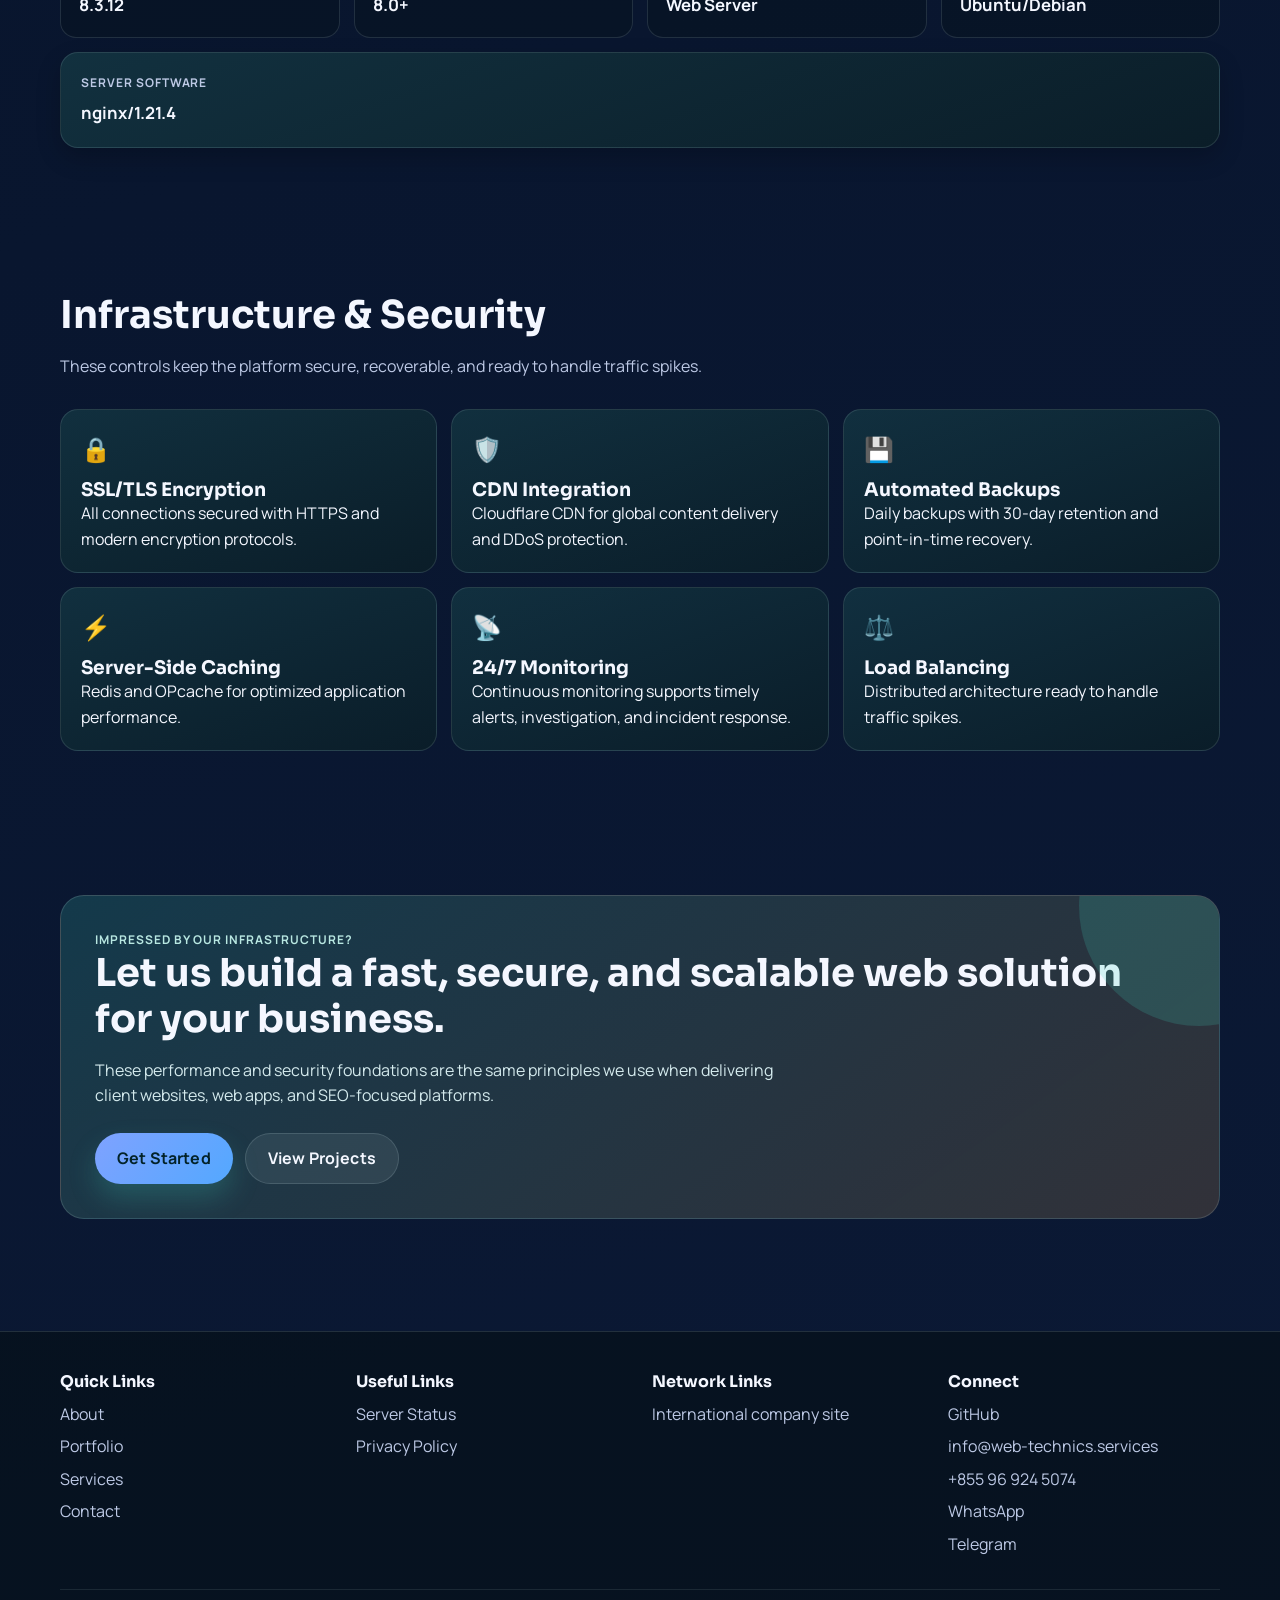
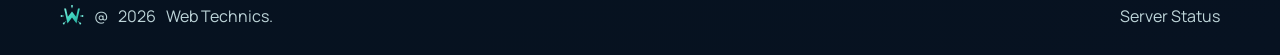
<file: server-status.html>
<!doctype html>
<html lang="en">
<head>
  <script src="consent.js" defer></script>
  <script src="analytics.js" defer></script>
  <meta charset="UTF-8">
  <meta name="viewport" content="width=device-width, initial-scale=1.0">
  <title>Cambodia Website Hosting Status | Web Technics Systems</title>
  <meta name="description" content="Reference status for Web Technics Cambodia hosting, monitoring, performance, backups, and security controls. Current incidents are shared with affected clients.">
  <meta name="robots" content="noindex, nofollow">
  <link rel="canonical" href="https://web-technics.com/server-status.html">
  <meta property="og:type" content="website">
  <meta property="og:site_name" content="Web Technics Cambodia">
  <meta property="og:locale" content="en">
  <meta property="og:title" content="Cambodia Website Hosting Status | Web Technics Systems">
  <meta property="og:description" content="Reference status for Web Technics Cambodia hosting, monitoring, performance, backups, and security controls. Current incidents are shared with affected clients.">
  <meta property="og:url" content="https://web-technics.com/server-status.html">
  <meta property="og:image" content="https://web-technics.com/assets/branding/web-technics-social-card.svg">
  <meta property="og:image:alt" content="Web Technics Cambodia web design and digital services">
  <meta name="twitter:card" content="summary_large_image">
  <meta name="twitter:title" content="Cambodia Website Hosting Status | Web Technics Systems">
  <meta name="twitter:description" content="Reference status for Web Technics Cambodia hosting, monitoring, performance, backups, and security controls. Current incidents are shared with affected clients.">
  <meta name="twitter:image" content="https://web-technics.com/assets/branding/web-technics-social-card.svg">
  <meta name="twitter:image:alt" content="Web Technics Cambodia web design and digital services">
  <link rel="preconnect" href="https://fonts.googleapis.com">
  <link rel="preconnect" href="https://fonts.gstatic.com" crossorigin>
  <link rel="preload" as="style" href="https://fonts.googleapis.com/css2?family=Manrope:wght@400;500;600;700;800&family=Sora:wght@500;600;700;800&display=swap">
  <link rel="stylesheet" href="https://fonts.googleapis.com/css2?family=Manrope:wght@400;500;600;700;800&family=Sora:wght@500;600;700;800&display=swap" media="print" onload="this.media='all'">
  <noscript><link rel="stylesheet" href="https://fonts.googleapis.com/css2?family=Manrope:wght@400;500;600;700;800&family=Sora:wght@500;600;700;800&display=swap"></noscript>
  <link rel="stylesheet" href="styles.css">
  <link rel="icon" type="image/svg+xml" href="assets/branding/web-technics-icon-favicon.svg">
</head>
<body>
  <header class="site-header">
    <div class="container header-inner">
      <a class="brand" href="index.html" aria-label="Web Technics home">
        <img class="brand-logo" src="assets/branding/web-technics-logo-horizontal.svg" alt="Web Technics logo" width="980" height="260" loading="eager" decoding="async" fetchpriority="high">
      </a>
      <button class="menu-toggle" aria-expanded="false" aria-label="Open menu">Menu</button>
      <nav class="nav-links" aria-label="Primary">
        <a href="services.html">Services</a>
        <a href="portfolio.html">Portfolio</a>
        <a class="active" href="server-status.html">Server Status</a>
        <a href="contact.html">Contact</a>
        <a href="about.html">About</a>
      </nav>
    </div>
  </header>

  <main>
    <section class="page-hero">
      <div class="container reveal">
        <span class="eyebrow">Infrastructure Dashboard</span>
        <h1 style="margin-top:16px;">Server Status</h1>
        <p>A reference snapshot of the hosting stack, performance targets, reliability practices, and security controls used by Web Technics.</p>
      </div>
    </section>

    <section class="section">
      <div class="container">
        <div class="status-hero">
          <article class="card reveal status-panel">
            <div class="status-banner">
              <p class="kicker">Infrastructure Reference</p>
              <h2 style="font-size:clamp(1.8rem, 3vw, 2.4rem); margin-top:10px;">Hosting Stack Overview</h2>
              <p style="margin-top:12px; color: var(--muted);">This static snapshot documents the hosting stack and operational targets. Contact Web Technics for current service availability or incident information.</p>
              <div class="status-badges">
                <span class="status-badge"><span class="status-dot"></span>Operational</span>
                <span class="status-badge">24/7 Monitoring</span>
                <span class="status-badge">Automatic Alerts</span>
                <span class="status-badge">Viewed: <span id="status-time">just now</span></span>
              </div>
            </div>
            <div class="status-note">
              <div><strong>What this means:</strong> our internal hosting stack is healthy, searchable, and ready to support live client projects with minimal latency.</div>
              <div><strong>Operational focus:</strong> uptime, delivery speed, resilience, and recovery discipline.</div>
            </div>
          </article>

          <article class="card reveal status-summary-card">
            <div class="section-head" style="margin-bottom:16px;">
              <p class="kicker">Core Metrics</p>
              <h3 style="margin-top:10px;">Live health snapshot</h3>
              <p>Key server readings shown with enough breathing room to stay readable on every screen size.</p>
            </div>
            <div class="status-summary-grid">
              <div class="metric-row metric-row-primary">
                <div>
                  <p class="metric-label">Uptime</p>
                  <p class="metric-detail">Up 2 weeks, 1 day, 23 hours, 43 minutes</p>
                </div>
                <p class="metric-value">2 weeks</p>
              </div>
              <div class="metric-row">
                <div>
                  <p class="metric-label">CPU load</p>
                  <p class="metric-detail">Load: 0.01, 0.05, 0.07</p>
                </div>
                <p class="metric-value">0.4%</p>
              </div>
              <div class="metric-row">
                <div>
                  <p class="metric-label">Memory in use</p>
                  <p class="metric-detail">1324 MB / 7936 MB used</p>
                </div>
                <p class="metric-value">16.7%</p>
              </div>
            </div>
          </article>
        </div>
      </div>
    </section>

    <section class="section">
      <div class="container reveal">
        <div class="section-head">
          <h2>Performance Metrics</h2>
          <p>These measurements show the server is optimized for responsiveness and stable application delivery.</p>
        </div>
        <div class="status-grid">
          <article class="status-card">
            <p class="kicker">Server Response Time (TTFB)</p>
            <p class="status-value">5.08ms</p>
            <p class="status-subtext">Excellent target result, well below 200ms.</p>
          </article>
          <article class="status-card">
            <p class="kicker">PHP Version</p>
            <p class="status-value">8.3.12</p>
            <p class="status-subtext">Configured runtime version</p>
          </article>
          <article class="status-card">
            <p class="kicker">HTTP Protocol</p>
            <p class="status-value">HTTP/2</p>
            <p class="status-subtext">Optimized for speed</p>
          </article>
        </div>
      </div>
    </section>

    <section class="section">
      <div class="container reveal">
        <div class="section-head">
          <h2>Technology Stack</h2>
          <p>The infrastructure is built on a modern, efficient stack designed for stable delivery and maintainability.</p>
        </div>
        <div class="stack-grid">
          <article class="stack-item"><p class="stack-title">PHP</p><p class="stack-value">8.3.12</p></article>
          <article class="stack-item"><p class="stack-title">MySQL</p><p class="stack-value">8.0+</p></article>
          <article class="stack-item"><p class="stack-title">Nginx</p><p class="stack-value">Web Server</p></article>
          <article class="stack-item"><p class="stack-title">Linux</p><p class="stack-value">Ubuntu/Debian</p></article>
        </div>
        <div class="card" style="margin-top: 14px;">
          <p class="kicker">Server Software</p>
          <p style="margin-top:8px; font-size:1.05rem; font-weight:700; color: var(--text);">nginx/1.21.4</p>
        </div>
      </div>
    </section>

    <section class="section">
      <div class="container reveal">
        <div class="section-head">
          <h2>Infrastructure & Security</h2>
          <p>These controls keep the platform secure, recoverable, and ready to handle traffic spikes.</p>
        </div>
        <div class="security-grid">
          <article class="security-card"><div class="security-icon">🔒</div><h3>SSL/TLS Encryption</h3><p>All connections secured with HTTPS and modern encryption protocols.</p></article>
          <article class="security-card"><div class="security-icon">🛡️</div><h3>CDN Integration</h3><p>Cloudflare CDN for global content delivery and DDoS protection.</p></article>
          <article class="security-card"><div class="security-icon">💾</div><h3>Automated Backups</h3><p>Daily backups with 30-day retention and point-in-time recovery.</p></article>
          <article class="security-card"><div class="security-icon">⚡</div><h3>Server-Side Caching</h3><p>Redis and OPcache for optimized application performance.</p></article>
          <article class="security-card"><div class="security-icon">📡</div><h3>24/7 Monitoring</h3><p>Continuous monitoring supports timely alerts, investigation, and incident response.</p></article>
          <article class="security-card"><div class="security-icon">⚖️</div><h3>Load Balancing</h3><p>Distributed architecture ready to handle traffic spikes.</p></article>
        </div>
      </div>
    </section>

    <section class="section">
      <div class="container reveal">
        <div class="cta-band">
          <p class="kicker">Impressed by Our Infrastructure?</p>
          <h2>Let us build a fast, secure, and scalable web solution for your business.</h2>
          <p style="margin-top:12px; color:#d4eaed; max-width:700px;">These performance and security foundations are the same principles we use when delivering client websites, web apps, and SEO-focused platforms.</p>
          <div class="actions">
            <a class="btn btn-primary" href="contact.html">Get Started</a>
            <a class="btn btn-secondary" href="portfolio.html">View Projects</a>
          </div>
        </div>
      </div>
    </section>
  </main>

  <footer class="site-footer">
    <div class="container footer-grid">
      <div class="footer-col">
        <h3>Quick Links</h3>
        <a href="about.html">About</a>
        <a href="portfolio.html">Portfolio</a>
        <a href="services.html">Services</a>
        <a href="contact.html">Contact</a>
      </div>
      <div class="footer-col">
        <h3>Useful Links</h3>
        <a href="server-status.html">Server Status</a>
        <a href="privacy.html">Privacy Policy</a>
      </div>
      <div class="footer-col">
        <h3>Network Links</h3>
        <a href="https://web-technics.services/">International company site</a>
      </div>
      <div class="footer-col">
        <h3>Connect</h3>
        <a href="https://github.com/web-technics" target="_blank" rel="noreferrer">GitHub</a>
        <a href="mailto:info@web-technics.services">info@web-technics.services</a>
        <a href="tel:+855969245074">+855 96 924 5074</a>
        <a href="https://wa.me/855965345954" target="_blank" rel="noreferrer">WhatsApp</a>
        <a href="https://t.me/web_technics_services" target="_blank" rel="noreferrer">Telegram</a>
      </div>
    </div>
    <div class="container footer-bottom">
      <p class="footer-signature"><img class="footer-logo" src="assets/branding/web-technics-icon-favicon.svg" alt="Web Technics icon" width="64" height="64" loading="lazy" decoding="async">@<span data-year></span> Web Technics.</p>
      <p>Server Status</p>
    </div>
  </footer>

  <script>
    const statusTime = document.getElementById("status-time");
    if (statusTime) {
      statusTime.textContent = new Date().toLocaleString();
    }
  </script>
  <script src="app.js" defer></script>
</body>
</html>
</file>
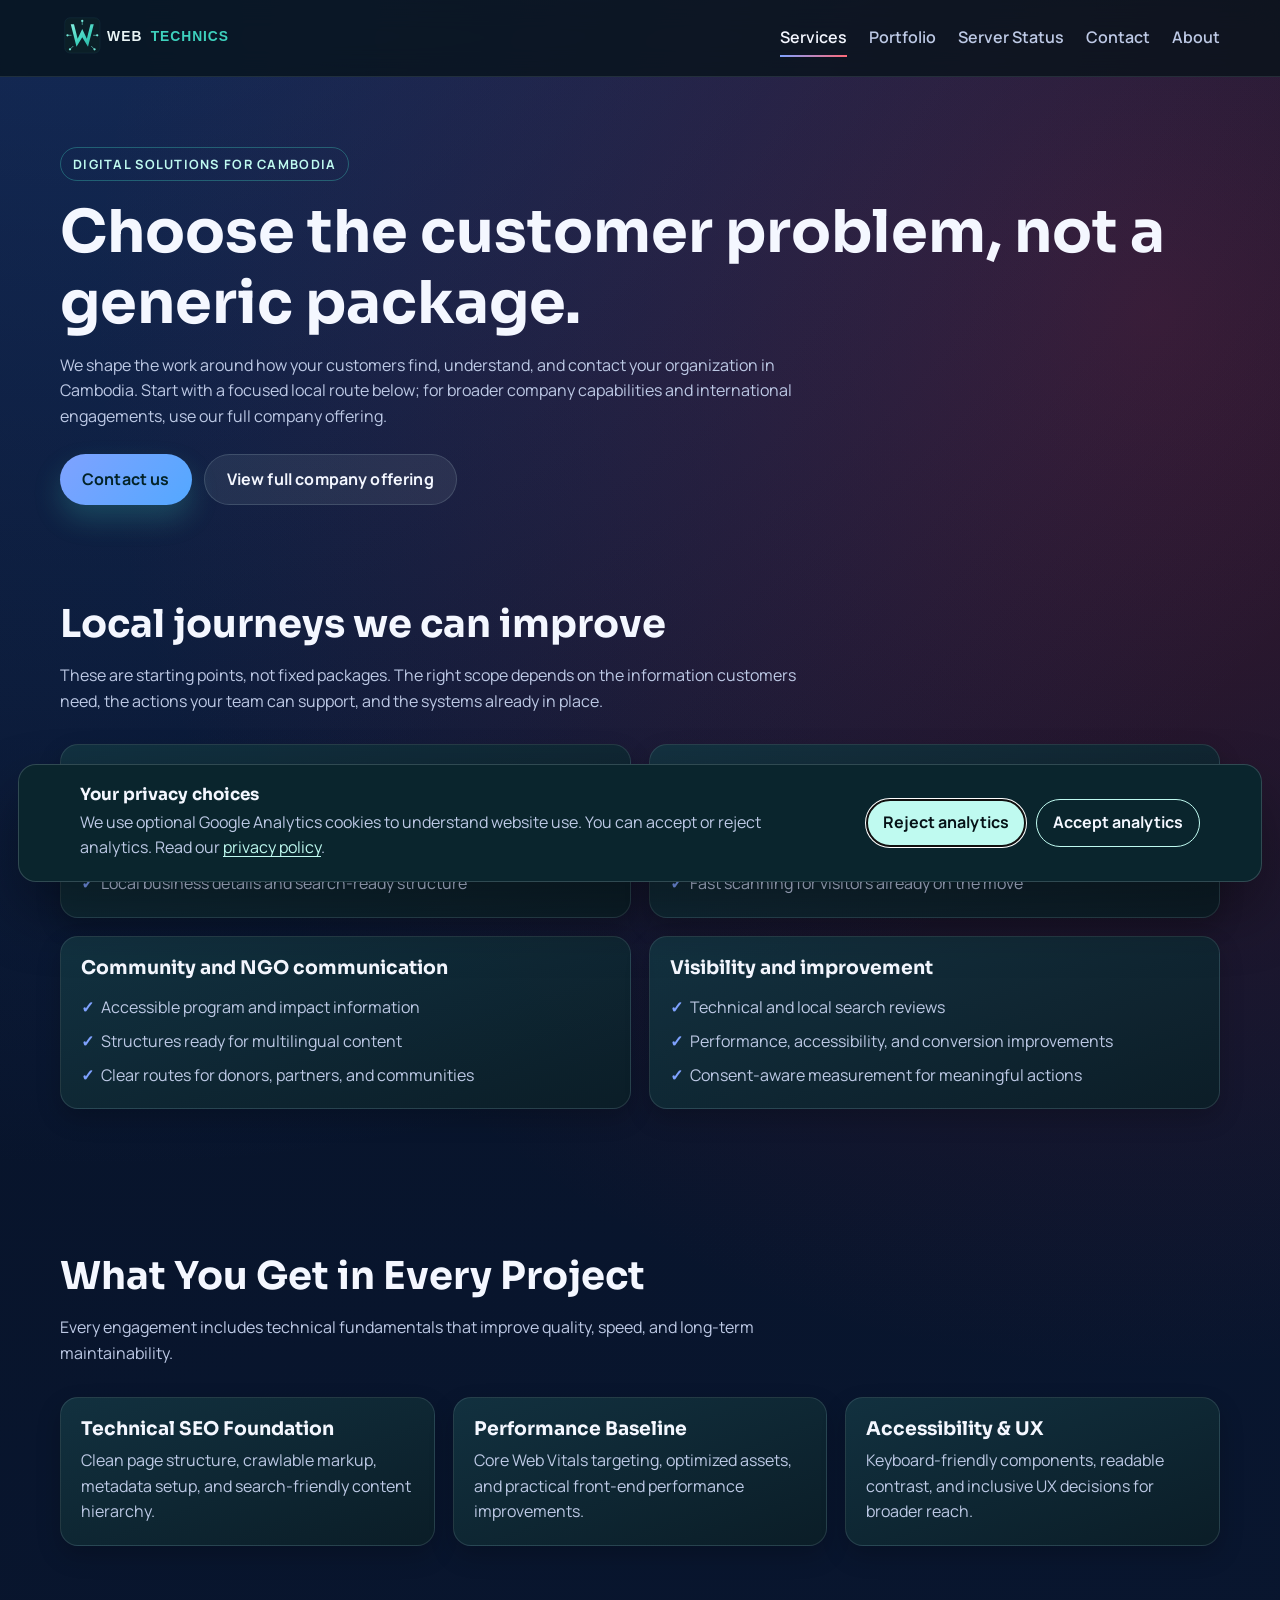
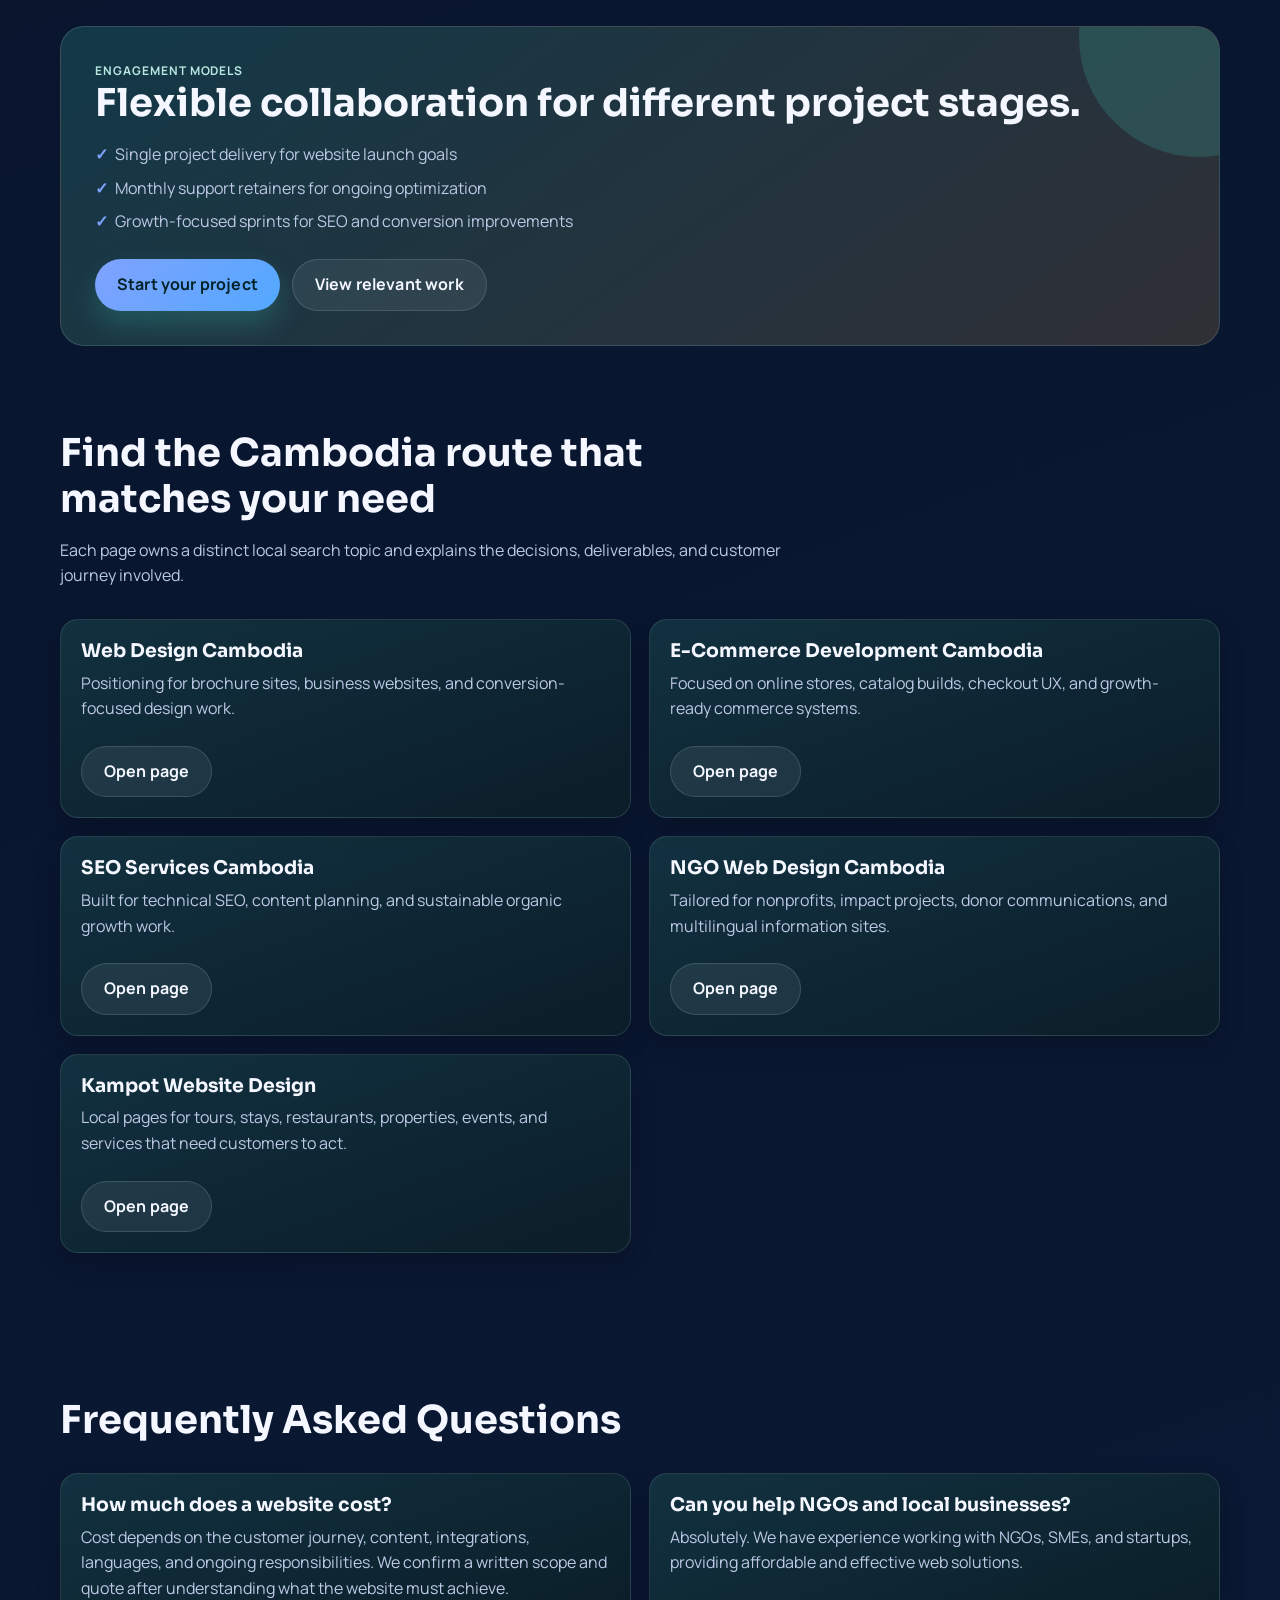
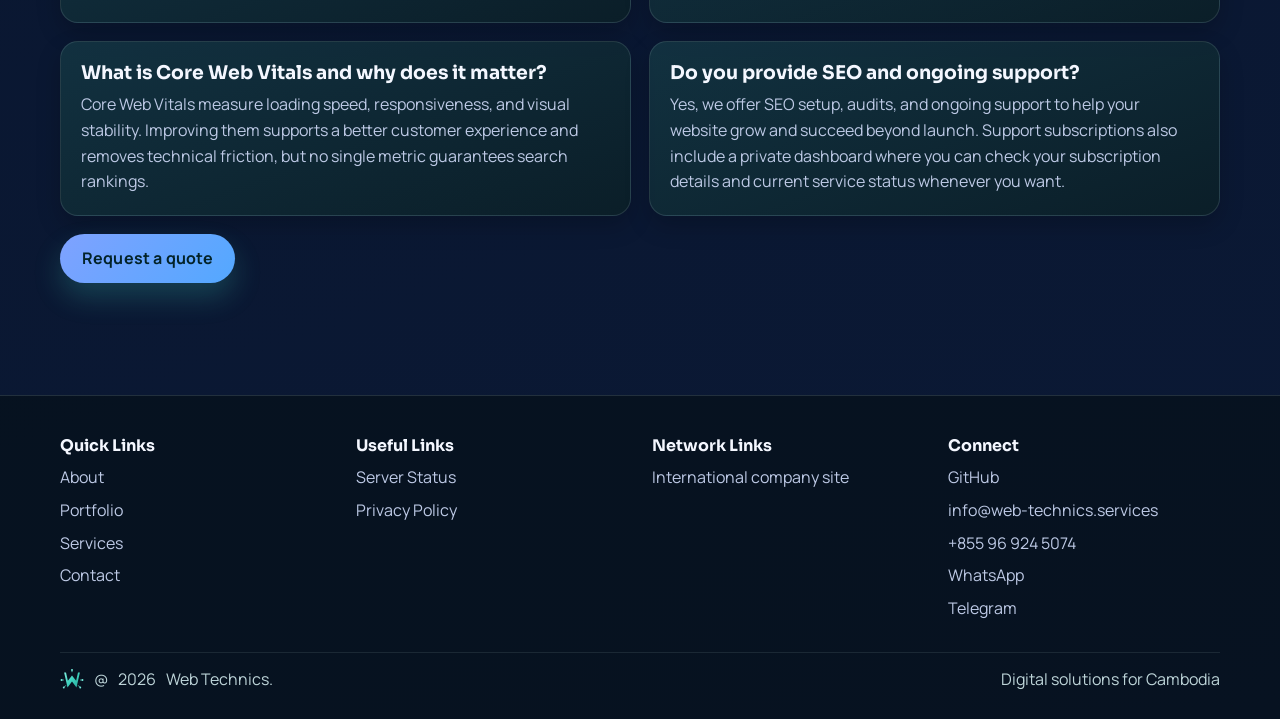
<file: services.html>
<!doctype html>
<html lang="en">
<head>
  <script src="consent.js" defer></script>
  <script src="analytics.js" defer></script>
  <meta charset="UTF-8">
  <meta name="viewport" content="width=device-width, initial-scale=1.0">
  <title>Digital Solutions Cambodia | Practical Local Web Support</title>
  <meta name="description" content="Explore digital solutions in Cambodia for hospitality, local businesses, NGOs, and growing teams, from focused websites to visibility, commerce, and support.">
  <meta name="robots" content="index, follow, max-image-preview:large, max-snippet:-1, max-video-preview:-1">
  <link rel="canonical" href="https://web-technics.com/services.html">
  <meta property="og:type" content="website">
  <meta property="og:site_name" content="Web Technics Cambodia">
  <meta property="og:locale" content="en">
  <meta property="og:title" content="Digital Solutions Cambodia | Practical Local Web Support">
  <meta property="og:description" content="Explore digital solutions in Cambodia for hospitality, local businesses, NGOs, and growing teams, from focused websites to visibility, commerce, and support.">
  <meta property="og:url" content="https://web-technics.com/services.html">
  <meta property="og:image" content="https://web-technics.com/assets/branding/web-technics-social-card.svg">
  <meta property="og:image:alt" content="Web Technics Cambodia web design and digital services">
  <meta name="twitter:card" content="summary_large_image">
  <meta name="twitter:title" content="Digital Solutions Cambodia | Practical Local Web Support">
  <meta name="twitter:description" content="Explore digital solutions in Cambodia for hospitality, local businesses, NGOs, and growing teams, from focused websites to visibility, commerce, and support.">
  <meta name="twitter:image" content="https://web-technics.com/assets/branding/web-technics-social-card.svg">
  <meta name="twitter:image:alt" content="Web Technics Cambodia web design and digital services">
  <link rel="preconnect" href="https://fonts.googleapis.com">
  <link rel="preconnect" href="https://fonts.gstatic.com" crossorigin>
  <link rel="preload" as="style" href="https://fonts.googleapis.com/css2?family=Manrope:wght@400;500;600;700;800&family=Sora:wght@500;600;700;800&display=swap">
  <link rel="stylesheet" href="https://fonts.googleapis.com/css2?family=Manrope:wght@400;500;600;700;800&family=Sora:wght@500;600;700;800&display=swap" media="print" onload="this.media='all'">
  <noscript><link rel="stylesheet" href="https://fonts.googleapis.com/css2?family=Manrope:wght@400;500;600;700;800&family=Sora:wght@500;600;700;800&display=swap"></noscript>
  <link rel="stylesheet" href="styles.css">
  <link rel="icon" type="image/svg+xml" href="assets/branding/web-technics-icon-favicon.svg">
  <script type="application/ld+json">
    {
      "@context": "https://schema.org",
      "@type": "BreadcrumbList",
      "itemListElement": [
        {
          "@type": "ListItem",
          "position": 1,
          "name": "Home",
          "item": "https://web-technics.com/"
        },
        {
          "@type": "ListItem",
          "position": 2,
          "name": "Digital solutions"
        }
      ]
    }
  </script>
  <script type="application/ld+json">
    {
      "@context": "https://schema.org",
      "@type": "FAQPage",
      "mainEntity": [
        {
          "@type": "Question",
          "name": "How much does a website cost?",
          "acceptedAnswer": {
            "@type": "Answer",
            "text": "Cost depends on the customer journey, content, integrations, languages, and ongoing responsibilities. We confirm a written scope and quote after understanding what the website must achieve."
          }
        },
        {
          "@type": "Question",
          "name": "Can you help NGOs and local businesses?",
          "acceptedAnswer": {
            "@type": "Answer",
            "text": "Absolutely. We have experience working with NGOs, SMEs, and startups, providing affordable and effective web solutions."
          }
        },
        {
          "@type": "Question",
          "name": "What is Core Web Vitals and why does it matter?",
          "acceptedAnswer": {
            "@type": "Answer",
            "text": "Core Web Vitals measure loading speed, responsiveness, and visual stability. Improving them supports a better customer experience and removes technical friction, but no single metric guarantees search rankings."
          }
        },
        {
          "@type": "Question",
          "name": "Do you provide SEO and ongoing support?",
          "acceptedAnswer": {
            "@type": "Answer",
            "text": "Yes, we offer SEO setup, audits, and ongoing support to help your website grow and succeed beyond launch. Support subscriptions also include a private dashboard where you can check your subscription details and current service status whenever you want."
          }
        }
      ]
    }
  </script>
  <script type="application/ld+json">
    {
      "@context": "https://schema.org",
      "@type": "Service",
      "serviceType": "Web Design and Development",
      "provider": {
        "@type": "Organization",
        "name": "Web Technics",
        "url": "https://web-technics.com/"
      },
      "areaServed": "Worldwide",
      "url": "https://web-technics.com/services.html"
    }
  </script>
</head>
<body>
  <header class="site-header">
    <div class="container header-inner">
      <a class="brand" href="index.html" aria-label="Web Technics home">
        <img class="brand-logo" src="assets/branding/web-technics-logo-horizontal.svg" alt="Web Technics logo" width="980" height="260" loading="eager" decoding="async" fetchpriority="high">
      </a>
      <button class="menu-toggle" aria-expanded="false" aria-label="Open menu">Menu</button>
      <nav class="nav-links" aria-label="Primary">
        <a class="active" href="services.html">Services</a>
        <a href="portfolio.html">Portfolio</a>
        <a href="server-status.html">Server Status</a>
        <a href="contact.html">Contact</a>
        <a href="about.html">About</a>
      </nav>
    </div>
  </header>

  <main>
    <section class="page-hero">
      <div class="container reveal">
        <span class="eyebrow">Digital solutions for Cambodia</span>
        <h1 style="margin-top:16px;">Choose the customer problem, not a generic package.</h1>
        <p>We shape the work around how your customers find, understand, and contact your organization in Cambodia. Start with a focused local route below; for broader company capabilities and international engagements, use our full company offering.</p>
        <div class="actions">
          <a class="btn btn-primary" href="contact.html">Contact us</a>
          <a class="btn btn-secondary" href="https://web-technics.services/services.html">View full company offering</a>
        </div>
      </div>
    </section>

    <section class="section">
      <div class="container">
        <div class="section-head reveal">
          <h2>Local journeys we can improve</h2>
          <p>These are starting points, not fixed packages. The right scope depends on the information customers need, the actions your team can support, and the systems already in place.</p>
        </div>
        <div class="grid cols-2">
          <article class="card reveal">
            <h3>Local business websites</h3>
            <ul class="list-clean">
              <li>Clear routes to calls, messages, directions, and enquiries</li>
              <li>Mobile-first layouts for real connection conditions</li>
              <li>Local business details and search-ready structure</li>
            </ul>
          </article>
          <article class="card reveal">
            <h3>Hospitality and tourism journeys</h3>
            <ul class="list-clean">
              <li>Room, menu, tour, activity, and experience content</li>
              <li>Existing booking, map, review, and messaging integrations</li>
              <li>Fast scanning for visitors already on the move</li>
            </ul>
          </article>
          <article class="card reveal">
            <h3>Community and NGO communication</h3>
            <ul class="list-clean">
              <li>Accessible program and impact information</li>
              <li>Structures ready for multilingual content</li>
              <li>Clear routes for donors, partners, and communities</li>
            </ul>
          </article>
          <article class="card reveal">
            <h3>Visibility and improvement</h3>
            <ul class="list-clean">
              <li>Technical and local search reviews</li>
              <li>Performance, accessibility, and conversion improvements</li>
              <li>Consent-aware measurement for meaningful actions</li>
            </ul>
          </article>
        </div>
      </div>
    </section>

    <section class="section">
      <div class="container reveal">
        <div class="section-head">
          <h2>What You Get in Every Project</h2>
          <p>Every engagement includes technical fundamentals that improve quality, speed, and long-term maintainability.</p>
        </div>
        <div class="grid cols-3">
          <article class="card"><h3>Technical SEO Foundation</h3><p>Clean page structure, crawlable markup, metadata setup, and search-friendly content hierarchy.</p></article>
          <article class="card"><h3>Performance Baseline</h3><p>Core Web Vitals targeting, optimized assets, and practical front-end performance improvements.</p></article>
          <article class="card"><h3>Accessibility & UX</h3><p>Keyboard-friendly components, readable contrast, and inclusive UX decisions for broader reach.</p></article>
        </div>
      </div>
    </section>

    <section class="section" style="padding-top: 8px;">
      <div class="container reveal">
        <div class="cta-band">
          <p class="kicker">Engagement Models</p>
          <h2>Flexible collaboration for different project stages.</h2>
          <ul class="list-clean">
            <li>Single project delivery for website launch goals</li>
            <li>Monthly support retainers for ongoing optimization</li>
            <li>Growth-focused sprints for SEO and conversion improvements</li>
          </ul>
          <div class="actions">
            <a class="btn btn-primary" href="contact.html">Start your project</a>
            <a class="btn btn-secondary" href="portfolio.html">View relevant work</a>
          </div>
        </div>
      </div>
    </section>

    <section class="section" style="padding-top: 12px;">
      <div class="container reveal">
        <div class="section-head">
          <h2>Find the Cambodia route that matches your need</h2>
          <p>Each page owns a distinct local search topic and explains the decisions, deliverables, and customer journey involved.</p>
        </div>
        <div class="grid cols-2">
          <article class="card"><h3>Web Design Cambodia</h3><p>Positioning for brochure sites, business websites, and conversion-focused design work.</p><div class="actions"><a class="btn btn-secondary" href="web-design-cambodia.html">Open page</a></div></article>
          <article class="card"><h3>E-Commerce Development Cambodia</h3><p>Focused on online stores, catalog builds, checkout UX, and growth-ready commerce systems.</p><div class="actions"><a class="btn btn-secondary" href="ecommerce-development-cambodia.html">Open page</a></div></article>
          <article class="card"><h3>SEO Services Cambodia</h3><p>Built for technical SEO, content planning, and sustainable organic growth work.</p><div class="actions"><a class="btn btn-secondary" href="seo-services-cambodia.html">Open page</a></div></article>
          <article class="card"><h3>NGO Web Design Cambodia</h3><p>Tailored for nonprofits, impact projects, donor communications, and multilingual information sites.</p><div class="actions"><a class="btn btn-secondary" href="ngo-web-design-cambodia.html">Open page</a></div></article>
          <article class="card"><h3>Kampot Website Design</h3><p>Local pages for tours, stays, restaurants, properties, events, and services that need customers to act.</p><div class="actions"><a class="btn btn-secondary" href="kampot-landing-page.html">Open page</a></div></article>
        </div>
      </div>
    </section>

    <section class="section">
      <div class="container reveal">
        <div class="section-head">
          <h2>Frequently Asked Questions</h2>
        </div>
        <div class="grid cols-2">
          <article class="card">
            <h3>How much does a website cost?</h3>
            <p>Cost depends on the customer journey, content, integrations, languages, and ongoing responsibilities. We confirm a written scope and quote after understanding what the website must achieve.</p>
          </article>
          <article class="card">
            <h3>Can you help NGOs and local businesses?</h3>
            <p>Absolutely. We have experience working with NGOs, SMEs, and startups, providing affordable and effective web solutions.</p>
          </article>
          <article class="card">
            <h3>What is Core Web Vitals and why does it matter?</h3>
            <p>Core Web Vitals measure loading speed, responsiveness, and visual stability. Improving them supports a better customer experience and removes technical friction, but no single metric guarantees search rankings.</p>
          </article>
          <article class="card">
            <h3>Do you provide SEO and ongoing support?</h3>
            <p>Yes, we offer SEO setup, audits, and ongoing support to help your website grow and succeed beyond launch. Support subscriptions also include a private dashboard where you can check your subscription details and current service status whenever you want.</p>
          </article>
        </div>
        <div class="actions" style="margin-top:18px;">
          <a class="btn btn-primary" href="contact.html">Request a quote</a>
        </div>
      </div>
    </section>
  </main>

  <footer class="site-footer">
    <div class="container footer-grid">
      <div class="footer-col">
        <h3>Quick Links</h3>
        <a href="about.html">About</a>
        <a href="portfolio.html">Portfolio</a>
        <a href="services.html">Services</a>
        <a href="contact.html">Contact</a>
      </div>
      <div class="footer-col">
        <h3>Useful Links</h3>
        <a href="server-status.html">Server Status</a>
        <a href="privacy.html">Privacy Policy</a>
      </div>
      <div class="footer-col">
        <h3>Network Links</h3>
        <a href="https://web-technics.services/">International company site</a>
      </div>
      <div class="footer-col">
        <h3>Connect</h3>
        <a href="https://github.com/web-technics" target="_blank" rel="noreferrer">GitHub</a>
        <a href="mailto:info@web-technics.services">info@web-technics.services</a>
        <a href="tel:+855969245074">+855 96 924 5074</a>
        <a href="https://wa.me/855965345954" target="_blank" rel="noreferrer">WhatsApp</a>
        <a href="https://t.me/web_technics_services" target="_blank" rel="noreferrer">Telegram</a>
      </div>
    </div>
    <div class="container footer-bottom">
      <p class="footer-signature"><img class="footer-logo" src="assets/branding/web-technics-icon-favicon.svg" alt="Web Technics icon" width="64" height="64" loading="lazy" decoding="async">@<span data-year></span> Web Technics.</p>
      <p>Digital solutions for Cambodia</p>
    </div>
  </footer>

  <script src="app.js" defer></script>
</body>
</html>
</file>
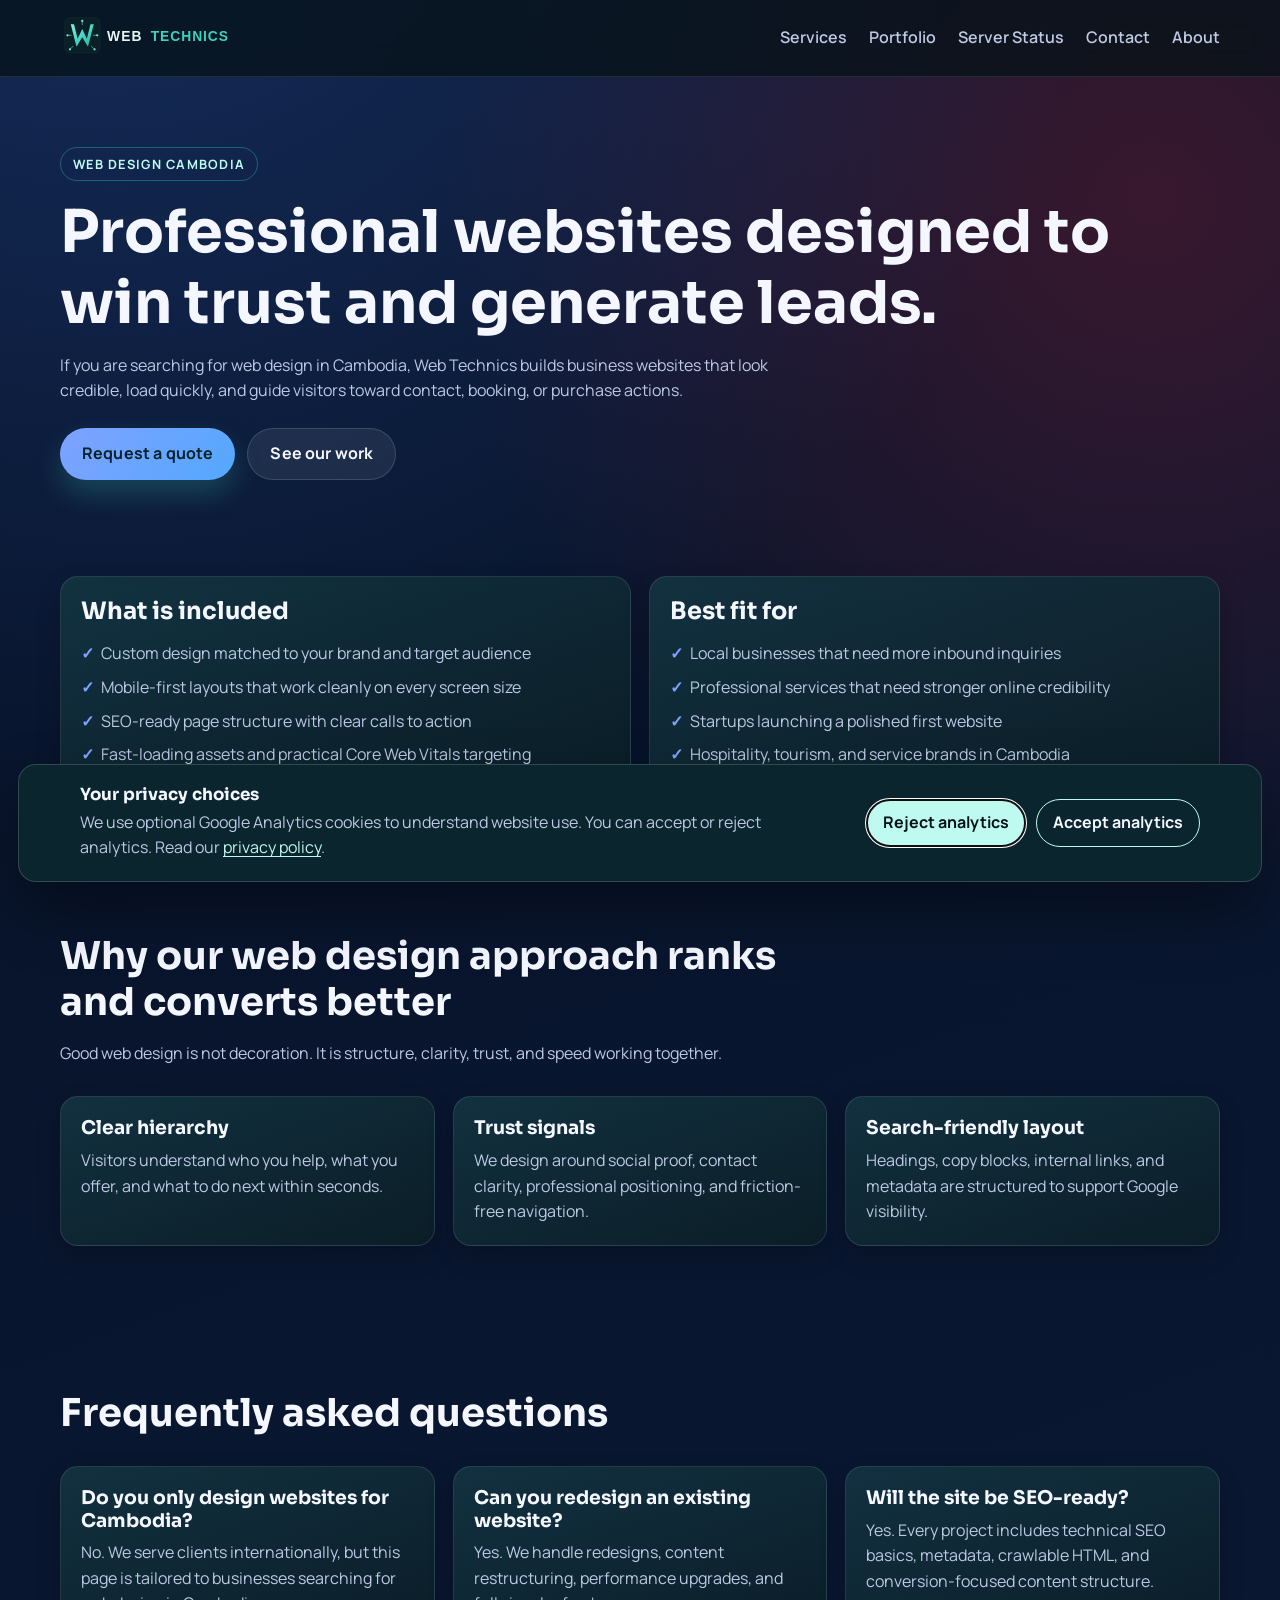
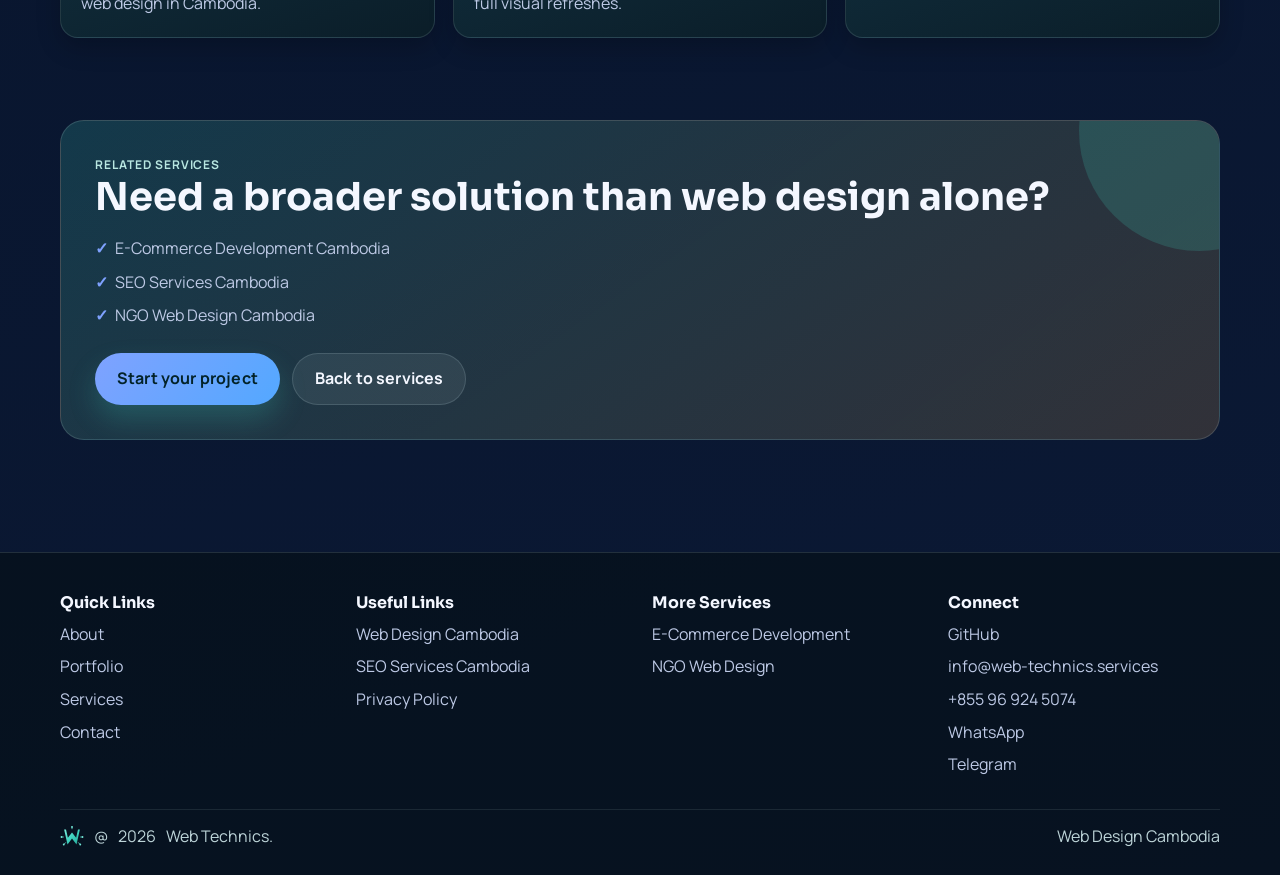
<file: web-design-cambodia.html>
<!doctype html>
<html lang="en">
<head>
  <script src="consent.js" defer></script>
  <script src="analytics.js" defer></script>
  <meta charset="UTF-8">
  <meta name="viewport" content="width=device-width, initial-scale=1.0">
  <title>Web Design Cambodia | Fast Websites for Local Business</title>
  <meta name="description" content="Professional web design in Cambodia for businesses, hospitality teams, and founders needing fast, credible, mobile-friendly websites that generate enquiries.">
  <meta name="robots" content="index, follow, max-image-preview:large, max-snippet:-1, max-video-preview:-1">
  <link rel="canonical" href="https://web-technics.com/web-design-cambodia.html">
  <meta property="og:type" content="website">
  <meta property="og:site_name" content="Web Technics Cambodia">
  <meta property="og:locale" content="en">
  <meta property="og:title" content="Web Design Cambodia | Fast Websites for Local Business">
  <meta property="og:description" content="Professional web design in Cambodia for businesses, hospitality teams, and founders needing fast, credible, mobile-friendly websites that generate enquiries.">
  <meta property="og:url" content="https://web-technics.com/web-design-cambodia.html">
  <meta property="og:image" content="https://web-technics.com/assets/branding/web-technics-social-card.svg">
  <meta property="og:image:alt" content="Web Technics Cambodia web design and digital services">
  <meta name="twitter:card" content="summary_large_image">
  <meta name="twitter:title" content="Web Design Cambodia | Fast Websites for Local Business">
  <meta name="twitter:description" content="Professional web design in Cambodia for businesses, hospitality teams, and founders needing fast, credible, mobile-friendly websites that generate enquiries.">
  <meta name="twitter:image" content="https://web-technics.com/assets/branding/web-technics-social-card.svg">
  <meta name="twitter:image:alt" content="Web Technics Cambodia web design and digital services">
  <link rel="preconnect" href="https://fonts.googleapis.com">
  <link rel="preconnect" href="https://fonts.gstatic.com" crossorigin>
  <link rel="preload" as="style" href="https://fonts.googleapis.com/css2?family=Manrope:wght@400;500;600;700;800&family=Sora:wght@500;600;700;800&display=swap">
  <link rel="stylesheet" href="https://fonts.googleapis.com/css2?family=Manrope:wght@400;500;600;700;800&family=Sora:wght@500;600;700;800&display=swap" media="print" onload="this.media='all'">
  <noscript><link rel="stylesheet" href="https://fonts.googleapis.com/css2?family=Manrope:wght@400;500;600;700;800&family=Sora:wght@500;600;700;800&display=swap"></noscript>
  <link rel="stylesheet" href="styles.css">
  <link rel="icon" type="image/svg+xml" href="assets/branding/web-technics-icon-favicon.svg">
  <script type="application/ld+json">
    {
      "@context": "https://schema.org",
      "@type": "BreadcrumbList",
      "itemListElement": [
        {
          "@type": "ListItem",
          "position": 1,
          "name": "Home",
          "item": "https://web-technics.com/"
        },
        {
          "@type": "ListItem",
          "position": 2,
          "name": "Web Design Cambodia"
        }
      ]
    }
  </script>
  <script type="application/ld+json">
    {
      "@context": "https://schema.org",
      "@type": "FAQPage",
      "mainEntity": [
        {
          "@type": "Question",
          "name": "Do you only design websites for Cambodia?",
          "acceptedAnswer": {
            "@type": "Answer",
            "text": "No. We serve clients internationally, but this page is tailored to businesses searching for web design in Cambodia."
          }
        },
        {
          "@type": "Question",
          "name": "Can you redesign an existing website?",
          "acceptedAnswer": {
            "@type": "Answer",
            "text": "Yes. We handle redesigns, content restructuring, performance upgrades, and full visual refreshes."
          }
        },
        {
          "@type": "Question",
          "name": "Will the site be SEO-ready?",
          "acceptedAnswer": {
            "@type": "Answer",
            "text": "Yes. Every project includes technical SEO basics, metadata, crawlable HTML, and conversion-focused content structure."
          }
        }
      ]
    }
  </script>
  <script type="application/ld+json">
    {
      "@context": "https://schema.org",
      "@type": "Service",
      "name": "Web Design Cambodia",
      "serviceType": "Business Website Design",
      "provider": {
        "@type": "Organization",
        "name": "Web Technics",
        "url": "https://web-technics.com/"
      },
      "url": "https://web-technics.com/web-design-cambodia.html",
      "areaServed": [
        "Cambodia",
        "Worldwide"
      ],
      "description": "Professional web design services for businesses, founders, and organizations that need a fast, credible, conversion-focused website."
    }
  </script>
</head>
<body>
  <header class="site-header">
    <div class="container header-inner">
      <a class="brand" href="index.html" aria-label="Web Technics home">
        <img class="brand-logo" src="assets/branding/web-technics-logo-horizontal.svg" alt="Web Technics logo" width="980" height="260" loading="eager" decoding="async" fetchpriority="high">
      </a>
      <button class="menu-toggle" aria-expanded="false" aria-label="Open menu">Menu</button>
      <nav class="nav-links" aria-label="Primary">
        <a href="services.html">Services</a>
        <a href="portfolio.html">Portfolio</a>
        <a href="server-status.html">Server Status</a>
        <a href="contact.html">Contact</a>
        <a href="about.html">About</a>
      </nav>
    </div>
  </header>

  <main>
    <section class="page-hero">
      <div class="container reveal">
        <span class="eyebrow">Web Design Cambodia</span>
        <h1 style="margin-top:16px;">Professional websites designed to win trust and generate leads.</h1>
        <p>If you are searching for web design in Cambodia, Web Technics builds business websites that look credible, load quickly, and guide visitors toward contact, booking, or purchase actions.</p>
        <div class="actions">
          <a class="btn btn-primary" href="contact.html">Request a quote</a>
          <a class="btn btn-secondary" href="portfolio.html">See our work</a>
        </div>
      </div>
    </section>

    <section class="section">
      <div class="container">
        <div class="grid cols-2">
          <article class="card reveal">
            <h2 style="font-size:1.5rem;">What is included</h2>
            <ul class="list-clean">
              <li>Custom design matched to your brand and target audience</li>
              <li>Mobile-first layouts that work cleanly on every screen size</li>
              <li>SEO-ready page structure with clear calls to action</li>
              <li>Fast-loading assets and practical Core Web Vitals targeting</li>
            </ul>
          </article>
          <article class="card reveal">
            <h2 style="font-size:1.5rem;">Best fit for</h2>
            <ul class="list-clean">
              <li>Local businesses that need more inbound inquiries</li>
              <li>Professional services that need stronger online credibility</li>
              <li>Startups launching a polished first website</li>
              <li>Hospitality, tourism, and service brands in Cambodia</li>
            </ul>
          </article>
        </div>
      </div>
    </section>

    <section class="section">
      <div class="container reveal">
        <div class="section-head">
          <h2>Why our web design approach ranks and converts better</h2>
          <p>Good web design is not decoration. It is structure, clarity, trust, and speed working together.</p>
        </div>
        <div class="grid cols-3">
          <article class="card"><h3>Clear hierarchy</h3><p>Visitors understand who you help, what you offer, and what to do next within seconds.</p></article>
          <article class="card"><h3>Trust signals</h3><p>We design around social proof, contact clarity, professional positioning, and friction-free navigation.</p></article>
          <article class="card"><h3>Search-friendly layout</h3><p>Headings, copy blocks, internal links, and metadata are structured to support Google visibility.</p></article>
        </div>
      </div>
    </section>

    <section class="section">
      <div class="container reveal">
        <div class="section-head">
          <h2>Frequently asked questions</h2>
        </div>
        <div class="grid cols-3">
          <article class="card"><h3>Do you only design websites for Cambodia?</h3><p>No. We serve clients internationally, but this page is tailored to businesses searching for web design in Cambodia.</p></article>
          <article class="card"><h3>Can you redesign an existing website?</h3><p>Yes. We handle redesigns, content restructuring, performance upgrades, and full visual refreshes.</p></article>
          <article class="card"><h3>Will the site be SEO-ready?</h3><p>Yes. Every project includes technical SEO basics, metadata, crawlable HTML, and conversion-focused content structure.</p></article>
        </div>
      </div>
    </section>

    <section class="section" style="padding-top:10px;">
      <div class="container reveal">
        <div class="cta-band">
          <p class="kicker">Related Services</p>
          <h2>Need a broader solution than web design alone?</h2>
          <ul class="list-clean">
            <li><a href="ecommerce-development-cambodia.html">E-Commerce Development Cambodia</a></li>
            <li><a href="seo-services-cambodia.html">SEO Services Cambodia</a></li>
            <li><a href="ngo-web-design-cambodia.html">NGO Web Design Cambodia</a></li>
          </ul>
          <div class="actions">
            <a class="btn btn-primary" href="contact.html">Start your project</a>
            <a class="btn btn-secondary" href="services.html">Back to services</a>
          </div>
        </div>
      </div>
    </section>
  </main>

  <footer class="site-footer">
    <div class="container footer-grid">
      <div class="footer-col">
        <h3>Quick Links</h3>
        <a href="about.html">About</a>
        <a href="portfolio.html">Portfolio</a>
        <a href="services.html">Services</a>
        <a href="contact.html">Contact</a>
      </div>
      <div class="footer-col">
        <h3>Useful Links</h3>
        <a href="web-design-cambodia.html">Web Design Cambodia</a>
        <a href="seo-services-cambodia.html">SEO Services Cambodia</a>
        <a href="privacy.html">Privacy Policy</a>
      </div>
      <div class="footer-col">
        <h3>More Services</h3>
        <a href="ecommerce-development-cambodia.html">E-Commerce Development</a>
        <a href="ngo-web-design-cambodia.html">NGO Web Design</a>
      </div>
      <div class="footer-col">
        <h3>Connect</h3>
        <a href="https://github.com/web-technics" target="_blank" rel="noreferrer">GitHub</a>
        <a href="mailto:info@web-technics.services">info@web-technics.services</a>
        <a href="tel:+855969245074">+855 96 924 5074</a>
        <a href="https://wa.me/855965345954" target="_blank" rel="noreferrer">WhatsApp</a>
        <a href="https://t.me/web_technics_services" target="_blank" rel="noreferrer">Telegram</a>
      </div>
    </div>
    <div class="container footer-bottom">
      <p class="footer-signature"><img class="footer-logo" src="assets/branding/web-technics-icon-favicon.svg" alt="Web Technics icon" width="64" height="64" loading="lazy" decoding="async">@<span data-year></span> Web Technics.</p>
      <p>Web Design Cambodia</p>
    </div>
  </footer>

  <script src="app.js" defer></script>
</body>
</html>
</file>
<file: styles.css>
:root {
  --bg: #071329;
  --bg-soft: #0c1c3a;
  --card: #10264b;
  --card-2: #173463;
  --text: #f4f7ff;
  --muted: #bdc9e5;
  --line: #31548e;
  --brand: #7fa2ff;
  --brand-2: #ff6978;
  --danger: #ff6978;
  --radius: 18px;
  --shadow-lg: 0 30px 60px rgba(0, 0, 0, 0.35);
  --container: min(1160px, 92vw);
}

* {
  box-sizing: border-box;
}

html {
  scroll-behavior: smooth;
}

body {
  margin: 0;
  font-family: "Manrope", "Segoe UI", sans-serif;
  color: var(--text);
  background:
    radial-gradient(circle at 8% -10%, rgba(55, 104, 210, 0.34), transparent 35%),
    radial-gradient(circle at 90% 8%, rgba(196, 35, 55, 0.26), transparent 28%),
    linear-gradient(160deg, var(--bg) 0%, #0b1935 100%);
  line-height: 1.6;
}

#scroll-progress {
  position: fixed;
  top: 0;
  left: 0;
  width: 0;
  height: 3px;
  z-index: 999;
  background: linear-gradient(90deg, var(--brand), var(--brand-2));
  box-shadow: 0 0 16px rgba(62, 209, 189, 0.6);
}

a {
  color: inherit;
  text-decoration: none;
}

img {
  max-width: 100%;
  display: block;
}

.container {
  width: var(--container);
  margin-inline: auto;
}

.site-header {
  position: sticky;
  top: 0;
  z-index: 100;
  backdrop-filter: blur(14px);
  background: rgba(6, 18, 23, 0.74);
  border-bottom: 1px solid rgba(169, 194, 199, 0.14);
}

.header-inner {
  min-height: 76px;
  display: flex;
  align-items: center;
  justify-content: space-between;
  gap: 24px;
}

.brand {
  display: inline-flex;
  align-items: center;
  gap: 0;
  font-family: "Sora", "Segoe UI", sans-serif;
  font-size: 1.05rem;
  font-weight: 700;
  letter-spacing: 0.02em;
}

.brand-logo {
  height: 50px;
  width: auto;
  display: block;
}

.nav-links {
  display: flex;
  gap: 22px;
  align-items: center;
}

.nav-links a {
  color: var(--muted);
  font-weight: 600;
  transition: color 0.24s ease;
}

.nav-links a:hover,
.nav-links a.active {
  color: var(--text);
}

.nav-links a {
  position: relative;
}

.nav-links a::after {
  content: "";
  position: absolute;
  left: 0;
  bottom: -6px;
  width: 100%;
  height: 2px;
  transform: scaleX(0);
  transform-origin: center;
  transition: transform 0.22s ease;
  background: linear-gradient(90deg, var(--brand), var(--brand-2));
}

.nav-links a:hover::after,
.nav-links a.active::after {
  transform: scaleX(1);
}

.menu-toggle {
  display: none;
  border: 1px solid rgba(169, 194, 199, 0.34);
  border-radius: 999px;
  padding: 7px 12px;
  background: rgba(9, 24, 31, 0.85);
  color: var(--text);
  font-size: 0.88rem;
  font-weight: 700;
  letter-spacing: 0.04em;
  text-transform: uppercase;
  cursor: pointer;
}

.btn {
  display: inline-flex;
  align-items: center;
  justify-content: center;
  gap: 8px;
  border: 0;
  border-radius: 999px;
  font-weight: 700;
  letter-spacing: 0.01em;
  padding: 12px 22px;
  cursor: pointer;
  transition: transform 0.2s ease, box-shadow 0.25s ease, background 0.25s ease;
}

.btn:hover {
  transform: translateY(-2px);
}

.btn-primary {
  background: linear-gradient(130deg, var(--brand), #53a8ff);
  color: #032329;
  box-shadow: 0 14px 28px rgba(62, 209, 189, 0.22);
}

.btn-secondary {
  background: rgba(169, 194, 199, 0.11);
  border: 1px solid rgba(169, 194, 199, 0.2);
  color: var(--text);
}

.hero {
  padding: 80px 0 44px;
}

.hero-grid {
  display: grid;
  grid-template-columns: 1.05fr 0.95fr;
  gap: 36px;
  align-items: center;
}

.eyebrow {
  display: inline-flex;
  align-items: center;
  gap: 9px;
  border: 1px solid rgba(62, 209, 189, 0.34);
  border-radius: 999px;
  color: #bffaf0;
  font-size: 0.8rem;
  text-transform: uppercase;
  letter-spacing: 0.1em;
  font-weight: 700;
  padding: 6px 12px;
}

h1,
h2,
h3 {
  line-height: 1.2;
  margin: 0;
  font-family: "Sora", "Segoe UI", sans-serif;
}

h1 {
  font-size: clamp(2rem, 4.6vw, 3.9rem);
  margin-top: 18px;
}

h2 {
  font-size: clamp(1.45rem, 3vw, 2.5rem);
  margin-bottom: 16px;
}

p {
  margin: 0;
}

.lead {
  margin-top: 16px;
  color: #d5e4e7;
  font-size: clamp(1rem, 1.8vw, 1.2rem);
}

.hero-points {
  margin: 24px 0;
  padding: 0;
  list-style: none;
  display: grid;
  gap: 8px;
}

.hero-points li {
  color: var(--muted);
  position: relative;
  padding-left: 20px;
}

.hero-points li::before {
  content: "";
  width: 8px;
  height: 8px;
  border-radius: 50%;
  background: var(--brand);
  position: absolute;
  left: 0;
  top: 10px;
}

.actions {
  margin-top: 24px;
  display: flex;
  flex-wrap: wrap;
  gap: 12px;
}

.hero-media {
  position: relative;
}

.hero-image-wrap {
  border-radius: 26px;
  overflow: hidden;
  box-shadow: var(--shadow-lg);
  border: 1px solid rgba(169, 194, 199, 0.19);
}

.hero-image-wrap img {
  width: 100%;
  min-height: 380px;
  object-fit: cover;
}

.floating-chip {
  position: absolute;
  right: 16px;
  bottom: 18px;
  background: rgba(6, 18, 23, 0.85);
  border: 1px solid rgba(255, 181, 90, 0.38);
  border-radius: 14px;
  padding: 12px 14px;
  font-size: 0.88rem;
}

.section {
  padding: 72px 0;
}

.section-head {
  max-width: 760px;
  margin-bottom: 30px;
}

.section-head p {
  color: var(--muted);
}

.grid {
  display: grid;
  gap: 18px;
}

.cols-2 {
  grid-template-columns: repeat(2, minmax(0, 1fr));
}

.cols-3 {
  grid-template-columns: repeat(3, minmax(0, 1fr));
}

.cols-4 {
  grid-template-columns: repeat(4, minmax(0, 1fr));
}

.card {
  background: linear-gradient(160deg, rgba(19, 53, 66, 0.88), rgba(11, 31, 39, 0.88));
  border: 1px solid rgba(169, 194, 199, 0.16);
  border-radius: var(--radius);
  padding: 20px;
  box-shadow: 0 10px 24px rgba(0, 0, 0, 0.2);
  transition: transform 0.24s ease, border-color 0.24s ease, box-shadow 0.24s ease;
}

.card:hover {
  transform: translateY(-4px);
  border-color: rgba(62, 209, 189, 0.4);
  box-shadow: 0 20px 34px rgba(0, 0, 0, 0.28);
}

.card h3 {
  font-size: 1.18rem;
  margin-bottom: 8px;
}

.card p {
  color: var(--muted);
}

.icon-line {
  font-size: 1.45rem;
  margin-bottom: 10px;
}

.media-card {
  overflow: hidden;
  padding: 0;
}

.sponsored-card {
  position: relative;
  border-color: rgba(255, 181, 90, 0.72);
  box-shadow:
    0 16px 34px rgba(0, 0, 0, 0.3),
    0 0 22px rgba(255, 181, 90, 0.16);
  animation: sponsored-glow 3s ease-in-out infinite;
}

.sponsored-card:hover {
  border-color: var(--brand-2);
  box-shadow:
    0 22px 42px rgba(0, 0, 0, 0.34),
    0 0 30px rgba(255, 181, 90, 0.28);
}

.sponsor-badge {
  position: absolute;
  top: 14px;
  right: 14px;
  z-index: 1;
  padding: 7px 12px;
  border: 1px solid rgba(255, 255, 255, 0.3);
  border-radius: 999px;
  color: #2c1800;
  background: linear-gradient(130deg, var(--brand-2), #ffe08a);
  box-shadow: 0 8px 20px rgba(0, 0, 0, 0.3);
  font-size: 0.76rem;
  font-weight: 800;
  letter-spacing: 0.06em;
  text-transform: uppercase;
}

@keyframes sponsored-glow {
  0%,
  100% {
    box-shadow:
      0 16px 34px rgba(0, 0, 0, 0.3),
      0 0 16px rgba(255, 181, 90, 0.12);
  }

  50% {
    box-shadow:
      0 18px 38px rgba(0, 0, 0, 0.32),
      0 0 30px rgba(255, 181, 90, 0.3);
  }
}

.media-card img {
  transition: transform 0.42s ease;
}

.media-card:hover img {
  transform: scale(1.05);
}

.media-card img {
  width: 100%;
  height: 205px;
  object-fit: cover;
}

.media-body {
  padding: 16px 18px 20px;
}

.stats-band {
  margin-top: -8px;
}

.stats-grid {
  display: grid;
  grid-template-columns: repeat(4, minmax(0, 1fr));
  gap: 12px;
}

.stat-card {
  padding: 18px;
  border-radius: 16px;
  border: 1px solid rgba(169, 194, 199, 0.18);
  background: rgba(11, 31, 39, 0.7);
}

.stat-value {
  font-family: "Sora", "Segoe UI", sans-serif;
  font-size: clamp(1.4rem, 2.8vw, 2.1rem);
  font-weight: 800;
  line-height: 1.1;
}

.stat-label {
  margin-top: 5px;
  color: var(--muted);
  font-size: 0.9rem;
}

.cta-band {
  position: relative;
  overflow: hidden;
  border-radius: 24px;
  border: 1px solid rgba(169, 194, 199, 0.2);
  background: linear-gradient(145deg, rgba(62, 209, 189, 0.19), rgba(255, 181, 90, 0.16));
  padding: 34px;
}

.cta-band::after {
  content: "";
  position: absolute;
  width: 240px;
  height: 240px;
  right: -100px;
  top: -110px;
  border-radius: 50%;
  background: rgba(62, 209, 189, 0.18);
}

.status-hero {
  display: grid;
  grid-template-columns: 1.1fr 0.9fr;
  gap: 18px;
  align-items: stretch;
}

.status-panel {
  display: grid;
  gap: 14px;
}

.status-banner {
  border: 1px solid rgba(62, 209, 189, 0.22);
  background: linear-gradient(145deg, rgba(62, 209, 189, 0.16), rgba(11, 31, 39, 0.88));
  border-radius: 20px;
  padding: 22px;
}

.status-badges {
  display: flex;
  flex-wrap: wrap;
  gap: 8px;
  margin-top: 14px;
}

.status-badge {
  display: inline-flex;
  align-items: center;
  gap: 8px;
  border-radius: 999px;
  border: 1px solid rgba(169, 194, 199, 0.2);
  background: rgba(6, 18, 23, 0.45);
  color: #d7ecee;
  padding: 7px 12px;
  font-size: 0.82rem;
  font-weight: 700;
}

.status-dot {
  width: 8px;
  height: 8px;
  border-radius: 50%;
  background: #3ed1bd;
  box-shadow: 0 0 0 4px rgba(62, 209, 189, 0.12);
}

.status-grid {
  display: grid;
  gap: 14px;
  grid-template-columns: repeat(3, minmax(0, 1fr));
}

.status-card {
  padding: 20px;
  border-radius: 18px;
  border: 1px solid rgba(169, 194, 199, 0.16);
  background: linear-gradient(160deg, rgba(19, 53, 66, 0.86), rgba(11, 31, 39, 0.86));
}

.status-summary-card {
  display: grid;
  gap: 16px;
}

.status-summary-grid {
  display: grid;
  gap: 12px;
}

.metric-row {
  display: flex;
  align-items: flex-start;
  justify-content: space-between;
  gap: 16px;
  padding: 16px 18px;
  border-radius: 16px;
  border: 1px solid rgba(169, 194, 199, 0.16);
  background: rgba(6, 18, 23, 0.34);
}

.metric-row-primary {
  background: linear-gradient(145deg, rgba(62, 209, 189, 0.16), rgba(6, 18, 23, 0.34));
  border-color: rgba(62, 209, 189, 0.22);
}

.metric-label {
  font-size: 0.78rem;
  text-transform: uppercase;
  letter-spacing: 0.08em;
  color: #b8e7e1;
  margin-bottom: 6px;
}

.metric-detail {
  color: var(--muted);
  line-height: 1.45;
}

.metric-value {
  font-family: "Sora", "Segoe UI", sans-serif;
  font-size: clamp(1.25rem, 2.3vw, 1.8rem);
  font-weight: 800;
  line-height: 1;
  color: var(--text);
  white-space: nowrap;
}

.status-value {
  font-family: "Sora", "Segoe UI", sans-serif;
  font-size: clamp(1.5rem, 3vw, 2.3rem);
  font-weight: 800;
  line-height: 1.1;
}

.status-subtext {
  margin-top: 6px;
  color: var(--muted);
  font-size: 0.92rem;
}

.stack-grid {
  display: grid;
  gap: 14px;
  grid-template-columns: repeat(4, minmax(0, 1fr));
}

.stack-item {
  border: 1px solid rgba(169, 194, 199, 0.16);
  border-radius: 16px;
  background: rgba(6, 18, 23, 0.35);
  padding: 18px;
}

.stack-item .stack-title {
  font-size: 0.78rem;
  text-transform: uppercase;
  letter-spacing: 0.08em;
  color: #b8e7e1;
}

.stack-item .stack-value {
  margin-top: 6px;
  font-size: 1.05rem;
  font-weight: 700;
  color: var(--text);
}

.security-grid {
  display: grid;
  gap: 14px;
  grid-template-columns: repeat(3, minmax(0, 1fr));
}

.security-card {
  border: 1px solid rgba(169, 194, 199, 0.16);
  border-radius: 18px;
  background: linear-gradient(160deg, rgba(19, 53, 66, 0.84), rgba(11, 31, 39, 0.84));
  padding: 20px;
}

.security-icon {
  font-size: 1.5rem;
  margin-bottom: 10px;
}

.status-note {
  display: grid;
  gap: 8px;
  margin-top: 12px;
  color: var(--muted);
}

.status-note strong {
  color: var(--text);
}

.list-clean {
  margin: 16px 0 0;
  padding: 0;
  list-style: none;
  display: grid;
  gap: 8px;
}

.list-clean li {
  color: var(--muted);
  padding-left: 20px;
  position: relative;
}

.list-clean li::before {
  content: "✓";
  position: absolute;
  left: 0;
  color: var(--brand);
  font-weight: 700;
}

.kicker {
  text-transform: uppercase;
  letter-spacing: 0.08em;
  color: #b8e7e1;
  font-size: 0.75rem;
  font-weight: 700;
}

.page-hero {
  padding: 70px 0 24px;
}

.page-hero p {
  color: var(--muted);
  max-width: 770px;
  margin-top: 14px;
}

.portfolio-tech {
  font-size: 0.88rem;
  color: #b9dce2;
  margin: 8px 0 12px;
}

.tags {
  display: flex;
  flex-wrap: wrap;
  gap: 8px;
  margin-top: 14px;
}

.tag {
  font-size: 0.78rem;
  border: 1px solid rgba(169, 194, 199, 0.2);
  border-radius: 999px;
  color: #cae2e6;
  padding: 4px 10px;
}

.portfolio-controls {
  margin: 18px 0 24px;
  display: grid;
  gap: 12px;
}

.chip-row {
  display: flex;
  flex-wrap: wrap;
  gap: 8px;
}

.filter-chip {
  border: 1px solid rgba(169, 194, 199, 0.22);
  background: rgba(9, 24, 31, 0.68);
  color: #c8dee2;
  border-radius: 999px;
  font: inherit;
  font-size: 0.84rem;
  font-weight: 700;
  padding: 8px 12px;
  cursor: pointer;
  transition: all 0.2s ease;
}

.filter-chip:hover,
.filter-chip.active {
  background: linear-gradient(130deg, rgba(62, 209, 189, 0.22), rgba(83, 168, 255, 0.2));
  border-color: rgba(62, 209, 189, 0.56);
  color: #e8fcf8;
}

.search-wrap {
  max-width: 520px;
}

.portfolio-search {
  width: 100%;
}

.portfolio-empty {
  display: none;
  border-radius: var(--radius);
  border: 1px dashed rgba(169, 194, 199, 0.28);
  color: var(--muted);
  padding: 18px;
}

.portfolio-empty.show {
  display: block;
}

.is-hidden {
  display: none !important;
}

.contact-wrap {
  display: grid;
  grid-template-columns: 0.95fr 1.05fr;
  gap: 18px;
}

.contact-info .card {
  height: 100%;
}

.contact-list {
  list-style: none;
  margin: 0;
  padding: 0;
  display: grid;
  gap: 12px;
}

.contact-list li {
  color: var(--muted);
}

form {
  display: grid;
  gap: 12px;
}

.field-grid {
  display: grid;
  grid-template-columns: repeat(2, minmax(0, 1fr));
  gap: 12px;
}

label {
  display: grid;
  gap: 6px;
  color: #d4e5e8;
  font-weight: 600;
  font-size: 0.92rem;
}

input,
select,
textarea {
  width: 100%;
  border: 1px solid rgba(169, 194, 199, 0.26);
  border-radius: 12px;
  background: rgba(6, 18, 23, 0.6);
  color: var(--text);
  padding: 12px 14px;
  font: inherit;
}

textarea {
  min-height: 140px;
  resize: vertical;
}

input:focus,
select:focus,
textarea:focus {
  outline: 2px solid rgba(62, 209, 189, 0.4);
  border-color: rgba(62, 209, 189, 0.72);
}

select {
  appearance: none;
  background-image: linear-gradient(45deg, transparent 50%, #9cc9c8 50%), linear-gradient(135deg, #9cc9c8 50%, transparent 50%);
  background-position: calc(100% - 18px) calc(50% - 3px), calc(100% - 12px) calc(50% - 3px);
  background-size: 6px 6px, 6px 6px;
  background-repeat: no-repeat;
}

.meta-grid {
  display: grid;
  grid-template-columns: repeat(2, minmax(0, 1fr));
  gap: 10px;
}

.meta-item {
  border: 1px solid rgba(169, 194, 199, 0.18);
  border-radius: 12px;
  background: rgba(6, 18, 23, 0.4);
  padding: 10px;
}

.meta-label {
  margin: 0;
  font-size: 0.75rem;
  text-transform: uppercase;
  letter-spacing: 0.06em;
  color: #b8e7e1;
}

.meta-value {
  margin-top: 4px;
  font-size: 0.87rem;
  color: var(--muted);
}

.quick-actions {
  display: flex;
  gap: 10px;
  flex-wrap: wrap;
}

.compact-card h3 {
  font-size: 1.03rem;
}

.site-footer {
  margin-top: 40px;
  border-top: 1px solid rgba(169, 194, 199, 0.17);
  background: rgba(4, 14, 18, 0.55);
}

.footer-grid {
  padding: 40px 0 24px;
  display: grid;
  gap: 24px;
  grid-template-columns: repeat(4, minmax(0, 1fr));
}

.footer-col h3 {
  font-size: 1rem;
  margin-bottom: 10px;
}

.footer-col a,
.footer-col p {
  color: var(--muted);
  display: block;
  margin: 7px 0;
}

.footer-col a:hover {
  color: var(--text);
}

.footer-bottom {
  border-top: 1px solid rgba(169, 194, 199, 0.12);
  padding: 14px 0 26px;
  display: flex;
  align-items: center;
  justify-content: space-between;
  gap: 12px;
  color: #bdd4d8;
}

.footer-signature {
  display: inline-flex;
  align-items: center;
  gap: 10px;
}

.footer-logo {
  width: 24px;
  height: 24px;
}

.cookie-banner {
  position: fixed;
  right: 18px;
  bottom: 18px;
  left: 18px;
  z-index: 1000;
  color: var(--text);
  background: #0a252d;
  border: 1px solid rgba(169, 194, 199, 0.24);
  border-radius: 18px;
  box-shadow: var(--shadow-lg);
}

.cookie-banner__content {
  display: flex;
  align-items: center;
  justify-content: space-between;
  gap: 28px;
  width: min(100% - 32px, 1120px);
  margin: 0 auto;
  padding: 20px 0;
}

.cookie-banner h2 {
  margin-bottom: 5px;
  font-size: 1.05rem;
}

.cookie-banner p {
  max-width: 720px;
  color: var(--muted);
}

.cookie-banner a,
.footer-bottom a {
  color: #bffaf0;
  text-decoration: underline;
  text-underline-offset: 3px;
}

.cookie-banner__actions {
  display: flex;
  flex: 0 0 auto;
  gap: 10px;
}

.cookie-choice {
  min-height: 44px;
  padding: 10px 16px;
  color: var(--text);
  background: transparent;
  border: 1px solid #bffaf0;
  border-radius: 999px;
  font: inherit;
  font-weight: 700;
  cursor: pointer;
}

.cookie-choice:hover,
.cookie-choice:focus-visible {
  color: #061217;
  background: #bffaf0;
}

.reveal {
  opacity: 0;
  transform: translateY(20px);
  transition: opacity 0.7s ease, transform 0.7s ease;
}

.reveal.show {
  opacity: 1;
  transform: translateY(0);
}

.to-top {
  position: fixed;
  right: 18px;
  bottom: 18px;
  width: 46px;
  height: 46px;
  border-radius: 999px;
  border: 1px solid rgba(169, 194, 199, 0.3);
  background: rgba(6, 18, 23, 0.9);
  color: var(--text);
  cursor: pointer;
  display: grid;
  place-items: center;
  z-index: 90;
  opacity: 0;
  pointer-events: none;
  transform: translateY(8px);
  transition: opacity 0.2s ease, transform 0.2s ease;
}

.to-top.show {
  opacity: 1;
  pointer-events: auto;
  transform: translateY(0);
}

@media (prefers-reduced-motion: reduce) {
  .sponsored-card {
    animation: none;
  }
}

@media (max-width: 1024px) {
  .stats-grid {
    grid-template-columns: repeat(2, minmax(0, 1fr));
  }

  .cols-4 {
    grid-template-columns: repeat(2, minmax(0, 1fr));
  }

  .hero-grid,
  .contact-wrap {
    grid-template-columns: 1fr;
  }

  .status-hero,
  .status-grid,
  .stack-grid,
  .security-grid {
    grid-template-columns: 1fr;
  }

  .hero-image-wrap img {
    min-height: 320px;
  }

  .footer-grid {
    grid-template-columns: repeat(2, minmax(0, 1fr));
  }
}

@media (max-width: 760px) {
  .menu-toggle {
    display: inline-block;
  }

  .nav-links {
    position: absolute;
    right: 4vw;
    top: 68px;
    width: min(280px, 92vw);
    background: rgba(9, 24, 31, 0.96);
    border: 1px solid rgba(169, 194, 199, 0.2);
    border-radius: 14px;
    box-shadow: var(--shadow-lg);
    padding: 12px;
    display: none;
    flex-direction: column;
    align-items: stretch;
    gap: 6px;
  }

  .nav-links.open {
    display: flex;
  }

  .nav-links a {
    padding: 10px 8px;
    border-radius: 8px;
  }

  .nav-links a:hover {
    background: rgba(169, 194, 199, 0.08);
  }

  .section,
  .hero,
  .page-hero {
    padding-top: 56px;
    padding-bottom: 30px;
  }

  .cols-2,
  .cols-3,
  .cols-4,
  .stats-grid,
  .footer-grid {
    grid-template-columns: 1fr;
  }

  .field-grid,
  .meta-grid {
    grid-template-columns: 1fr;
  }

  .cta-band {
    padding: 24px;
  }

  .footer-bottom {
    flex-direction: column;
    align-items: flex-start;
  }

  .cookie-banner__content,
  .cookie-banner__actions {
    align-items: stretch;
    flex-direction: column;
  }

  .cookie-banner__content {
    gap: 16px;
  }

  .brand-logo {
    height: 42px;
  }
}
</file>
